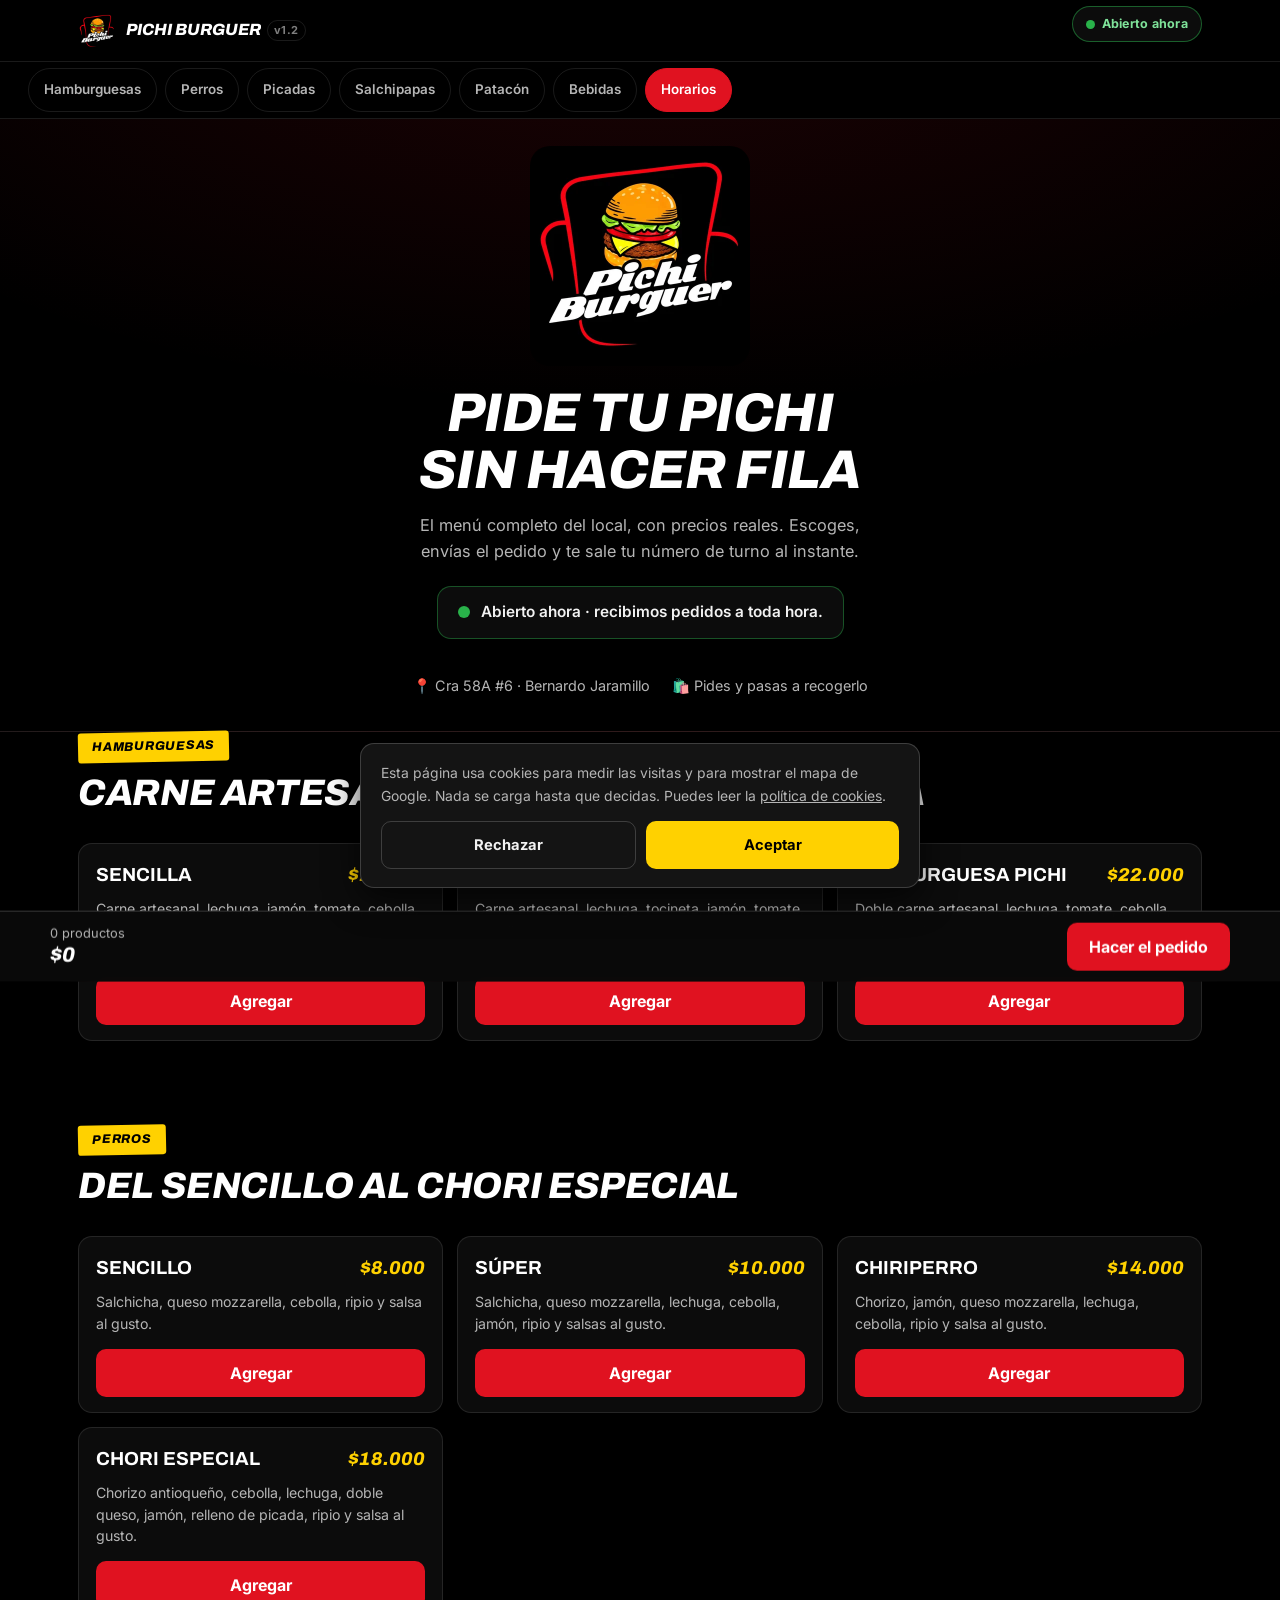
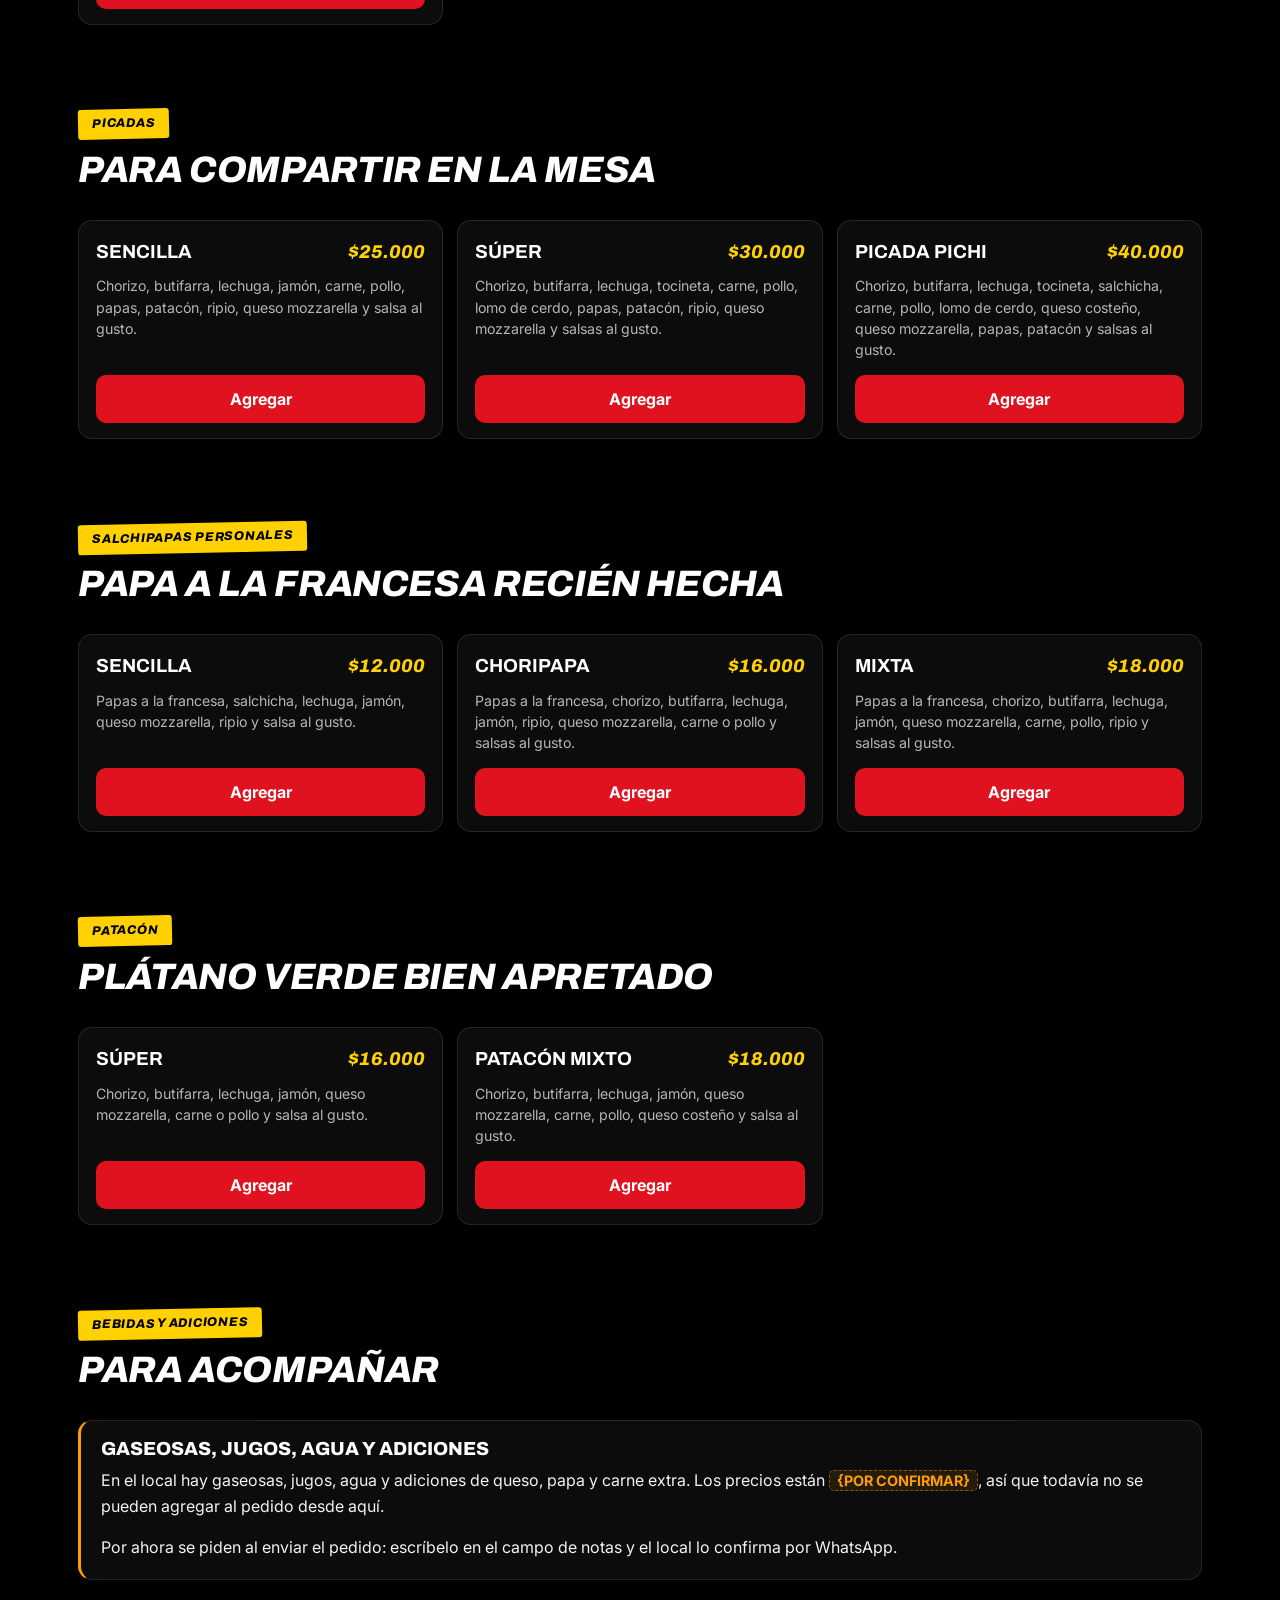
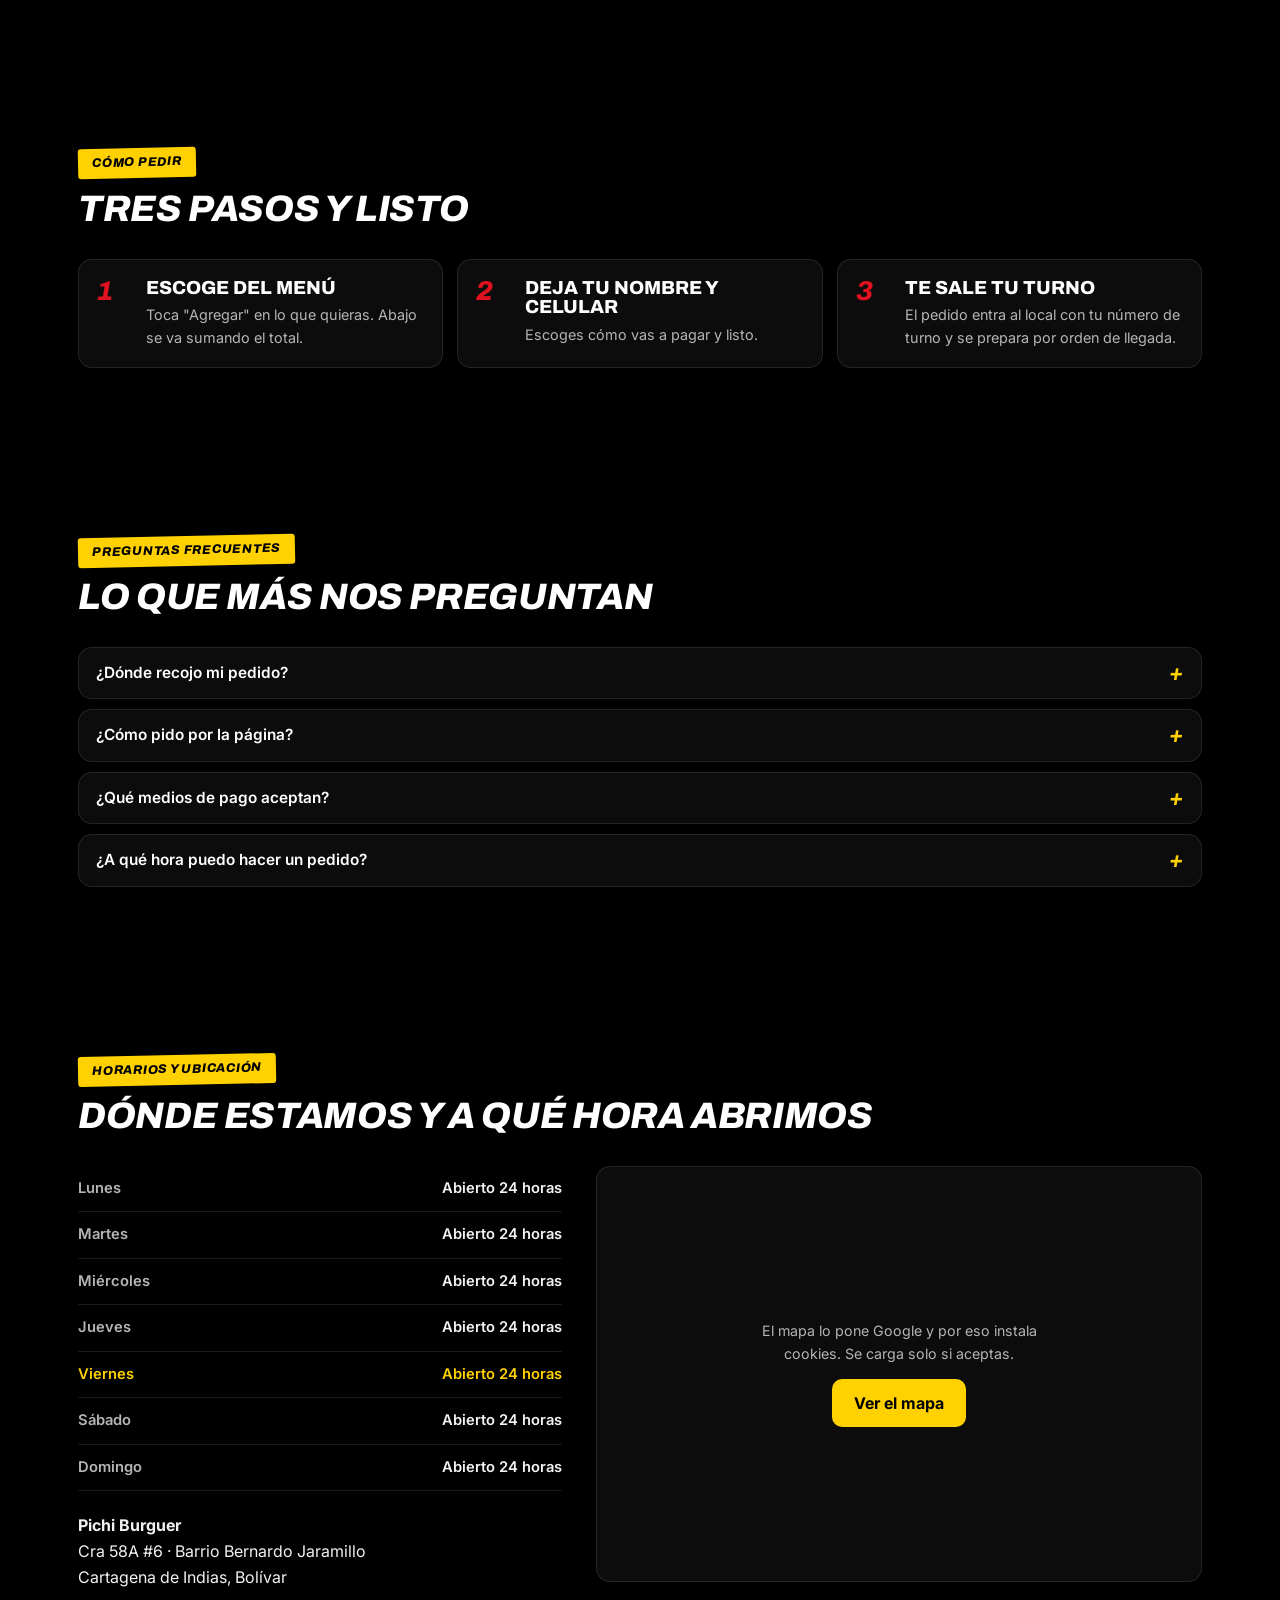
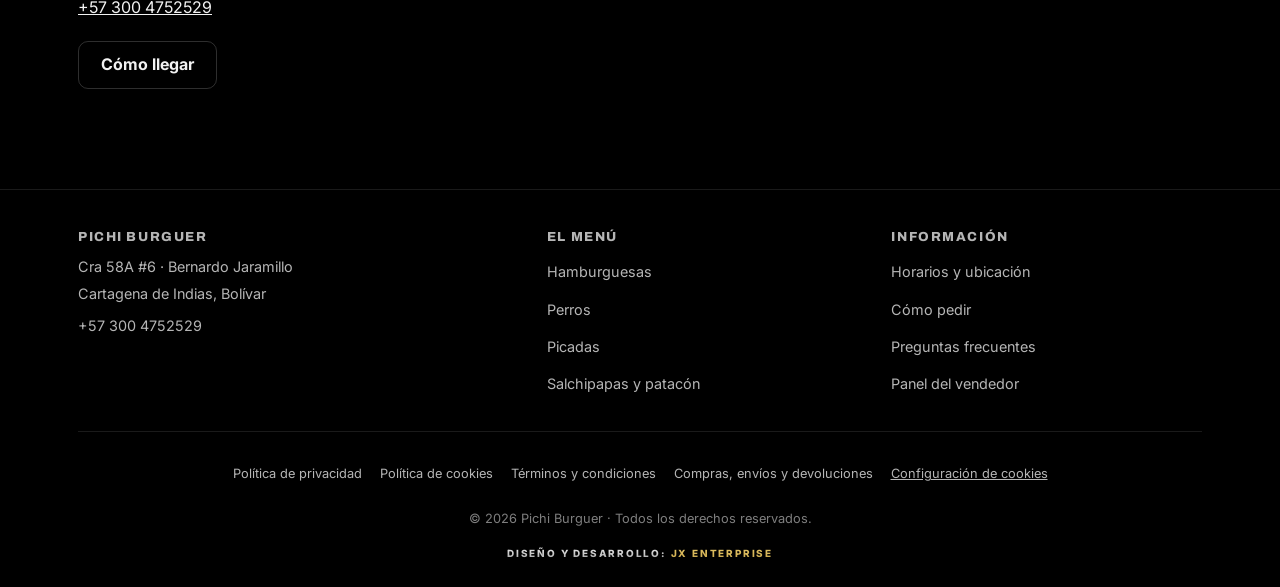
<file: index.html>
<!DOCTYPE html>
<html lang="es">
<head>
<!-- ===========================================================================
     PICHI BURGUER · Sistema de pedidos en línea
     ARCHIVO: index.html  ·  Página del cliente
     ---------------------------------------------------------------------------
     QUÉ ES: la pantalla que ve la gente. Muestra el menú completo del local,
     si está abierto o cerrado en este momento, y permite armar un pedido y
     enviarlo. Al enviarlo, el cliente recibe su número de turno.

     ESTRUCTURA DE LA PÁGINA:
       1. Barra fija con logo y semáforo de estado
       2. Barra de categorías
       3. Portada (logo, estado grande, dirección)
       4. Menú por categorías  ← es la sección que vende
       5. Bebidas y adiciones
       6. Cómo pedir (3 pasos)
       7. Horarios y mapa
       8. Footer con legales
       + Barra del carrito, ventana del pedido, banner de cookies y WhatsApp

     POR QUÉ EL MENÚ ESTÁ ESCRITO AQUÍ Y NO LO PINTA EL JAVASCRIPT:
     para que Google y los bots de IA lean los platos y los precios en el código
     servido. Si el menú lo generara el JS, los buscadores verían una página
     vacía y el local no aparecería en las búsquedas.

     DEPENDE DE: css/styles.css · js/config.js · js/almacen.js · js/script.js
     =========================================================================== -->
<meta charset="UTF-8">
<meta name="viewport" content="width=device-width, initial-scale=1">

<title>Pichi Burguer · Pide tu hamburguesa en línea en Cartagena</title>
<!-- Verificación de Google Search Console (22 de septiembre de 2026).
     ⚠ NO BORRAR NUNCA. Google la vuelve a buscar de vez en cuando: si un día
     no la encuentra, JX pierde el acceso a Search Console y deja de ver cómo lo
     encuentra la gente en Google. No es secreta — está hecha para leerse en la
     página. El día que se conecte el dominio propio (decisión 22), el dominio
     nuevo trae su PROPIA etiqueta: se AGREGA debajo de esta, no la reemplaza. -->
<meta name="google-site-verification" content="AC_Mz1WmR6baSEP51vTijCa_jPr2o1Nr83beHSs2d2Y" />
<meta name="description" content="Hamburguesas, perros, picadas y salchipapas en Pichi Burguer, Cartagena. Pide desde el celular, recibe tu turno y pasa a recogerlo en Bernardo Jaramillo.">
<link rel="canonical" href="https://pedidos-pichi-burguer-ctg.pages.dev/">
<meta name="robots" content="index, follow, max-snippet:-1, max-image-preview:large, max-video-preview:-1">
<meta name="theme-color" content="#000000">
<link rel="sitemap" type="application/xml" href="/sitemap.xml">

<!-- Vista previa al compartir el enlace por WhatsApp, Instagram o Facebook.
     La URL de la imagen es ABSOLUTA a propósito: con ruta relativa, WhatsApp y
     Facebook no muestran la vista previa y el enlace sale "pelado". -->
<meta property="og:type" content="restaurant.restaurant">
<meta property="og:site_name" content="Pichi Burguer">
<meta property="og:locale" content="es_CO">
<meta property="og:title" content="Pichi Burguer · Pide en línea en Cartagena">
<meta property="og:description" content="Hamburguesas, perros, picadas y salchipapas. Pide desde el celular y recibe tu turno al instante.">
<meta property="og:url" content="https://pedidos-pichi-burguer-ctg.pages.dev/">
<meta property="og:image" content="https://pedidos-pichi-burguer-ctg.pages.dev/img/og-pichi-burguer-pedidos.webp">
<meta property="og:image:width" content="1200">
<meta property="og:image:height" content="630">
<meta property="og:image:alt" content="Logo de Pichi Burguer, hamburguesería en Cartagena">
<meta name="twitter:card" content="summary_large_image">
<meta name="twitter:title" content="Pichi Burguer · Pide en línea en Cartagena">
<meta name="twitter:description" content="Hamburguesas, perros, picadas y salchipapas. Pide desde el celular y recibe tu turno al instante.">
<meta name="twitter:image" content="https://pedidos-pichi-burguer-ctg.pages.dev/img/og-pichi-burguer-pedidos.webp">

<!-- Geolocalización del local, para el posicionamiento en Google Maps.
     ⚠ {POR CONFIRMAR}: las coordenadas son a nivel de barrio (Bernardo
     Jaramillo). Cuando el cliente pase el enlace exacto de su ficha de Google,
     reemplazar por las coordenadas precisas de la puerta del local. -->
<meta name="geo.region" content="CO-BOL">
<meta name="geo.placename" content="Cartagena de Indias, Bolívar">
<meta name="geo.position" content="10.398;-75.489">
<meta name="ICBM" content="10.398, -75.489">

<link rel="icon" href="/img/favicon.ico" sizes="any">
<link rel="apple-touch-icon" href="/img/icon-180.png">
<link rel="manifest" href="/site.webmanifest">

<!-- Tipografías cargadas sin bloquear el pintado de la página: se piden como
     recurso de baja prioridad y se aplican al terminar de bajar. Así el texto
     aparece de inmediato aunque la fuente todavía no haya llegado. -->
<link rel="preconnect" href="https://fonts.googleapis.com">
<link rel="preconnect" href="https://fonts.gstatic.com" crossorigin>
<link rel="preload" as="style" href="https://fonts.googleapis.com/css2?family=Archivo:ital,wght@1,700;1,800;1,900&family=Inter:wght@400;500;600;700&display=swap" onload="this.onload=null;this.rel='stylesheet'">
<noscript><link rel="stylesheet" href="https://fonts.googleapis.com/css2?family=Archivo:ital,wght@1,700;1,800;1,900&family=Inter:wght@400;500;600;700&display=swap"></noscript>

<link rel="stylesheet" href="css/styles.css">

<!-- Datos estructurados para Google.
     · Restaurant: la ficha del negocio (dirección, teléfono, horario).
     · hasMenu: el menú completo, con cada plato y su Offer (precio, moneda y
       disponibilidad). La estructura va de arriba hacia abajo — plato → offers
       → Offer — nunca al revés, porque Google rechaza la estructura invertida.
     · FAQPage: las mismas preguntas que se ven en la sección de preguntas
       frecuentes de la página.
       ⚠ YA NO SALEN DESPLEGABLES EN GOOGLE: Google retiró los resultados
       enriquecidos de FAQ el 7 de mayo de 2026. El marcado se conserva igual
       porque sigue siendo válido para schema.org y es lo que leen los bots de
       IA (ChatGPT, Claude, Perplexity) para responder por el local. Lo que NO
       se puede hacer es dejar aquí preguntas que no estén escritas en la
       página: Google exige que el marcado corresponda a contenido visible.
     openingHoursSpecification dice ahora 00:00–23:59, que es como schema.org
     declara "abierto las 24 horas". ⚠ ES TEMPORAL: el horario real del local es
     18:00–23:00 y sigue guardado en js/config.js. Mientras
     horarios.siempreAbierto esté en true, TODO tiene que decir 24 horas o el
     sitio se contradice. Para volver a lo real: CLAUDE.md → decisión 23. -->
<script type="application/ld+json">
{
  "@context": "https://schema.org",
  "@graph": [
    {
      "@type": "WebSite",
      "@id": "https://pedidos-pichi-burguer-ctg.pages.dev/#sitio",
      "url": "https://pedidos-pichi-burguer-ctg.pages.dev/",
      "name": "Pichi Burguer · Pedidos en línea",
      "inLanguage": "es-CO",
      "publisher": { "@id": "https://pedidos-pichi-burguer-ctg.pages.dev/#negocio" }
    },
    {
      "@type": "Restaurant",
      "@id": "https://pedidos-pichi-burguer-ctg.pages.dev/#negocio",
      "name": "Pichi Burguer",
      "url": "https://pedidos-pichi-burguer-ctg.pages.dev/",
      "image": "https://pedidos-pichi-burguer-ctg.pages.dev/img/logo-pichi-burguer-cartagena.webp",
      "telephone": "+573004752529",
      "priceRange": "$$",
      "servesCuisine": ["Comida rápida", "Hamburguesas", "Perros calientes", "Comida colombiana"],
      "currenciesAccepted": "COP",
      "paymentAccepted": "Efectivo, Nequi, Transferencia",
      "acceptsReservations": false,
      "areaServed": { "@type": "City", "name": "Cartagena de Indias" },
      "address": {
        "@type": "PostalAddress",
        "streetAddress": "Cra 58A #6, Bernardo Jaramillo",
        "addressLocality": "Cartagena de Indias",
        "addressRegion": "Bolívar",
        "addressCountry": "CO"
      },
      "geo": { "@type": "GeoCoordinates", "latitude": 10.398, "longitude": -75.489 },
      "hasMap": "https://www.google.com/maps/search/?api=1&query=Cra+58A+%236%2C+Bernardo+Jaramillo%2C+Cartagena+de+Indias",
      "potentialAction": {
        "@type": "OrderAction",
        "target": {
          "@type": "EntryPoint",
          "urlTemplate": "https://pedidos-pichi-burguer-ctg.pages.dev/",
          "actionPlatform": [
            "http://schema.org/DesktopWebPlatform",
            "http://schema.org/MobileWebPlatform",
            "http://schema.org/AndroidPlatform",
            "http://schema.org/IOSPlatform"
          ],
          "inLanguage": "es-CO"
        },
        "deliveryMethod": "http://purl.org/goodrelations/v1#ServicePickup"
      },
      "openingHoursSpecification": [
        { "@type": "OpeningHoursSpecification",
          "dayOfWeek": ["Monday","Tuesday","Wednesday","Thursday","Friday","Saturday","Sunday"],
          "opens": "00:00", "closes": "23:59" }
      ],
      "hasMenu": {
        "@type": "Menu",
        "name": "Menú Pichi Burguer",
        "inLanguage": "es-CO",
        "hasMenuSection": [
          {
            "@type": "MenuSection", "name": "Hamburguesas",
            "hasMenuItem": [
              { "@type": "MenuItem", "name": "Hamburguesa Sencilla", "description": "Carne artesanal, lechuga, jamón, tomate, cebolla, queso mozzarella, salsa al gusto y papas a la francesa.", "offers": { "@type": "Offer", "price": "16000", "priceCurrency": "COP", "availability": "https://schema.org/InStock" } },
              { "@type": "MenuItem", "name": "Hamburguesa Especial", "description": "Carne artesanal, lechuga, tocineta, jamón, tomate, cebolla, queso mozzarella, chorizo, salsa al gusto y papas a la francesa.", "offers": { "@type": "Offer", "price": "18000", "priceCurrency": "COP", "availability": "https://schema.org/InStock" } },
              { "@type": "MenuItem", "name": "Hamburguesa Pichi", "description": "Doble carne artesanal, lechuga, tomate, cebolla, jamón, tocineta, queso mozzarella, salsa al gusto y papas a la francesa.", "offers": { "@type": "Offer", "price": "22000", "priceCurrency": "COP", "availability": "https://schema.org/InStock" } }
            ]
          },
          {
            "@type": "MenuSection", "name": "Perros",
            "hasMenuItem": [
              { "@type": "MenuItem", "name": "Perro Sencillo", "description": "Salchicha, queso mozzarella, cebolla, ripio y salsa al gusto.", "offers": { "@type": "Offer", "price": "8000", "priceCurrency": "COP", "availability": "https://schema.org/InStock" } },
              { "@type": "MenuItem", "name": "Perro Súper", "description": "Salchicha, queso mozzarella, lechuga, cebolla, jamón, ripio y salsas al gusto.", "offers": { "@type": "Offer", "price": "10000", "priceCurrency": "COP", "availability": "https://schema.org/InStock" } },
              { "@type": "MenuItem", "name": "Chiriperro", "description": "Chorizo, jamón, queso mozzarella, lechuga, cebolla, ripio y salsa al gusto.", "offers": { "@type": "Offer", "price": "14000", "priceCurrency": "COP", "availability": "https://schema.org/InStock" } },
              { "@type": "MenuItem", "name": "Chori Especial", "description": "Chorizo antioqueño, cebolla, lechuga, doble queso, jamón, relleno de picada, ripio y salsa al gusto.", "offers": { "@type": "Offer", "price": "18000", "priceCurrency": "COP", "availability": "https://schema.org/InStock" } }
            ]
          },
          {
            "@type": "MenuSection", "name": "Picadas",
            "hasMenuItem": [
              { "@type": "MenuItem", "name": "Picada Sencilla", "description": "Chorizo, butifarra, lechuga, jamón, carne, pollo, papas, patacón, ripio, queso mozzarella y salsa al gusto.", "offers": { "@type": "Offer", "price": "25000", "priceCurrency": "COP", "availability": "https://schema.org/InStock" } },
              { "@type": "MenuItem", "name": "Picada Súper", "description": "Chorizo, butifarra, lechuga, tocineta, carne, pollo, lomo de cerdo, papas, patacón, ripio, queso mozzarella y salsas al gusto.", "offers": { "@type": "Offer", "price": "30000", "priceCurrency": "COP", "availability": "https://schema.org/InStock" } },
              { "@type": "MenuItem", "name": "Picada Pichi", "description": "Chorizo, butifarra, lechuga, tocineta, salchicha, carne, pollo, lomo de cerdo, queso costeño, queso mozzarella, papas, patacón y salsas al gusto.", "offers": { "@type": "Offer", "price": "40000", "priceCurrency": "COP", "availability": "https://schema.org/InStock" } }
            ]
          },
          {
            "@type": "MenuSection", "name": "Salchipapas personales",
            "hasMenuItem": [
              { "@type": "MenuItem", "name": "Salchipapa Sencilla", "description": "Papas a la francesa, salchicha, lechuga, jamón, queso mozzarella, ripio y salsa al gusto.", "offers": { "@type": "Offer", "price": "12000", "priceCurrency": "COP", "availability": "https://schema.org/InStock" } },
              { "@type": "MenuItem", "name": "Choripapa", "description": "Papas a la francesa, chorizo, butifarra, lechuga, jamón, ripio, queso mozzarella, carne o pollo y salsas al gusto.", "offers": { "@type": "Offer", "price": "16000", "priceCurrency": "COP", "availability": "https://schema.org/InStock" } },
              { "@type": "MenuItem", "name": "Salchipapa Mixta", "description": "Papas a la francesa, chorizo, butifarra, lechuga, jamón, queso mozzarella, carne, pollo, ripio y salsas al gusto.", "offers": { "@type": "Offer", "price": "18000", "priceCurrency": "COP", "availability": "https://schema.org/InStock" } }
            ]
          },
          {
            "@type": "MenuSection", "name": "Patacón",
            "hasMenuItem": [
              { "@type": "MenuItem", "name": "Patacón Súper", "description": "Chorizo, butifarra, lechuga, jamón, queso mozzarella, carne o pollo y salsa al gusto.", "offers": { "@type": "Offer", "price": "16000", "priceCurrency": "COP", "availability": "https://schema.org/InStock" } },
              { "@type": "MenuItem", "name": "Patacón Mixto", "description": "Chorizo, butifarra, lechuga, jamón, queso mozzarella, carne, pollo, queso costeño y salsa al gusto.", "offers": { "@type": "Offer", "price": "18000", "priceCurrency": "COP", "availability": "https://schema.org/InStock" } }
            ]
          }
        ]
      }
    },
    {
      "@type": "FAQPage",
      "@id": "https://pedidos-pichi-burguer-ctg.pages.dev/#faq",
      "mainEntity": [
        { "@type": "Question", "name": "¿Dónde recojo mi pedido?", "acceptedAnswer": { "@type": "Answer", "text": "En el local, en la Cra 58A #6, barrio Bernardo Jaramillo, Cartagena. Por ahora todos los pedidos son para recoger: pides desde el celular, recibes tu número de turno y pasas por él." } },
        { "@type": "Question", "name": "¿Cómo pido por la página?", "acceptedAnswer": { "@type": "Answer", "text": "Se escogen los productos del menú, se escribe el nombre y el teléfono y se envía el pedido. La página entrega de inmediato un número de turno y el pedido llega al local." } },
        { "@type": "Question", "name": "¿Qué medios de pago aceptan?", "acceptedAnswer": { "@type": "Answer", "text": "Efectivo, Nequi y transferencia." } },
        { "@type": "Question", "name": "¿A qué hora puedo hacer un pedido?", "acceptedAnswer": { "@type": "Answer", "text": "Por ahora recibimos pedidos a toda hora, todos los días. La página muestra siempre, en la barra de arriba, si el local está abierto o cerrado en ese momento." } }
      ]
    }
  ]
}
</script>
</head>

<body>

<a class="skip-link" href="#menu">Saltar al menú</a>

<!-- ===========================================================
     SECCIÓN: PANTALLA DE CERRADO
     Qué es: la cortina que tapa la página mientras el local no
              está atendiendo, con el letrero colgado que se mece
              y la cuenta regresiva hasta la hora de abrir.
     Función: que nadie arme un pedido creyendo que se lo van a
              preparar. El local abre 5 horas al día.
     OJO: va oculta con "hidden" y la muestra js/script.js solo si
          el local está cerrado. Si el JavaScript fallara, la
          cortina no aparece y la página se ve normal — falla del
          lado seguro, nunca dejando al cliente encerrado.
     El contenido de la página sigue existiendo DEBAJO: esto tapa,
     no borra. Así Google sigue leyendo el menú de madrugada.
     Depende de: css/styles.css (.cerrado, .letrero) y js/script.js.
     =========================================================== -->
<div class="cerrado" id="pantallaCerrado" role="dialog" aria-modal="true"
     aria-labelledby="cerradoTitulo" hidden>
  <div class="cerrado__int">

    <img class="cerrado__logo" src="img/logo-pichi-burguer-cartagena-440.webp"
         alt="Logo de Pichi Burguer" width="84" height="84">

    <p class="cerrado__lema" id="cerradoTitulo">Te esperamos pronto</p>

    <!-- El letrero: un clavo, dos cuerdas y la tabla. Todo lo que cuelga del
         clavo gira junto, por eso va dentro de .letrero__pendulo. -->
    <div class="letrero" aria-hidden="true">
      <span class="letrero__clavo"></span>
      <div class="letrero__pendulo">
        <svg class="letrero__cuerdas" viewBox="0 0 258 68" preserveAspectRatio="none" focusable="false">
          <line x1="129" y1="1" x2="36" y2="64"/>
          <line x1="129" y1="1" x2="222" y2="64"/>
        </svg>
        <span class="letrero__tabla">Cerrado</span>
      </div>
    </div>
    <!-- El mismo texto, pero legible para un lector de pantalla: el letrero de
         arriba es un dibujo y va marcado aria-hidden. -->
    <span class="sr-only">El local está cerrado en este momento.</span>

    <p class="cerrado__horario" id="cerradoHorario">Consultando el horario…</p>

    <p class="cerrado__cuenta">
      Abrimos en
      <span class="cerrado__reloj" id="cerradoReloj" role="timer" aria-live="off">--:--:--</span>
    </p>

    <div class="cerrado__btns">
      <a class="btn btn--ama"
         href="https://wa.me/573004752529?text=Hola%2C%20quiero%20preguntar%20algo%20sobre%20Pichi%20Burguer"
         target="_blank" rel="noopener" data-evento="whatsapp_cerrado">Escríbenos por WhatsApp</a>
    </div>

    <!-- La salida al menú. Se puede mirar y ver precios; PEDIR sigue bloqueado
         hasta la hora de abrir, igual que antes. Sin esta salida, el cliente que
         busca de día se estrella con un muro y se va a otro local. -->
    <p class="cerrado__salida">
      <button type="button" class="btn-texto" id="btnVerMenu">Ver el menú de todas formas</button>
    </p>

  </div>
</div>

<!-- ===========================================================
     SECCIÓN: BARRA SUPERIOR
     Qué es: barra fija con el logo y el semáforo de estado.
     Función: que el visitante sepa si el local está abierto sin
              tener que hacer scroll. Es lo primero que pregunta.
     Depende de: js/script.js pone la clase esta-abierto / esta-cerrado
                 y escribe el texto según el horario de config.js.
     =========================================================== -->
<header class="barra">
  <div class="barra__int">
    <a class="barra__marca" href="#inicio">
      <img class="barra__logo" src="img/logo-pichi-burguer-cartagena-440.webp"
           alt="Logo de Pichi Burguer" width="38" height="38">
      <!-- Versión del sitio. ⚠ Está escrita en el HTML a propósito, no la pinta
           el JS: así se ve aunque el JavaScript falle, y sirve justo para lo
           que se creó — comprobar de un vistazo si la actualización llegó de
           verdad al celular de alguien. Si dice la vieja, el navegador está
           sirviendo una copia guardada.
           ⚠ VIVE EN LAS 7 PÁGINAS. Para subirla se cambian todas de una:
           sed -i 's|\(class="sitio-version"[^>]*\)>v1\.2<|\1>v1.3<|' *.html
           y se anota en la bitácora de CLAUDE.md. -->
      <span class="barra__nombre">Pichi Burguer</span>
      <span class="sitio-version" title="Versión publicada del sitio">v1.2</span>
    </a>
    <p class="estado" id="estadoBarra" role="status">
      <span class="estado__luz" aria-hidden="true"></span>
      <span id="estadoBarraTexto">Comprobando…</span>
    </p>
  </div>
</header>

<!-- ===========================================================
     SECCIÓN: BARRA DE CATEGORÍAS
     Qué es: accesos directos a cada grupo del menú.
     Función: en un menú de 15 platos, evita que el cliente tenga
              que bajar buscando. Se desliza de lado en el celular.
     Depende de: .categorias en css/styles.css; js/script.js marca
                 la categoría por la que va el scroll.
     =========================================================== -->
<nav class="categorias" id="navCategorias" aria-label="Categorías del menú">
  <div class="categorias__int">
    <a href="#hamburguesas">Hamburguesas</a>
    <a href="#perros">Perros</a>
    <a href="#picadas">Picadas</a>
    <a href="#salchipapas">Salchipapas</a>
    <a href="#patacon">Patacón</a>
    <a href="#bebidas">Bebidas</a>
    <a href="#horarios">Horarios</a>
  </div>
</nav>

<main id="inicio">

  <!-- ===========================================================
       SECCIÓN: PORTADA
       Qué es: la entrada de la página con el logo y el estado.
       Función: en tres segundos el visitante sabe dónde está, si
                puede pedir ahora y dónde queda el local.
       =========================================================== -->
  <section class="portada">
    <div class="contenedor">

      <!-- La imagen del logo es la más grande de la pantalla inicial, así que
           se carga con prioridad alta y SIN "lazy": es la que define la
           velocidad percibida de la página. -->
      <img class="portada__logo" src="img/logo-pichi-burguer-cartagena-440.webp"
           alt="Logo de Pichi Burguer, hamburguesería en el barrio Bernardo Jaramillo de Cartagena"
           width="220" height="220" fetchpriority="high">

      <!-- ▼▼▼ ZONA EDITABLE · TEXTOS ▼▼▼
           QUÉ CAMBIAR: el título grande y la frase que va debajo.
           CÓMO: cambia el texto que está entre > y < sin borrar las etiquetas.
           EJEMPLO: donde dice "Pide tu Pichi sin hacer fila" escribe
                    "Tu antojo, en minutos". Igual con la frase de abajo.
           LÍMITE: título máx. 45 caracteres; frase máx. 120 caracteres.
                   Más largo se sale de la pantalla en celulares pequeños.
           NO TOCAR: class, div, span, ni nada fuera de esta zona.
      -->
      <h1>Pide tu Pichi<br>sin hacer fila</h1>
      <p class="portada__lema">
        El menú completo del local, con precios reales. Escoges, envías el pedido
        y te sale tu número de turno al instante.
      </p>
      <!-- ▲▲▲ FIN ZONA EDITABLE · TEXTOS ▲▲▲ -->

      <p class="aviso-estado" id="avisoEstado">
        <span class="estado__luz" aria-hidden="true"></span>
        <span id="avisoEstadoTexto">Comprobando el horario del local…</span>
      </p>

      <div class="portada__datos">
        <span>📍 Cra 58A #6 · Bernardo Jaramillo</span>
        <span>🛍️ Pides y pasas a recogerlo</span>
      </div>
    </div>
  </section>

  <!-- ===========================================================
       SECCIÓN: MENÚ
       Qué es: el catálogo completo del local, en cinco categorías.
       Función: es LA sección que convierte. El cliente decide aquí.
       Depende de: .menu-grid y .plato en css/styles.css.
                   js/script.js lee data-nombre y data-precio de cada
                   botón "Agregar" para armar el carrito y el total.
       =========================================================== -->
  <div id="menu">

    <!-- ===========================================================
         SEGUIMIENTO DEL PEDIDO EN CURSO
         Qué es: si este celular tiene un pedido de hace poco que
         todavía no le han entregado, al entrar a la página lo
         primero que ve es cómo va, sin tener que preguntar nada.
         Por qué: antes, el cliente que cerraba la pestaña se
         quedaba a ciegas. Tenía el número de turno y nada más, y
         la única salida era llamar al local — que es tiempo que
         el vendedor no está cocinando.
         ⚠ Va ARRIBA de "repetir el último pedido" a propósito:
         quien tiene un pedido en curso quiere saber de ESE, no
         que le ofrezcan pedir otra vez.
         ⚠ Arranca con hidden y lo enciende el JS. Si el
         JavaScript fallara no aparece, en vez de quedarse un
         cartel vacío: falla del lado seguro.
         =========================================================== -->
    <section class="curso" id="pedidoEnCurso" hidden aria-live="polite">
      <div class="contenedor">
        <button type="button" class="curso__caja" id="cursoAbrir">
          <span class="curso__turno">
            <b id="cursoNumero">–</b>
            <span>Tu turno</span>
          </span>
          <span class="curso__txt">
            <strong id="cursoEstado">Consultando…</strong>
            <span id="cursoDetalle"></span>
          </span>
          <span class="curso__ver" aria-hidden="true">Ver →</span>
        </button>
      </div>
    </section>

    <!-- ===========================================================
         REPETIR EL ÚLTIMO PEDIDO
         Qué es: un atajo para el cliente que ya pidió antes.
         Función: en comida rápida mucha gente repite siempre lo
                  mismo. Que le tome un toque en vez de rearmar el
                  pedido plato por plato.
         Arranca oculto; js/script.js lo muestra solo si encuentra un
         pedido anterior guardado en ESTE celular. Los precios NO se
         guardan: se vuelven a leer del menú al agregarlo, para que
         nunca se cobre un precio viejo.
         =========================================================== -->
    <section class="repetir" id="repetirPedido" hidden>
      <div class="contenedor">
        <div class="repetir__caja">
          <div class="repetir__txt">
            <h2>¿Lo mismo de la otra vez?</h2>
            <p id="repetirDetalle"></p>
          </div>
          <div class="repetir__btns">
            <button type="button" class="btn btn--ama" id="btnRepetir">Agregarlo al carrito</button>
            <button type="button" class="btn-texto" id="btnOlvidarPedido">No, gracias</button>
          </div>
        </div>
      </div>
    </section>

    <!-- ▼▼▼ ZONA EDITABLE · PRODUCTOS ▼▼▼
         QUÉ CAMBIAR: nombre, descripción y precio de cada plato; y agregar o
                      quitar platos completos copiando un bloque <article>.
         CÓMO: cambia el texto entre > y <. En el precio hay que cambiarlo en
               DOS lugares del mismo plato:
                 1) lo que se ve:        <span class="plato__precio">$16.000</span>
                 2) lo que suma el carrito: data-precio="16000"
               El de data-precio va SIN puntos ni signo de pesos.
         EJEMPLO: $16.000 y data-precio="16000"  →  $17.000 y data-precio="17000"
         LÍMITE: nombre máx. 28 caracteres · descripción máx. 165 caracteres.
                 Más largo descuadra la tarjeta en celulares pequeños.
         ⚠ SE REPITE EN: el bloque JSON-LD del <head> (cada plato aparece ahí
           con su precio dentro de "offers"). SI CAMBIA UN PRECIO, HAY QUE
           CAMBIARLO TAMBIÉN ALLÁ o Google mostrará el precio viejo.
         NO TOCAR: class, data-id, article, div, ni nada fuera de esta zona.
    -->

    <!-- Categoría 1: Hamburguesas -->
    <section class="grupo" id="hamburguesas">
      <div class="contenedor">
        <div class="seccion-cab">
          <span class="etiqueta">Hamburguesas</span>
          <h2>Carne artesanal y papas a la francesa</h2>
        </div>
        <div class="menu-grid">

          <article class="plato" data-id="ham-sencilla">
            <div class="plato__cab">
              <h3 class="plato__nombre">Sencilla</h3>
              <span class="plato__precio">$16.000</span>
            </div>
            <p class="plato__desc">Carne artesanal, lechuga, jamón, tomate, cebolla, queso mozzarella, salsa al gusto y papas a la francesa.</p>
            <button type="button" class="btn btn--rojo btn--ancho plato__agregar"
                    data-nombre="Hamburguesa Sencilla" data-precio="16000">Agregar</button>
            <div class="contador">
              <button type="button" class="contador__btn" data-accion="menos" aria-label="Quitar una Hamburguesa Sencilla">−</button>
              <span class="contador__n">1</span>
              <button type="button" class="contador__btn" data-accion="mas" aria-label="Agregar otra Hamburguesa Sencilla">+</button>
            </div>
          </article>

          <article class="plato" data-id="ham-especial">
            <div class="plato__cab">
              <h3 class="plato__nombre">Especial</h3>
              <span class="plato__precio">$18.000</span>
            </div>
            <p class="plato__desc">Carne artesanal, lechuga, tocineta, jamón, tomate, cebolla, queso mozzarella, chorizo, salsa al gusto y papas a la francesa.</p>
            <button type="button" class="btn btn--rojo btn--ancho plato__agregar"
                    data-nombre="Hamburguesa Especial" data-precio="18000">Agregar</button>
            <div class="contador">
              <button type="button" class="contador__btn" data-accion="menos" aria-label="Quitar una Hamburguesa Especial">−</button>
              <span class="contador__n">1</span>
              <button type="button" class="contador__btn" data-accion="mas" aria-label="Agregar otra Hamburguesa Especial">+</button>
            </div>
          </article>

          <article class="plato" data-id="ham-pichi">
            <div class="plato__cab">
              <h3 class="plato__nombre">Hamburguesa Pichi</h3>
              <span class="plato__precio">$22.000</span>
            </div>
            <p class="plato__desc">Doble carne artesanal, lechuga, tomate, cebolla, jamón, tocineta, queso mozzarella, salsa al gusto y papas a la francesa.</p>
            <button type="button" class="btn btn--rojo btn--ancho plato__agregar"
                    data-nombre="Hamburguesa Pichi" data-precio="22000">Agregar</button>
            <div class="contador">
              <button type="button" class="contador__btn" data-accion="menos" aria-label="Quitar una Hamburguesa Pichi">−</button>
              <span class="contador__n">1</span>
              <button type="button" class="contador__btn" data-accion="mas" aria-label="Agregar otra Hamburguesa Pichi">+</button>
            </div>
          </article>

        </div>
      </div>
    </section>

    <!-- Categoría 2: Perros -->
    <section class="grupo" id="perros">
      <div class="contenedor">
        <div class="seccion-cab">
          <span class="etiqueta">Perros</span>
          <h2>Del sencillo al Chori Especial</h2>
        </div>
        <div class="menu-grid">

          <article class="plato" data-id="perro-sencillo">
            <div class="plato__cab">
              <h3 class="plato__nombre">Sencillo</h3>
              <span class="plato__precio">$8.000</span>
            </div>
            <p class="plato__desc">Salchicha, queso mozzarella, cebolla, ripio y salsa al gusto.</p>
            <button type="button" class="btn btn--rojo btn--ancho plato__agregar"
                    data-nombre="Perro Sencillo" data-precio="8000">Agregar</button>
            <div class="contador">
              <button type="button" class="contador__btn" data-accion="menos" aria-label="Quitar un Perro Sencillo">−</button>
              <span class="contador__n">1</span>
              <button type="button" class="contador__btn" data-accion="mas" aria-label="Agregar otro Perro Sencillo">+</button>
            </div>
          </article>

          <article class="plato" data-id="perro-super">
            <div class="plato__cab">
              <h3 class="plato__nombre">Súper</h3>
              <span class="plato__precio">$10.000</span>
            </div>
            <p class="plato__desc">Salchicha, queso mozzarella, lechuga, cebolla, jamón, ripio y salsas al gusto.</p>
            <button type="button" class="btn btn--rojo btn--ancho plato__agregar"
                    data-nombre="Perro Súper" data-precio="10000">Agregar</button>
            <div class="contador">
              <button type="button" class="contador__btn" data-accion="menos" aria-label="Quitar un Perro Súper">−</button>
              <span class="contador__n">1</span>
              <button type="button" class="contador__btn" data-accion="mas" aria-label="Agregar otro Perro Súper">+</button>
            </div>
          </article>

          <article class="plato" data-id="chiriperro">
            <div class="plato__cab">
              <h3 class="plato__nombre">Chiriperro</h3>
              <span class="plato__precio">$14.000</span>
            </div>
            <p class="plato__desc">Chorizo, jamón, queso mozzarella, lechuga, cebolla, ripio y salsa al gusto.</p>
            <button type="button" class="btn btn--rojo btn--ancho plato__agregar"
                    data-nombre="Chiriperro" data-precio="14000">Agregar</button>
            <div class="contador">
              <button type="button" class="contador__btn" data-accion="menos" aria-label="Quitar un Chiriperro">−</button>
              <span class="contador__n">1</span>
              <button type="button" class="contador__btn" data-accion="mas" aria-label="Agregar otro Chiriperro">+</button>
            </div>
          </article>

          <article class="plato" data-id="chori-especial">
            <div class="plato__cab">
              <h3 class="plato__nombre">Chori Especial</h3>
              <span class="plato__precio">$18.000</span>
            </div>
            <p class="plato__desc">Chorizo antioqueño, cebolla, lechuga, doble queso, jamón, relleno de picada, ripio y salsa al gusto.</p>
            <button type="button" class="btn btn--rojo btn--ancho plato__agregar"
                    data-nombre="Chori Especial" data-precio="18000">Agregar</button>
            <div class="contador">
              <button type="button" class="contador__btn" data-accion="menos" aria-label="Quitar un Chori Especial">−</button>
              <span class="contador__n">1</span>
              <button type="button" class="contador__btn" data-accion="mas" aria-label="Agregar otro Chori Especial">+</button>
            </div>
          </article>

        </div>
      </div>
    </section>

    <!-- Categoría 3: Picadas -->
    <section class="grupo" id="picadas">
      <div class="contenedor">
        <div class="seccion-cab">
          <span class="etiqueta">Picadas</span>
          <h2>Para compartir en la mesa</h2>
        </div>
        <div class="menu-grid">

          <article class="plato" data-id="picada-sencilla">
            <div class="plato__cab">
              <h3 class="plato__nombre">Sencilla</h3>
              <span class="plato__precio">$25.000</span>
            </div>
            <p class="plato__desc">Chorizo, butifarra, lechuga, jamón, carne, pollo, papas, patacón, ripio, queso mozzarella y salsa al gusto.</p>
            <button type="button" class="btn btn--rojo btn--ancho plato__agregar"
                    data-nombre="Picada Sencilla" data-precio="25000">Agregar</button>
            <div class="contador">
              <button type="button" class="contador__btn" data-accion="menos" aria-label="Quitar una Picada Sencilla">−</button>
              <span class="contador__n">1</span>
              <button type="button" class="contador__btn" data-accion="mas" aria-label="Agregar otra Picada Sencilla">+</button>
            </div>
          </article>

          <article class="plato" data-id="picada-super">
            <div class="plato__cab">
              <h3 class="plato__nombre">Súper</h3>
              <span class="plato__precio">$30.000</span>
            </div>
            <p class="plato__desc">Chorizo, butifarra, lechuga, tocineta, carne, pollo, lomo de cerdo, papas, patacón, ripio, queso mozzarella y salsas al gusto.</p>
            <button type="button" class="btn btn--rojo btn--ancho plato__agregar"
                    data-nombre="Picada Súper" data-precio="30000">Agregar</button>
            <div class="contador">
              <button type="button" class="contador__btn" data-accion="menos" aria-label="Quitar una Picada Súper">−</button>
              <span class="contador__n">1</span>
              <button type="button" class="contador__btn" data-accion="mas" aria-label="Agregar otra Picada Súper">+</button>
            </div>
          </article>

          <article class="plato" data-id="picada-pichi">
            <div class="plato__cab">
              <h3 class="plato__nombre">Picada Pichi</h3>
              <span class="plato__precio">$40.000</span>
            </div>
            <p class="plato__desc">Chorizo, butifarra, lechuga, tocineta, salchicha, carne, pollo, lomo de cerdo, queso costeño, queso mozzarella, papas, patacón y salsas al gusto.</p>
            <button type="button" class="btn btn--rojo btn--ancho plato__agregar"
                    data-nombre="Picada Pichi" data-precio="40000">Agregar</button>
            <div class="contador">
              <button type="button" class="contador__btn" data-accion="menos" aria-label="Quitar una Picada Pichi">−</button>
              <span class="contador__n">1</span>
              <button type="button" class="contador__btn" data-accion="mas" aria-label="Agregar otra Picada Pichi">+</button>
            </div>
          </article>

        </div>
      </div>
    </section>

    <!-- Categoría 4: Salchipapas -->
    <section class="grupo" id="salchipapas">
      <div class="contenedor">
        <div class="seccion-cab">
          <span class="etiqueta">Salchipapas personales</span>
          <h2>Papa a la francesa recién hecha</h2>
        </div>
        <div class="menu-grid">

          <article class="plato" data-id="salchi-sencilla">
            <div class="plato__cab">
              <h3 class="plato__nombre">Sencilla</h3>
              <span class="plato__precio">$12.000</span>
            </div>
            <p class="plato__desc">Papas a la francesa, salchicha, lechuga, jamón, queso mozzarella, ripio y salsa al gusto.</p>
            <button type="button" class="btn btn--rojo btn--ancho plato__agregar"
                    data-nombre="Salchipapa Sencilla" data-precio="12000">Agregar</button>
            <div class="contador">
              <button type="button" class="contador__btn" data-accion="menos" aria-label="Quitar una Salchipapa Sencilla">−</button>
              <span class="contador__n">1</span>
              <button type="button" class="contador__btn" data-accion="mas" aria-label="Agregar otra Salchipapa Sencilla">+</button>
            </div>
          </article>

          <article class="plato" data-id="choripapa">
            <div class="plato__cab">
              <h3 class="plato__nombre">Choripapa</h3>
              <span class="plato__precio">$16.000</span>
            </div>
            <p class="plato__desc">Papas a la francesa, chorizo, butifarra, lechuga, jamón, ripio, queso mozzarella, carne o pollo y salsas al gusto.</p>
            <button type="button" class="btn btn--rojo btn--ancho plato__agregar"
                    data-nombre="Choripapa" data-precio="16000">Agregar</button>
            <div class="contador">
              <button type="button" class="contador__btn" data-accion="menos" aria-label="Quitar una Choripapa">−</button>
              <span class="contador__n">1</span>
              <button type="button" class="contador__btn" data-accion="mas" aria-label="Agregar otra Choripapa">+</button>
            </div>
          </article>

          <article class="plato" data-id="salchi-mixta">
            <div class="plato__cab">
              <h3 class="plato__nombre">Mixta</h3>
              <span class="plato__precio">$18.000</span>
            </div>
            <p class="plato__desc">Papas a la francesa, chorizo, butifarra, lechuga, jamón, queso mozzarella, carne, pollo, ripio y salsas al gusto.</p>
            <button type="button" class="btn btn--rojo btn--ancho plato__agregar"
                    data-nombre="Salchipapa Mixta" data-precio="18000">Agregar</button>
            <div class="contador">
              <button type="button" class="contador__btn" data-accion="menos" aria-label="Quitar una Salchipapa Mixta">−</button>
              <span class="contador__n">1</span>
              <button type="button" class="contador__btn" data-accion="mas" aria-label="Agregar otra Salchipapa Mixta">+</button>
            </div>
          </article>

        </div>
      </div>
    </section>

    <!-- Categoría 5: Patacón -->
    <section class="grupo" id="patacon">
      <div class="contenedor">
        <div class="seccion-cab">
          <span class="etiqueta">Patacón</span>
          <h2>Plátano verde bien apretado</h2>
        </div>
        <div class="menu-grid">

          <article class="plato" data-id="patacon-super">
            <div class="plato__cab">
              <h3 class="plato__nombre">Súper</h3>
              <span class="plato__precio">$16.000</span>
            </div>
            <p class="plato__desc">Chorizo, butifarra, lechuga, jamón, queso mozzarella, carne o pollo y salsa al gusto.</p>
            <button type="button" class="btn btn--rojo btn--ancho plato__agregar"
                    data-nombre="Patacón Súper" data-precio="16000">Agregar</button>
            <div class="contador">
              <button type="button" class="contador__btn" data-accion="menos" aria-label="Quitar un Patacón Súper">−</button>
              <span class="contador__n">1</span>
              <button type="button" class="contador__btn" data-accion="mas" aria-label="Agregar otro Patacón Súper">+</button>
            </div>
          </article>

          <article class="plato" data-id="patacon-mixto">
            <div class="plato__cab">
              <h3 class="plato__nombre">Patacón Mixto</h3>
              <span class="plato__precio">$18.000</span>
            </div>
            <p class="plato__desc">Chorizo, butifarra, lechuga, jamón, queso mozzarella, carne, pollo, queso costeño y salsa al gusto.</p>
            <button type="button" class="btn btn--rojo btn--ancho plato__agregar"
                    data-nombre="Patacón Mixto" data-precio="18000">Agregar</button>
            <div class="contador">
              <button type="button" class="contador__btn" data-accion="menos" aria-label="Quitar un Patacón Mixto">−</button>
              <span class="contador__n">1</span>
              <button type="button" class="contador__btn" data-accion="mas" aria-label="Agregar otro Patacón Mixto">+</button>
            </div>
          </article>

        </div>
      </div>
    </section>

    <!-- ▲▲▲ FIN ZONA EDITABLE · PRODUCTOS ▲▲▲ -->

    <!-- ===========================================================
         SECCIÓN: BEBIDAS Y ADICIONES
         Qué es: aviso de que sí hay bebidas, pero sin precios todavía.
         Función: no perder la venta de una gaseosa, y a la vez NO
                  publicar precios inventados (Estatuto del Consumidor:
                  el precio publicado tiene que ser el real).
         ⚠ PENDIENTE: cuando el cliente pase los precios, este bloque se
           reemplaza por tarjetas normales dentro de la ZONA EDITABLE ·
           PRODUCTOS, con la misma estructura de los demás platos.
         =========================================================== -->
    <section class="grupo" id="bebidas">
      <div class="contenedor">
        <div class="seccion-cab">
          <span class="etiqueta">Bebidas y adiciones</span>
          <h2>Para acompañar</h2>
        </div>
        <div class="aviso-caja">
          <h3>Gaseosas, jugos, agua y adiciones</h3>
          <p>
            En el local hay gaseosas, jugos, agua y adiciones de queso, papa y carne extra.
            Los precios están <span class="pendiente">{POR CONFIRMAR}</span>, así que todavía
            no se pueden agregar al pedido desde aquí.
          </p>
          <p>Por ahora se piden al enviar el pedido: escríbelo en el campo de notas y el local lo confirma por WhatsApp.</p>
        </div>
      </div>
    </section>

  </div>

  <!-- ===========================================================
       SECCIÓN: CÓMO PEDIR
       Qué es: los tres pasos del sistema, explicados corto.
       Función: quitarle el miedo a quien nunca ha pedido por una
                página web y está acostumbrado a llamar por teléfono.
       =========================================================== -->
  <section id="como-pedir">
    <div class="contenedor">
      <div class="seccion-cab">
        <span class="etiqueta">Cómo pedir</span>
        <h2>Tres pasos y listo</h2>
      </div>
      <div class="pasos">
        <article class="paso">
          <span class="paso__n" aria-hidden="true">1</span>
          <div>
            <h3>Escoge del menú</h3>
            <p>Toca "Agregar" en lo que quieras. Abajo se va sumando el total.</p>
          </div>
        </article>
        <article class="paso">
          <span class="paso__n" aria-hidden="true">2</span>
          <div>
            <h3>Deja tu nombre y celular</h3>
            <p>Escoges cómo vas a pagar y listo.</p>
          </div>
        </article>
        <article class="paso">
          <span class="paso__n" aria-hidden="true">3</span>
          <div>
            <h3>Te sale tu turno</h3>
            <p>El pedido entra al local con tu número de turno y se prepara por orden de llegada.</p>
          </div>
        </article>
      </div>
    </div>
  </section>

  <!-- ===========================================================
       SECCIÓN: PREGUNTAS FRECUENTES
       Qué es: las cuatro preguntas reales que hace la gente.
       Función: resolverle la duda al cliente sin que tenga que
                escribir por WhatsApp, y alimentar el resultado
                desplegable de Google.
       ⚠ SE REPITE EN: el bloque JSON-LD "FAQPage" del <head>. El
         texto de aquí y el de allá tienen que decir LO MISMO.
         Google exige que el contenido del FAQPage esté visible en
         la página; si algún día se borra esta sección, hay que
         borrar también el bloque FAQPage del <head> o el sitio
         queda incumpliendo la política de datos estructurados.
       Se usa <details>: abre y cierra sin JavaScript, funciona con
       teclado y Google lo cuenta como contenido visible.
       =========================================================== -->
  <section id="preguntas">
    <div class="contenedor">
      <div class="seccion-cab">
        <span class="etiqueta">Preguntas frecuentes</span>
        <h2>Lo que más nos preguntan</h2>
      </div>

      <div class="faq">
        <details class="faq__item">
          <summary>¿Dónde recojo mi pedido?</summary>
          <div class="faq__resp">
            <p>En el local, en la Cra 58A #6, barrio Bernardo Jaramillo, Cartagena. Por ahora todos
            los pedidos son para recoger: pides desde el celular, recibes tu número de turno y pasas por él.</p>
          </div>
        </details>

        <details class="faq__item">
          <summary>¿Cómo pido por la página?</summary>
          <div class="faq__resp">
            <p>Se escogen los productos del menú, se escribe el nombre y el teléfono y se
            envía el pedido. La página entrega de inmediato un número de turno y el pedido
            llega al local.</p>
          </div>
        </details>

        <details class="faq__item">
          <summary>¿Qué medios de pago aceptan?</summary>
          <div class="faq__resp">
            <p>Efectivo, Nequi y transferencia.</p>
          </div>
        </details>

        <details class="faq__item">
          <summary>¿A qué hora puedo hacer un pedido?</summary>
          <div class="faq__resp">
            <p>Por ahora recibimos pedidos a toda hora, todos los días. La página muestra
            siempre, en la barra de arriba, si el local está abierto o cerrado en ese momento.</p>
          </div>
        </details>
      </div>
    </div>
  </section>

  <!-- ===========================================================
       SECCIÓN: HORARIOS, CONTACTO Y MAPA
       Qué es: el cierre informativo de la página.
       Función: que el cliente sepa cuándo abren y cómo llegar.
       Ojo con el mapa: el iframe de Google instala cookies, así que
       NO se carga hasta que el visitante acepte en el banner. Lo
       exige la Resolución 32.126 de 2022 de la SIC.
       =========================================================== -->
  <section id="horarios">
    <div class="contenedor">
      <div class="seccion-cab">
        <span class="etiqueta">Horarios y ubicación</span>
        <h2>Dónde estamos y a qué hora abrimos</h2>
      </div>

      <div class="bloque-2">
        <div>

          <!-- ▼▼▼ ZONA EDITABLE · HORARIOS ▼▼▼
               QUÉ CAMBIAR: las horas de cada día de la semana.
               CÓMO: cambia el texto entre > y < de la segunda columna.
               EJEMPLO: <td>6:00 p. m. – 11:00 p. m.</td>
               LÍMITE: máx. 26 caracteres por celda.
               ⚠ SE REPITE EN: js/config.js (bloque "horarios", que enciende la
                 luz verde o roja) y en el JSON-LD del <head>
                 ("openingHoursSpecification"). SI CAMBIA UN HORARIO, HAY QUE
                 CAMBIARLO EN LOS TRES SITIOS o la luz mostrará una cosa y
                 Google otra.
               ⚠ AHORA MISMO dice "Abierto 24 horas" porque el sistema está con
                 horarios.siempreAbierto = true en js/config.js (temporal, mientras
                 JX monta la operación). El horario real confirmado es TODOS los
                 días de 6:00 p. m. a 11:00 p. m.; para volverlo a poner hay que
                 tocar 5 sitios — la lista está en CLAUDE.md, decisión 23.
               NO TOCAR: class, table, tr, td, ni nada fuera de esta zona.
          -->
          <table class="tabla-horario" id="tablaHorario">
            <caption class="sr-only">Horario de atención de Pichi Burguer</caption>
            <tbody>
              <tr data-dia="1"><th scope="row">Lunes</th>     <td>Abierto 24 horas</td></tr>
              <tr data-dia="2"><th scope="row">Martes</th>    <td>Abierto 24 horas</td></tr>
              <tr data-dia="3"><th scope="row">Miércoles</th> <td>Abierto 24 horas</td></tr>
              <tr data-dia="4"><th scope="row">Jueves</th>    <td>Abierto 24 horas</td></tr>
              <tr data-dia="5"><th scope="row">Viernes</th>   <td>Abierto 24 horas</td></tr>
              <tr data-dia="6"><th scope="row">Sábado</th>    <td>Abierto 24 horas</td></tr>
              <tr data-dia="0"><th scope="row">Domingo</th>   <td>Abierto 24 horas</td></tr>
            </tbody>
          </table>
          <!-- ▲▲▲ FIN ZONA EDITABLE · HORARIOS ▲▲▲ -->

          <!-- ▼▼▼ ZONA EDITABLE · CONTACTO ▼▼▼
               QUÉ CAMBIAR: dirección, barrio y número de teléfono.
               CÓMO: cambia el texto entre > y <. En el teléfono hay que
                     cambiarlo también dentro del href="tel:…".
               LÍMITE: el teléfono siempre con indicativo (+57).
               ⚠ SE REPITE EN: el botón flotante de WhatsApp (wa.me), el bloque
                 JSON-LD del <head> ("telephone" y "address"), las geo tags, el
                 iframe del mapa, el footer, js/config.js (bloque "negocio") y
                 las cuatro páginas legales.
                 SI CAMBIA, HAY QUE CAMBIARLO EN TODOS.
               NO TOCAR: nada fuera de esta zona.
          -->
          <p style="margin-top:22px">
            <strong>Pichi Burguer</strong><br>
            Cra 58A #6 · Barrio Bernardo Jaramillo<br>
            Cartagena de Indias, Bolívar<br>
            <a href="tel:+573004752529">+57 300 4752529</a>
          </p>
          <!-- ▲▲▲ FIN ZONA EDITABLE · CONTACTO ▲▲▲ -->

          <p>
            <a class="btn btn--linea"
               href="https://www.google.com/maps/dir/?api=1&destination=Cra+58A+%236%2C+Bernardo+Jaramillo%2C+Cartagena+de+Indias"
               target="_blank" rel="noopener" data-evento="mapa">Cómo llegar</a>
          </p>
        </div>

        <div class="mapa-caja" id="mapaCaja">
          <!-- El iframe real lo inserta js/script.js SOLO cuando el visitante
               acepta las cookies. Mientras tanto se ve este aviso con botón. -->
          <div class="mapa-aviso" id="mapaAviso">
            <p>El mapa lo pone Google y por eso instala cookies. Se carga solo si aceptas.</p>
            <button type="button" class="btn btn--ama" id="btnVerMapa">Ver el mapa</button>
          </div>
        </div>
      </div>
    </div>
  </section>

</main>

<!-- ===========================================================
     SECCIÓN: FOOTER
     Qué es: cierre con contacto, enlaces legales y crédito.
     Función: datos siempre a mano y cumplimiento legal.
     =========================================================== -->
<footer class="pie">
  <div class="contenedor">
    <div class="pie__grid">
      <div>
        <h3>Pichi Burguer</h3>
        <ul>
          <li>Cra 58A #6 · Bernardo Jaramillo</li>
          <li>Cartagena de Indias, Bolívar</li>
          <li><a href="tel:+573004752529">+57 300 4752529</a></li>
        </ul>
      </div>
      <div>
        <h3>El menú</h3>
        <ul>
          <li><a href="#hamburguesas">Hamburguesas</a></li>
          <li><a href="#perros">Perros</a></li>
          <li><a href="#picadas">Picadas</a></li>
          <li><a href="#salchipapas">Salchipapas y patacón</a></li>
        </ul>
      </div>
      <div>
        <h3>Información</h3>
        <ul>
          <li><a href="#horarios">Horarios y ubicación</a></li>
          <li><a href="#como-pedir">Cómo pedir</a></li>
          <li><a href="#preguntas">Preguntas frecuentes</a></li>
          <li><a href="panel.html">Panel del vendedor</a></li>
        </ul>
      </div>
    </div>

    <div class="pie__copy">
      <p class="pie__legales" style="justify-content:center">
        <a href="privacidad.html">Política de privacidad</a>
        <a href="cookies.html">Política de cookies</a>
        <a href="terminos.html">Términos y condiciones</a>
        <a href="compras.html">Compras, envíos y devoluciones</a>
        <button type="button" class="btn-texto" id="btnCookiesConfig">Configuración de cookies</button>
      </p>
      <p>© <span id="anio">2026</span> Pichi Burguer · Todos los derechos reservados.</p>

      <!-- Crédito de JX Enterprise · formato exacto obligatorio, no modificar -->
      <p class="footer-dev">
        <span class="footer-dev-txt">Diseño y desarrollo:</span>
        <span class="footer-dev-jx">JX</span>
        <span class="footer-dev-co">Enterprise</span>
      </p>
    </div>
  </div>
</footer>

<!-- ===========================================================
     BARRA DEL CARRITO
     Qué es: la barra fija de abajo con el total y el botón de pedir.
     Función: que el cliente vea siempre cuánto lleva sin subir a
              buscarlo. Solo aparece cuando ya escogió algo.
     Depende de: js/script.js le pone la clase .visible.
     =========================================================== -->
<div class="carrito-barra" id="carritoBarra" role="region" aria-label="Resumen del pedido">
  <div class="carrito-barra__int">
    <div class="carrito-barra__info">
      <span class="carrito-barra__n" id="carritoN">0 productos</span>
      <span class="carrito-barra__total" id="carritoTotal">$0</span>
    </div>
    <button type="button" class="btn btn--rojo" id="btnPedir">Hacer el pedido</button>
  </div>
</div>

<!-- ===========================================================
     VENTANA DEL PEDIDO
     Qué es: el formulario con los datos del cliente y, al enviarlo,
             la pantalla con el número de turno.
     Función: cerrar la venta sin sacar al cliente de la página.
     Depende de: js/script.js (la abre y la valida) y js/almacen.js
                 (guarda el pedido y devuelve el turno).
     =========================================================== -->
<div class="modal" id="modalPedido" role="dialog" aria-modal="true" aria-labelledby="modalTitulo">
  <div class="modal__caja">

    <!-- Paso 1: formulario -->
    <div id="pasoFormulario">
      <div class="modal__cab">
        <h2 id="modalTitulo">Tu pedido</h2>
        <button type="button" class="modal__cerrar" id="btnCerrarModal" aria-label="Cerrar la ventana del pedido">✕</button>
      </div>

      <div class="resumen" id="resumenPedido"></div>

      <p class="error-form" id="errorForm" role="alert"></p>

      <form id="formPedido" novalidate>
        <div class="campo">
          <label for="campoNombre">Tu nombre *</label>
          <input type="text" id="campoNombre" name="nombre" autocomplete="name"
                 maxlength="60" placeholder="Ej: Andrés Pérez" required>
        </div>

        <div class="campo">
          <label for="campoTelefono">Tu celular *</label>
          <input type="tel" id="campoTelefono" name="telefono" autocomplete="tel"
                 inputmode="numeric" maxlength="15" placeholder="Ej: 3001234567" required>
          <p class="campo__ayuda">Se usa solo para avisarte cuando tu pedido esté listo.</p>
        </div>

        <!-- Aquí vivía el selector "domicilio / recoger" y el campo de dirección.
             El local dejó de hacer domicilios (sept. 2026): todos los pedidos son
             para recoger, así que preguntarlo sobraba y solo alargaba el
             formulario. Ver decisión 27 del CLAUDE.md para volverlo a poner. -->
        <p class="campo__ayuda" style="margin:-4px 0 15px">
          📍 Los pedidos son <strong>para recoger en el local</strong>, Cra 58A #6, Bernardo Jaramillo.
        </p>

        <div class="campo">
          <span class="sr-only" id="etqPago">Forma de pago</span>
          <span class="campo__titulo" aria-hidden="true">¿Cómo vas a pagar?</span>
          <div class="opciones" role="radiogroup" aria-labelledby="etqPago">
            <input type="radio" id="pagoEfectivo" name="pago" value="Efectivo" checked>
            <label for="pagoEfectivo">Efectivo</label>
            <input type="radio" id="pagoNequi" name="pago" value="Nequi">
            <label for="pagoNequi">Nequi</label>
            <input type="radio" id="pagoTransferencia" name="pago" value="Transferencia">
            <label for="pagoTransferencia">Transferencia</label>
          </div>
        </div>

        <div class="campo">
          <label for="campoNotas">Notas para la cocina</label>
          <textarea id="campoNotas" name="notas" maxlength="200"
                    placeholder="Ej: sin cebolla, una gaseosa personal, salsa aparte…"></textarea>
        </div>

        <button type="submit" class="btn btn--rojo btn--ancho" id="btnEnviar">Enviar el pedido</button>
        <p class="campo__ayuda" style="text-align:center;margin-top:12px">
          Al enviarlo aceptas la <a href="privacidad.html">política de privacidad</a>.
        </p>
      </form>
    </div>

    <!-- ===========================================================
         Paso 1bis: YA TIENE UN PEDIDO EN CURSO
         Cuándo sale: el cliente manda el pedido y el servidor
         responde que ese teléfono ya tiene un turno sin entregar,
         de hace menos de 20 minutos.
         Por qué existe: sin esto, el mismo cliente podía coger
         diez turnos seguidos y la fila que ve todo el mundo sería
         mentira. Pero el caso real más común no es el vivo que
         quiere turnos: es el que se acordó de que quería un perro
         más. Por eso no se le dice "no" a secas, se le ofrece
         sumarlo a lo que ya pidió.
         =========================================================== -->
    <div id="pasoEnCurso" hidden>
      <div class="modal__cab">
        <h2 id="encursoTitulo">Ya tienes un pedido</h2>
        <button type="button" class="modal__cerrar" id="btnCerrarEnCurso" aria-label="Cerrar">✕</button>
      </div>

      <div class="encurso" id="encursoCaja">
        <p class="encurso__turno">Turno <b id="encursoTurno">–</b></p>
        <p class="encurso__txt" id="encursoTexto"></p>
      </div>

      <!-- ===================================================
           A) SU PEDIDO SIGUE EN LA FILA → se le puede sumar
           =================================================== -->
      <div id="encursoPuede">
        <p class="encurso__pregunta">¿Quieres sumarle lo que acabas de escoger?</p>
        <div class="encurso__lista" id="encursoNuevo"></div>

        <button type="button" class="btn btn--ama btn--ancho" id="btnAgregarAlPedido">
          Sí, agrégalo a mi turno
        </button>
        <p class="campo__ayuda" style="margin-top:12px;text-align:center">
          No sale otro turno: se suma a lo que ya pediste y lo recoges todo junto.
        </p>
      </div>

      <!-- ===================================================
           B) YA ESTÁ EN LA COCINA → no se le puede sumar
           Es un AVISO, no un formulario: no lleva ni el botón
           amarillo ni la lista de lo que quería agregar,
           porque ninguna de las dos cosas se puede hacer ya.
           Dejarlas ahí es lo que hacía que el cliente tocara
           un botón que no respondía. Ver decisión 49.
           =================================================== -->
      <div id="encursoNoPuede" hidden>
        <div class="encurso-alto">
          <span class="encurso-alto__icono" aria-hidden="true">👨‍🍳</span>
          <p class="encurso-alto__tit">Tu pedido ya está en la cocina</p>
          <p class="encurso-alto__txt">
            Lo sentimos, cuando el cocinero ya empezó no podemos agregarle nada
            desde la página. Pero todavía tienes dos formas:
          </p>
        </div>

        <ol class="encurso-alto__pasos">
          <li>
            <b>Escríbenos ahora por WhatsApp</b> con lo que quieres agregar.
            Si todavía alcanza, te lo metemos.
          </li>
          <li>
            O <b>pásate por el local</b> y lo pides ahí mismo cuando recojas
            tu turno.
          </li>
        </ol>

        <a class="btn btn--ama btn--ancho" id="encursoWhatsAlto"
           href="https://wa.me/573004752529" target="_blank" rel="noopener">
          Escribir por WhatsApp
        </a>
        <p class="campo__ayuda" style="margin-top:12px;text-align:center">
          Tu turno no cambia: sigue siendo el mismo.
        </p>
      </div>

      <!-- ===================================================
           SALIDA COMÚN: el pedido es para OTRA persona.
           ⚠ NO se le manda a WhatsApp: se le da el enlace de
           la página para que se lo PASE a esa persona y pida
           desde su propio celular, con su propio número. Así
           cada quien tiene su turno y nadie hace de
           intermediario. Ver decisión 50.
           =================================================== -->
      <div class="encurso-otro">
        <p class="encurso-otro__txt">¿Es un pedido para otra persona?</p>
        <p class="encurso-otro__ayuda">
          Pásale el enlace y que pida desde su celular, con su propio número.
          Así cada uno recibe su turno.
        </p>
        <div class="encurso-otro__fila">
          <code class="encurso-otro__link" id="encursoEnlace">pedidos-pichi-burguer-ctg.pages.dev</code>
          <button type="button" class="encurso-otro__btn" id="btnCopiarEnlace">Copiar</button>
        </div>
        <a class="encurso-otro__wa" id="encursoCompartir" href="#" target="_blank" rel="noopener">
          Enviar el enlace por WhatsApp
        </a>
      </div>
    </div>

    <!-- Paso 2: turno confirmado (oculto hasta que se envía el pedido) -->
    <div id="pasoTurno" hidden>
      <div class="turno">
        <p class="turno__etq">Tu turno de hoy</p>
        <p class="turno__n" id="turnoNumero">–</p>
        <h2 style="font-size:1.25rem;margin-top:12px">¡Pedido recibido!</h2>
        <p style="color:var(--texto-suave);font-size:.92rem">
          Se prepara por orden de llegada. Guarda esta pantalla o toma una captura.
        </p>

        <!-- Cómo va la cola. Se llena y se refresca solo mientras esta pantalla
             esté abierta. Arranca oculto: si el sistema no puede responder, no
             se le muestra al cliente una caja vacía. -->
        <div class="cola" id="colaTurnos" hidden>
          <p class="cola__estado" id="colaEstado">Consultando la cola…</p>
          <p class="cola__detalle" id="colaDetalle"></p>
          <!-- Botón para que el celular avise cuando empiecen a preparar SU
               pedido. Va con hidden y lo enciende el JS solo si el navegador
               sabe hacerlo: en un navegador sin notificaciones no tiene sentido
               ofrecer algo que no va a pasar.
               ⚠ TIENE QUE SER UN BOTÓN, no se puede encender solo: los
               navegadores exigen que la persona toque algo antes de dejar pedir
               el permiso. Sin ese toque, el aviso nunca llegaría. -->
          <button type="button" class="cola__avisar" id="colaAvisar" hidden>
            🔔 Avísame cuando lo estén preparando
          </button>
        </div>

        <div class="turno__datos" id="turnoDatos"></div>

        <a class="btn btn--rojo btn--ancho" id="btnWhatsAppPedido"
           href="https://wa.me/573004752529?text=Hola%2C%20acabo%20de%20hacer%20un%20pedido%20en%20la%20p%C3%A1gina"
           target="_blank" rel="noopener">
          Confirmar por WhatsApp
        </a>
        <p class="campo__ayuda" style="margin-top:12px">
          Es el respaldo del sistema: así el local lo recibe también por WhatsApp.
        </p>
        <button type="button" class="btn btn--linea btn--ancho" id="btnCerrarTurno" style="margin-top:10px">
          Cerrar
        </button>
      </div>
    </div>

  </div>
</div>

<!-- ===========================================================
     INVITACIÓN A INSTALAR LA APP
     Qué es: el aviso para poner el ícono del local en la pantalla
              de inicio del celular.
     Función: el cliente que la instala vuelve a pedir mucho más,
              porque ya no tiene que acordarse de la dirección web.
     Arranca oculto. Lo muestra js/script.js, y SOLO cuando el
     navegador avisa que se puede instalar (Android), o cuando
     detecta un iPhone, donde la instalación es manual y hay que
     explicarla. Nunca sale si ya está instalada.
     =========================================================== -->
<!-- ===========================================================
     GRACIAS POR TU COMPRA — sale cuando el vendedor toca
     "Entregado" en el panel y el cliente tiene la página
     abierta. Lo pidió JX: que el pedido no termine en
     silencio, sino con un gracias.
     ⚠ SOLO se dispara con el turno de ESTE cliente dentro de
     la lista `entregados` que devuelve el servidor. NO con
     "el último entregado es mayor que el mío": el vendedor
     puede entregar fuera de orden y entonces le estaríamos
     dando las gracias a alguien cuya carne sigue en la
     plancha. Ver decisión 52.
     ⚠ Arranca con `hidden` y lo enciende el JS: si el
     JavaScript fallara, no aparece — falla del lado seguro,
     nunca tapando la página con un cartel que no se quita.
     ⚠ Lleva botón de cerrar además del temporizador de 10 s:
     un cartel que ocupa la pantalla y no se puede quitar a
     mano es una trampa, aunque se vaya solo.
     =========================================================== -->
<div class="gracias" id="graciasEntrega" role="dialog" aria-modal="false"
     aria-label="Pedido entregado" hidden>
  <!-- El confeti lo pinta el JS aquí dentro. Va en su propia capa y con
       aria-hidden: es decoración, y un lector de pantalla no tiene por qué
       leer cuarenta elementos vacíos. -->
  <div class="gracias__confeti" id="graciasConfeti" aria-hidden="true"></div>

  <div class="gracias__caja">
    <button type="button" class="gracias__cerrar" id="btnCerrarGracias" aria-label="Cerrar">✕</button>
    <span class="gracias__emoji" aria-hidden="true">🍔</span>
    <p class="gracias__tit">¡Gracias por tu compra!</p>
    <p class="gracias__turno">Turno <b id="graciasTurno">–</b> · entregado</p>
    <p class="gracias__txt">
      Buen provecho 😋 Siempre a la orden en <b>Pichi Burguer</b>.
    </p>
  </div>
</div>

<div class="instalar" id="avisoInstalar" role="dialog" aria-label="Instalar la app de Pichi Burguer" hidden>
  <img src="img/logo-pichi-burguer-cartagena-440.webp" alt="" width="44" height="44" aria-hidden="true">
  <div class="instalar__txt">
    <strong>Ten Pichi Burguer a un toque</strong>
    <span id="instalarComo">Instálala en tu celular y pide sin buscar la página.</span>
  </div>
  <div class="instalar__btns">
    <button type="button" class="btn btn--ama" id="btnInstalar">Instalar</button>
    <button type="button" class="btn-texto" id="btnCerrarInstalar" aria-label="No instalar">Ahora no</button>
  </div>
</div>

<!-- ===========================================================
     BANNER DE COOKIES
     Qué es: el aviso de consentimiento previo.
     Función: no cargar nada de Google (mapa ni analítica) hasta que
              el visitante acepte. En Colombia la Resolución 32.126
              de 2022 de la SIC prohíbe el consentimiento tácito.
     Los dos botones tienen el mismo tamaño y contraste a propósito:
     "Rechazar" no puede estar escondido.
     =========================================================== -->
<div class="cookies" id="bannerCookies" role="dialog" aria-live="polite" aria-label="Aviso de cookies">
  <p>
    Esta página usa cookies para medir las visitas y para mostrar el mapa de Google.
    Nada se carga hasta que decidas. Puedes leer la
    <a href="cookies.html">política de cookies</a>.
  </p>
  <div class="cookies__btns">
    <button type="button" class="btn btn--linea" id="btnRechazarCookies">Rechazar</button>
    <button type="button" class="btn btn--ama" id="btnAceptarCookies">Aceptar</button>
  </div>
</div>

<!-- Único botón de WhatsApp de toda la página, fijo abajo a la derecha. -->
<a class="wa-float"
   href="https://wa.me/573004752529?text=Hola%2C%20vi%20la%20p%C3%A1gina%20de%20Pichi%20Burguer%20y%20quiero%20preguntar%20algo"
   target="_blank" rel="noopener" aria-label="Escribir a Pichi Burguer por WhatsApp" data-evento="whatsapp">
  <svg width="29" height="29" viewBox="0 0 24 24" fill="currentColor" aria-hidden="true">
    <path d="M17.47 14.38c-.3-.15-1.75-.86-2.02-.96-.27-.1-.47-.15-.67.15-.2.3-.77.96-.94 1.16-.17.2-.35.22-.64.07-.3-.15-1.25-.46-2.38-1.47-.88-.78-1.47-1.75-1.64-2.05-.17-.3-.02-.46.13-.6.13-.13.3-.35.45-.52.15-.17.2-.3.3-.5.1-.2.05-.37-.02-.52-.08-.15-.67-1.6-.92-2.2-.24-.58-.49-.5-.67-.51h-.57c-.2 0-.52.07-.8.37-.27.3-1.04 1.02-1.04 2.48s1.07 2.88 1.22 3.08c.15.2 2.1 3.2 5.08 4.49.71.3 1.26.49 1.7.63.71.22 1.36.19 1.87.12.57-.09 1.75-.72 2-1.41.25-.7.25-1.29.17-1.41-.07-.13-.27-.2-.57-.35M12.04 2C6.58 2 2.13 6.45 2.13 11.91c0 1.75.46 3.45 1.32 4.95L2 22l5.25-1.38a9.9 9.9 0 0 0 4.79 1.22h.01c5.46 0 9.9-4.45 9.91-9.91 0-2.65-1.03-5.14-2.9-7.01A9.82 9.82 0 0 0 12.04 2m0 18.15h-.01a8.2 8.2 0 0 1-4.19-1.15l-.3-.18-3.12.82.83-3.04-.2-.31a8.2 8.2 0 0 1-1.26-4.38c0-4.54 3.7-8.23 8.25-8.23 2.2 0 4.27.86 5.82 2.42a8.18 8.18 0 0 1 2.41 5.82c0 4.54-3.7 8.23-8.23 8.23"/>
  </svg>
</a>

<!-- Los tres archivos van en este orden obligatorio:
     config.js define los datos → almacen.js los usa para guardar →
     script.js maneja la pantalla. Si se cambia el orden, nada funciona. -->
<script src="js/config.js" defer></script>
<script src="js/almacen.js" defer></script>
<script src="js/script.js" defer></script>

</body>
</html>
</file>
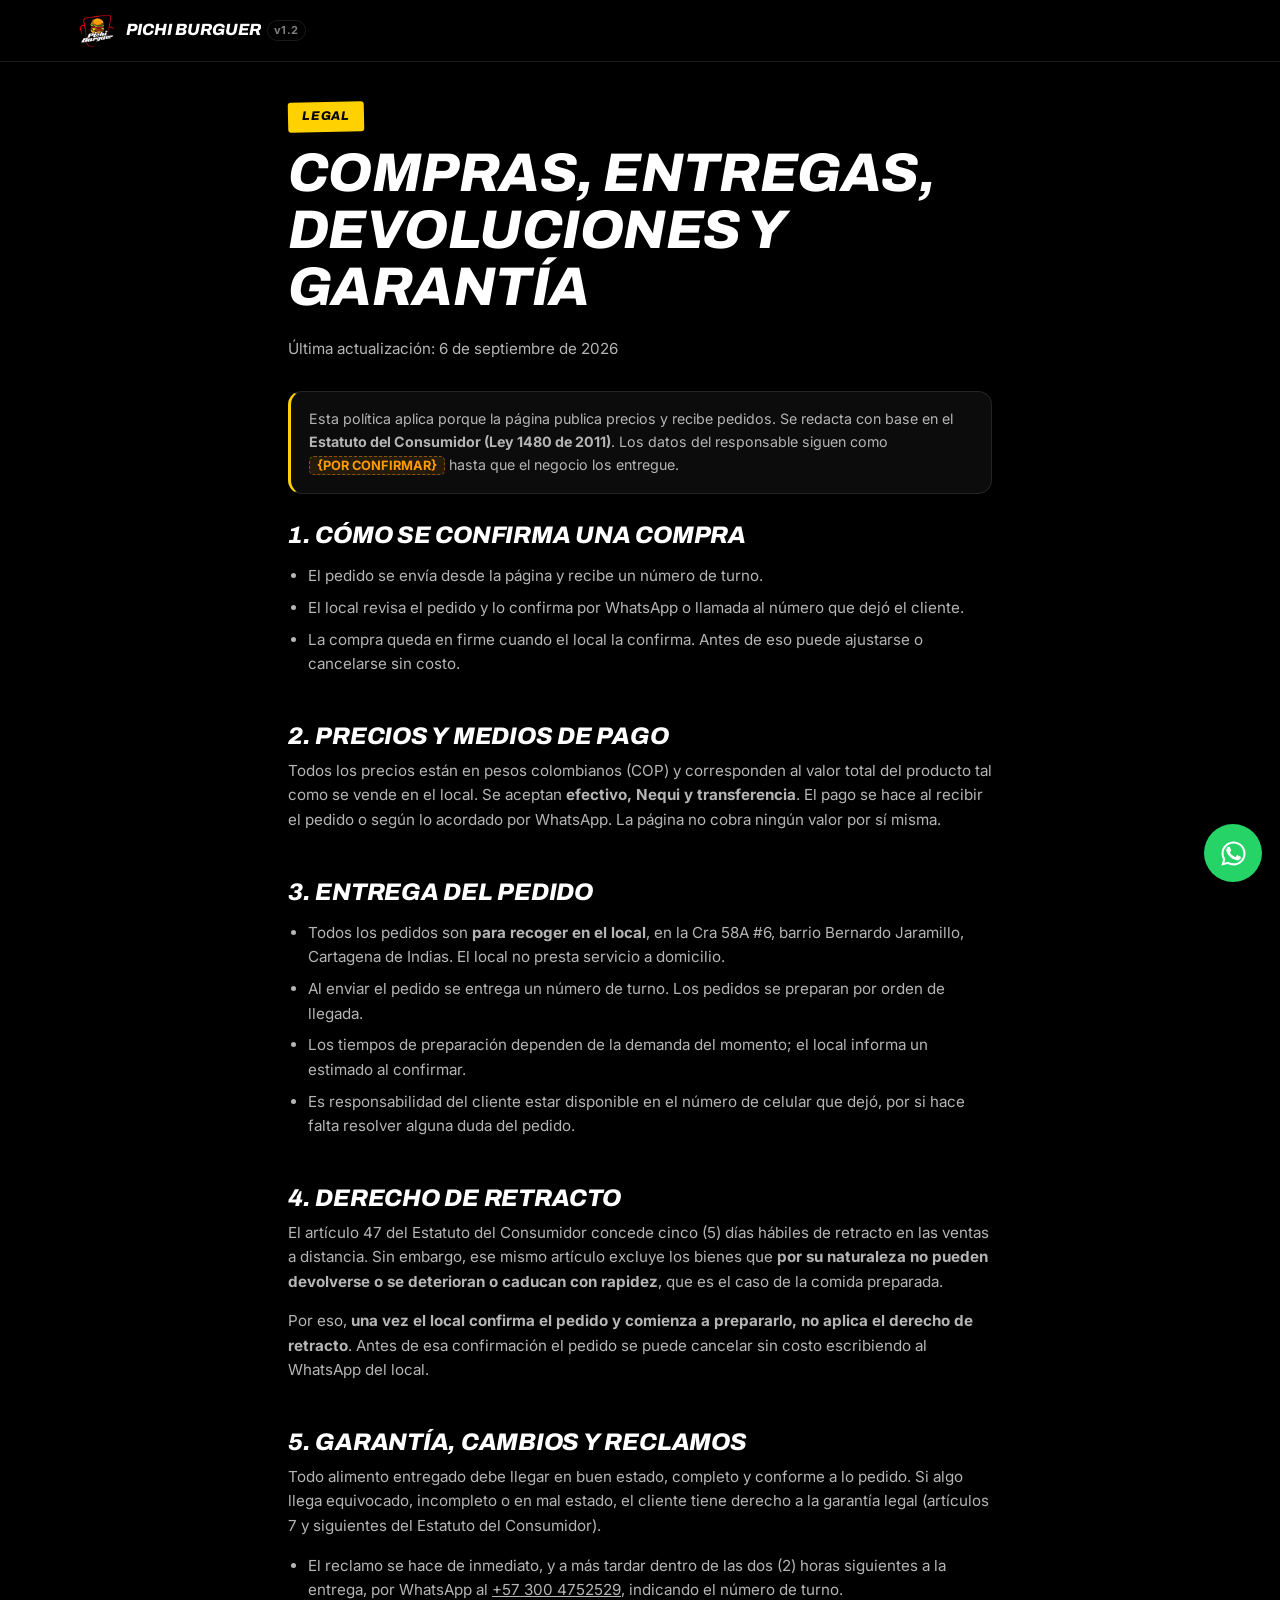
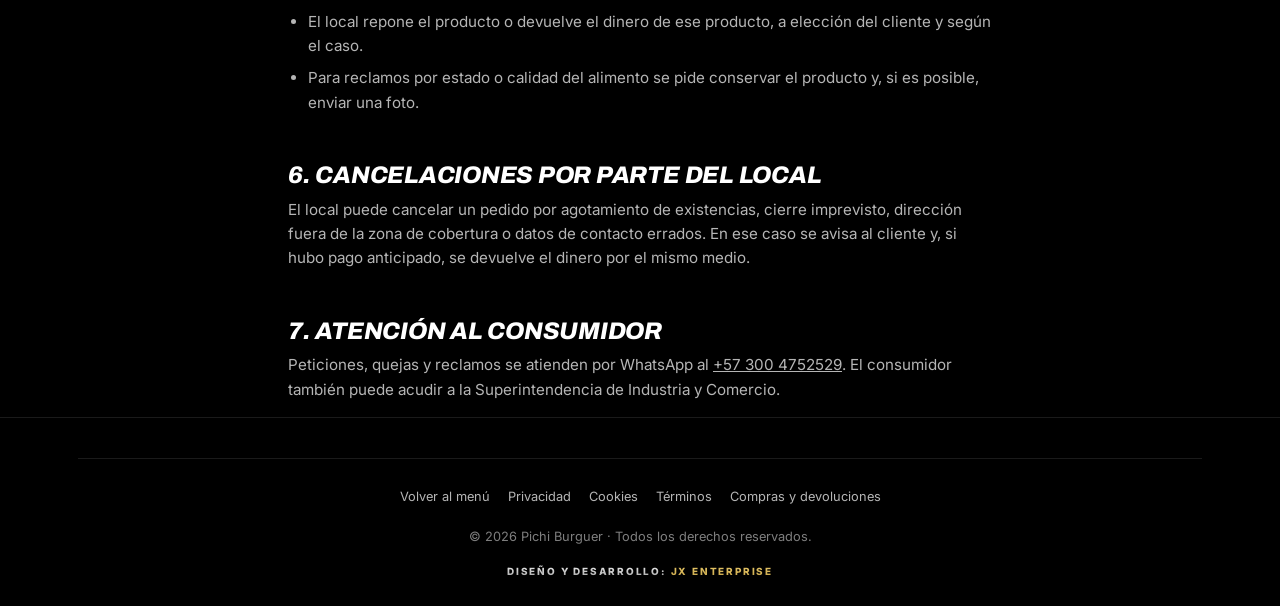
<file: compras.html>
<!DOCTYPE html>
<html lang="es">
<head>
<!-- ===========================================================================
     PICHI BURGUER · Sistema de pedidos en línea
     ARCHIVO: compras.html
     QUÉ ES: políticas de compra, entrega, devoluciones, garantía y derecho de retracto (Ley 1480 de 2011).
     NOTA: comparte diseño, cabecera y pie con el resto del sitio; nunca es una
     página legal en texto pelado. Lleva noindex porque no debe competir en
     Google con la página del menú, y no va en el sitemap.
     DEPENDE DE: css/styles.css
     =========================================================================== -->
<meta charset="UTF-8">
<meta name="viewport" content="width=device-width, initial-scale=1">
<title>Compras, entregas, devoluciones y retracto · Pichi Burguer</title>
<meta name="description" content="Condiciones de compra, entrega, garantía, reversión del pago y derecho de retracto en los pedidos de Pichi Burguer.">
<meta name="robots" content="noindex, follow">
<meta name="theme-color" content="#000000">
<link rel="icon" href="/img/favicon.ico" sizes="any">
<link rel="apple-touch-icon" href="/img/icon-180.png">
<link rel="manifest" href="/site.webmanifest">
<link rel="preconnect" href="https://fonts.googleapis.com">
<link rel="preconnect" href="https://fonts.gstatic.com" crossorigin>
<link rel="preload" as="style" href="https://fonts.googleapis.com/css2?family=Archivo:ital,wght@1,700;1,800;1,900&family=Inter:wght@400;500;600;700&display=swap" onload="this.onload=null;this.rel='stylesheet'">
<noscript><link rel="stylesheet" href="https://fonts.googleapis.com/css2?family=Archivo:ital,wght@1,700;1,800;1,900&family=Inter:wght@400;500;600;700&display=swap"></noscript>
<link rel="stylesheet" href="css/styles.css">
</head>
<body>

<a class="skip-link" href="#contenido">Saltar al contenido</a>

<header class="barra">
  <div class="barra__int">
    <a class="barra__marca" href="index.html">
      <img class="barra__logo" src="img/logo-pichi-burguer-cartagena-440.webp" alt="Logo de Pichi Burguer" width="38" height="38">
      <!-- Versión del sitio · ver el comentario de index.html -->
      <span class="barra__nombre">Pichi Burguer</span>
      <span class="sitio-version" title="Versión publicada del sitio">v1.2</span>
    </a>
  </div>
</header>

<main id="contenido" class="doc">
  <div class="contenedor doc__int">
    <div class="seccion-cab">
      <span class="etiqueta">Legal</span>
      <h1>Compras, entregas, devoluciones y garantía</h1>
      <p class="doc__fecha">Última actualización: 6 de septiembre de 2026</p>
    </div>

    <div class="doc__aviso">
      <p>
        Esta política aplica porque la página publica precios y recibe pedidos. Se redacta con base
        en el <strong>Estatuto del Consumidor (Ley 1480 de 2011)</strong>. Los datos del responsable
        siguen como <span class="pendiente">{POR CONFIRMAR}</span> hasta que el negocio los entregue.
      </p>
    </div>

    <h2>1. Cómo se confirma una compra</h2>
    <ul>
      <li>El pedido se envía desde la página y recibe un número de turno.</li>
      <li>El local revisa el pedido y lo confirma por WhatsApp o llamada al número que dejó el cliente.</li>
      <li>La compra queda en firme cuando el local la confirma. Antes de eso puede ajustarse o cancelarse sin costo.</li>
    </ul>

    <h2>2. Precios y medios de pago</h2>
    <p>
      Todos los precios están en pesos colombianos (COP) y corresponden al valor total del producto
      tal como se vende en el local. Se aceptan <strong>efectivo, Nequi y transferencia</strong>.
      El pago se hace al recibir el pedido o según lo acordado por WhatsApp. La página no cobra
      ningún valor por sí misma.
    </p>

    <h2>3. Entrega del pedido</h2>
    <ul>
      <li>Todos los pedidos son <strong>para recoger en el local</strong>, en la Cra 58A #6, barrio Bernardo Jaramillo, Cartagena de Indias. El local no presta servicio a domicilio.</li>
      <li>Al enviar el pedido se entrega un número de turno. Los pedidos se preparan por orden de llegada.</li>
      <li>Los tiempos de preparación dependen de la demanda del momento; el local informa un estimado al confirmar.</li>
      <li>Es responsabilidad del cliente estar disponible en el número de celular que dejó, por si hace falta resolver alguna duda del pedido.</li>
    </ul>

    <h2>4. Derecho de retracto</h2>
    <p>
      El artículo 47 del Estatuto del Consumidor concede cinco (5) días hábiles de retracto en las
      ventas a distancia. Sin embargo, ese mismo artículo excluye los bienes que
      <strong>por su naturaleza no pueden devolverse o se deterioran o caducan con rapidez</strong>,
      que es el caso de la comida preparada.
    </p>
    <p>
      Por eso, <strong>una vez el local confirma el pedido y comienza a prepararlo, no aplica el
      derecho de retracto</strong>. Antes de esa confirmación el pedido se puede cancelar sin costo
      escribiendo al WhatsApp del local.
    </p>

    <h2>5. Garantía, cambios y reclamos</h2>
    <p>
      Todo alimento entregado debe llegar en buen estado, completo y conforme a lo pedido. Si algo
      llega equivocado, incompleto o en mal estado, el cliente tiene derecho a la garantía legal
      (artículos 7 y siguientes del Estatuto del Consumidor).
    </p>
    <ul>
      <li>El reclamo se hace de inmediato, y a más tardar dentro de las dos (2) horas siguientes a la entrega, por WhatsApp al <a href="https://wa.me/573004752529" target="_blank" rel="noopener">+57 300 4752529</a>, indicando el número de turno.</li>
      <li>El local repone el producto o devuelve el dinero de ese producto, a elección del cliente y según el caso.</li>
      <li>Para reclamos por estado o calidad del alimento se pide conservar el producto y, si es posible, enviar una foto.</li>
    </ul>

    <h2>6. Cancelaciones por parte del local</h2>
    <p>
      El local puede cancelar un pedido por agotamiento de existencias, cierre imprevisto, dirección
      fuera de la zona de cobertura o datos de contacto errados. En ese caso se avisa al cliente y,
      si hubo pago anticipado, se devuelve el dinero por el mismo medio.
    </p>

    <h2>7. Atención al consumidor</h2>
    <p>
      Peticiones, quejas y reclamos se atienden por WhatsApp al
      <a href="https://wa.me/573004752529" target="_blank" rel="noopener">+57 300 4752529</a>.
      El consumidor también puede acudir a la Superintendencia de Industria y Comercio.
    </p>
  </div>
</main>

<footer class="pie">
  <div class="contenedor">
    <div class="pie__copy">
      <p class="pie__legales" style="justify-content:center">
        <a href="index.html">Volver al menú</a>
        <a href="privacidad.html">Privacidad</a>
        <a href="cookies.html">Cookies</a>
        <a href="terminos.html">Términos</a>
        <a href="compras.html">Compras y devoluciones</a>
      </p>
      <p>© <span id="anio">2026</span> Pichi Burguer · Todos los derechos reservados.</p>
      <!-- Crédito de JX Enterprise · formato exacto obligatorio, no modificar -->
      <p class="footer-dev">
        <span class="footer-dev-txt">Diseño y desarrollo:</span>
        <span class="footer-dev-jx">JX</span>
        <span class="footer-dev-co">Enterprise</span>
      </p>
    </div>
  </div>
</footer>

<a class="wa-float"
   href="https://wa.me/573004752529?text=Hola%2C%20quiero%20preguntar%20algo%20sobre%20Pichi%20Burguer"
   target="_blank" rel="noopener" aria-label="Escribir a Pichi Burguer por WhatsApp">
  <svg width="29" height="29" viewBox="0 0 24 24" fill="currentColor" aria-hidden="true">
    <path d="M17.47 14.38c-.3-.15-1.75-.86-2.02-.96-.27-.1-.47-.15-.67.15-.2.3-.77.96-.94 1.16-.17.2-.35.22-.64.07-.3-.15-1.25-.46-2.38-1.47-.88-.78-1.47-1.75-1.64-2.05-.17-.3-.02-.46.13-.6.13-.13.3-.35.45-.52.15-.17.2-.3.3-.5.1-.2.05-.37-.02-.52-.08-.15-.67-1.6-.92-2.2-.24-.58-.49-.5-.67-.51h-.57c-.2 0-.52.07-.8.37-.27.3-1.04 1.02-1.04 2.48s1.07 2.88 1.22 3.08c.15.2 2.1 3.2 5.08 4.49.71.3 1.26.49 1.7.63.71.22 1.36.19 1.87.12.57-.09 1.75-.72 2-1.41.25-.7.25-1.29.17-1.41-.07-.13-.27-.2-.57-.35M12.04 2C6.58 2 2.13 6.45 2.13 11.91c0 1.75.46 3.45 1.32 4.95L2 22l5.25-1.38a9.9 9.9 0 0 0 4.79 1.22h.01c5.46 0 9.9-4.45 9.91-9.91 0-2.65-1.03-5.14-2.9-7.01A9.82 9.82 0 0 0 12.04 2m0 18.15h-.01a8.2 8.2 0 0 1-4.19-1.15l-.3-.18-3.12.82.83-3.04-.2-.31a8.2 8.2 0 0 1-1.26-4.38c0-4.54 3.7-8.23 8.25-8.23 2.2 0 4.27.86 5.82 2.42a8.18 8.18 0 0 1 2.41 5.82c0 4.54-3.7 8.23-8.23 8.23"/>
  </svg>
</a>

<!-- Único script de esta página: pone el año del copyright al día solo, para
     que no se quede diciendo 2026 para siempre. El index y el panel hacen lo
     mismo desde su propio JS; aquí no se carga ningún archivo por un dato. -->
<script>document.getElementById('anio').textContent = new Date().getFullYear();</script>

</body>
</html>
</file>
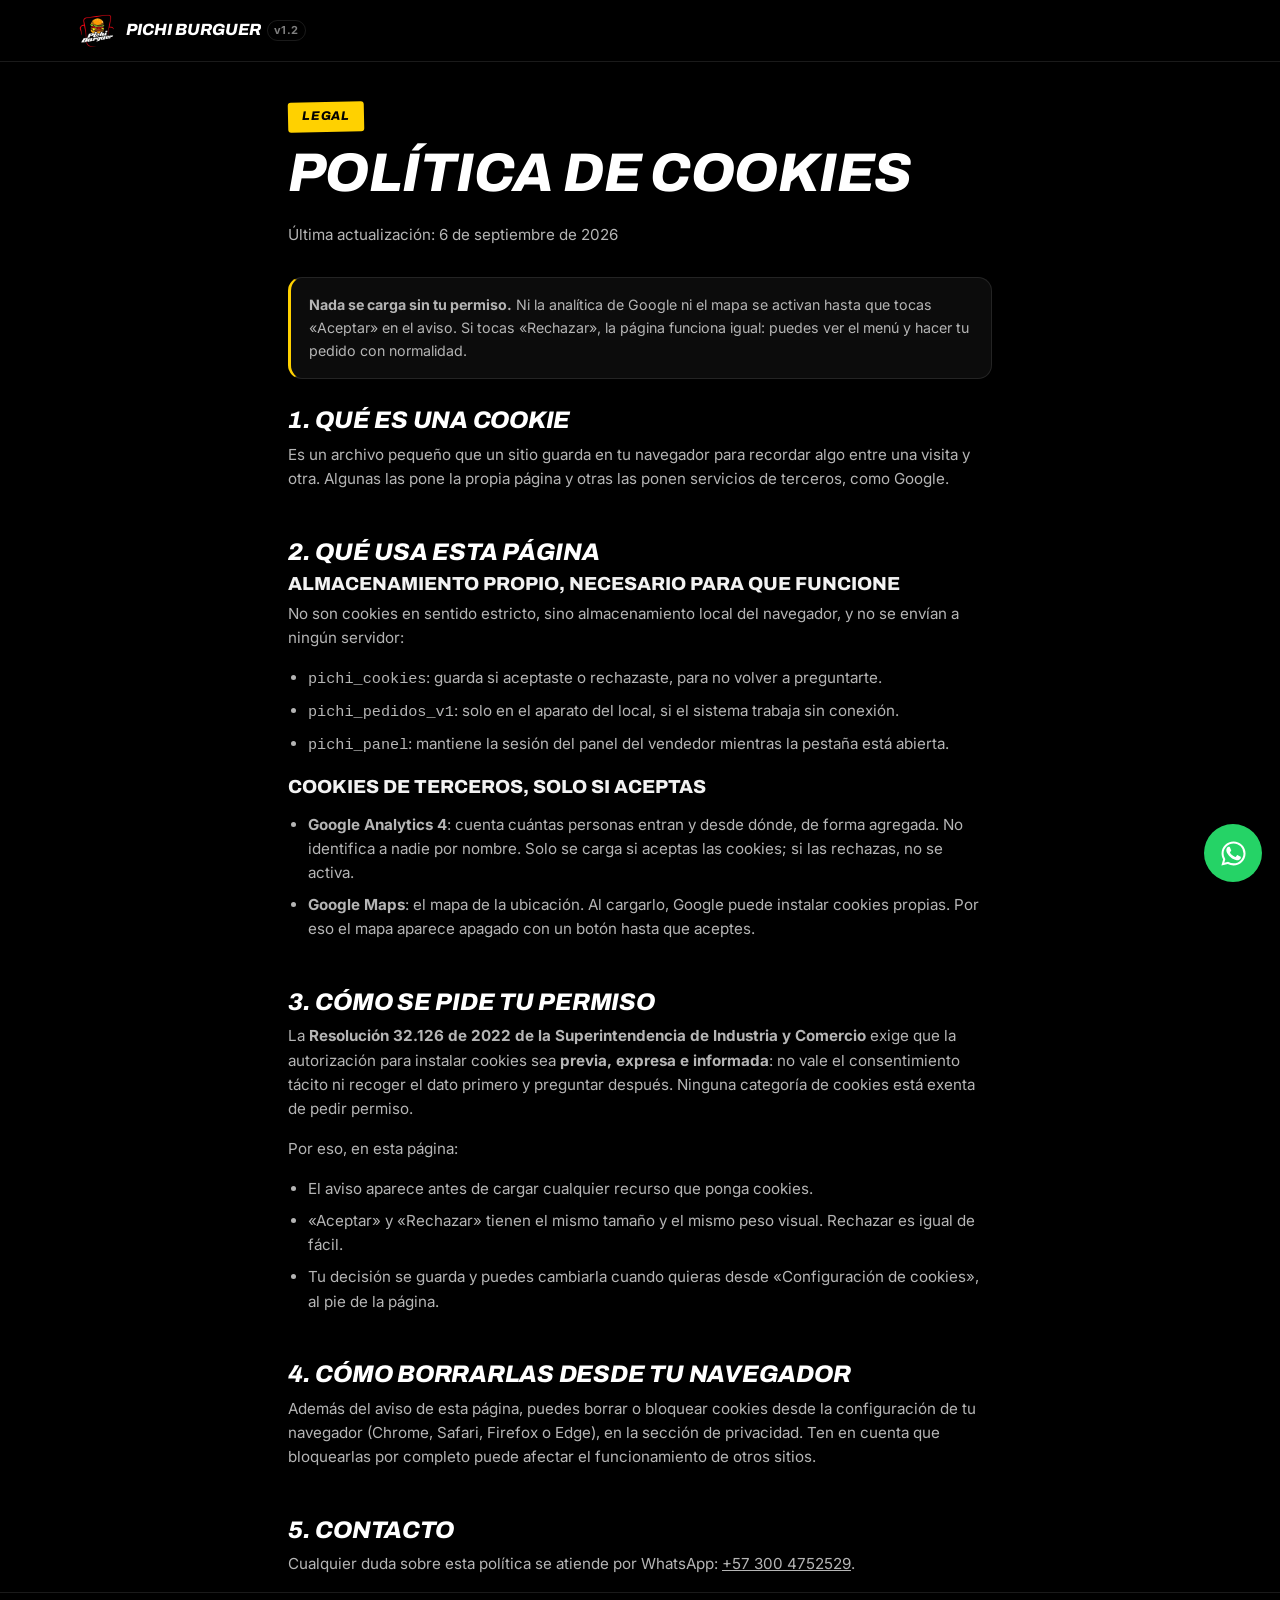
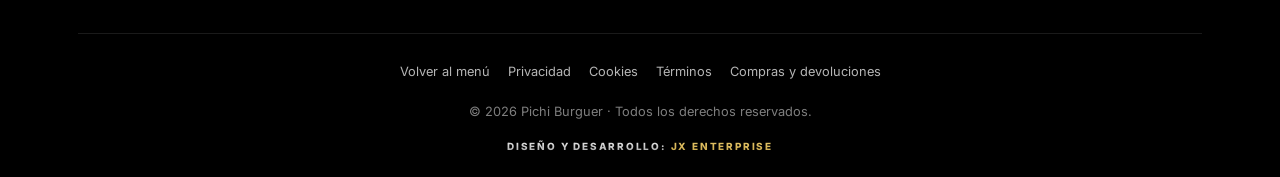
<file: cookies.html>
<!DOCTYPE html>
<html lang="es">
<head>
<!-- ===========================================================================
     PICHI BURGUER · Sistema de pedidos en línea
     ARCHIVO: cookies.html
     QUÉ ES: política de cookies, exigida por la Resolución 32.126 de 2022 de la SIC.
     NOTA: comparte diseño, cabecera y pie con el resto del sitio; nunca es una
     página legal en texto pelado. Lleva noindex porque no debe competir en
     Google con la página del menú, y no va en el sitemap.
     DEPENDE DE: css/styles.css
     =========================================================================== -->
<meta charset="UTF-8">
<meta name="viewport" content="width=device-width, initial-scale=1">
<title>Política de cookies · Pichi Burguer</title>
<meta name="description" content="Qué cookies usa la página de pedidos de Pichi Burguer, para qué sirven y cómo aceptarlas o rechazarlas.">
<meta name="robots" content="noindex, follow">
<meta name="theme-color" content="#000000">
<link rel="icon" href="/img/favicon.ico" sizes="any">
<link rel="apple-touch-icon" href="/img/icon-180.png">
<link rel="manifest" href="/site.webmanifest">
<link rel="preconnect" href="https://fonts.googleapis.com">
<link rel="preconnect" href="https://fonts.gstatic.com" crossorigin>
<link rel="preload" as="style" href="https://fonts.googleapis.com/css2?family=Archivo:ital,wght@1,700;1,800;1,900&family=Inter:wght@400;500;600;700&display=swap" onload="this.onload=null;this.rel='stylesheet'">
<noscript><link rel="stylesheet" href="https://fonts.googleapis.com/css2?family=Archivo:ital,wght@1,700;1,800;1,900&family=Inter:wght@400;500;600;700&display=swap"></noscript>
<link rel="stylesheet" href="css/styles.css">
</head>
<body>

<a class="skip-link" href="#contenido">Saltar al contenido</a>

<header class="barra">
  <div class="barra__int">
    <a class="barra__marca" href="index.html">
      <img class="barra__logo" src="img/logo-pichi-burguer-cartagena-440.webp" alt="Logo de Pichi Burguer" width="38" height="38">
      <!-- Versión del sitio · ver el comentario de index.html -->
      <span class="barra__nombre">Pichi Burguer</span>
      <span class="sitio-version" title="Versión publicada del sitio">v1.2</span>
    </a>
  </div>
</header>

<main id="contenido" class="doc">
  <div class="contenedor doc__int">
    <div class="seccion-cab">
      <span class="etiqueta">Legal</span>
      <h1>Política de cookies</h1>
      <p class="doc__fecha">Última actualización: 6 de septiembre de 2026</p>
    </div>

    <div class="doc__aviso">
      <p>
        <strong>Nada se carga sin tu permiso.</strong> Ni la analítica de Google ni el mapa se
        activan hasta que tocas «Aceptar» en el aviso. Si tocas «Rechazar», la página funciona
        igual: puedes ver el menú y hacer tu pedido con normalidad.
      </p>
    </div>

    <h2>1. Qué es una cookie</h2>
    <p>
      Es un archivo pequeño que un sitio guarda en tu navegador para recordar algo entre una visita
      y otra. Algunas las pone la propia página y otras las ponen servicios de terceros, como Google.
    </p>

    <h2>2. Qué usa esta página</h2>

    <h3>Almacenamiento propio, necesario para que funcione</h3>
    <p>
      No son cookies en sentido estricto, sino almacenamiento local del navegador, y no se envían a
      ningún servidor:
    </p>
    <ul>
      <li><code>pichi_cookies</code>: guarda si aceptaste o rechazaste, para no volver a preguntarte.</li>
      <li><code>pichi_pedidos_v1</code>: solo en el aparato del local, si el sistema trabaja sin conexión.</li>
      <li><code>pichi_panel</code>: mantiene la sesión del panel del vendedor mientras la pestaña está abierta.</li>
    </ul>

    <h3>Cookies de terceros, solo si aceptas</h3>
    <ul>
      <li>
        <strong>Google Analytics 4</strong>: cuenta cuántas personas entran y desde dónde, de forma
        agregada. No identifica a nadie por nombre. Solo se carga si aceptas las
        cookies; si las rechazas, no se activa.
      </li>
      <li>
        <strong>Google Maps</strong>: el mapa de la ubicación. Al cargarlo, Google puede instalar
        cookies propias. Por eso el mapa aparece apagado con un botón hasta que aceptes.
      </li>
    </ul>

    <h2>3. Cómo se pide tu permiso</h2>
    <p>
      La <strong>Resolución 32.126 de 2022 de la Superintendencia de Industria y Comercio</strong>
      exige que la autorización para instalar cookies sea <strong>previa, expresa e informada</strong>:
      no vale el consentimiento tácito ni recoger el dato primero y preguntar después. Ninguna
      categoría de cookies está exenta de pedir permiso.
    </p>
    <p>Por eso, en esta página:</p>
    <ul>
      <li>El aviso aparece antes de cargar cualquier recurso que ponga cookies.</li>
      <li>«Aceptar» y «Rechazar» tienen el mismo tamaño y el mismo peso visual. Rechazar es igual de fácil.</li>
      <li>Tu decisión se guarda y puedes cambiarla cuando quieras desde «Configuración de cookies», al pie de la página.</li>
    </ul>

    <h2>4. Cómo borrarlas desde tu navegador</h2>
    <p>
      Además del aviso de esta página, puedes borrar o bloquear cookies desde la configuración de tu
      navegador (Chrome, Safari, Firefox o Edge), en la sección de privacidad. Ten en cuenta que
      bloquearlas por completo puede afectar el funcionamiento de otros sitios.
    </p>

    <h2>5. Contacto</h2>
    <p>
      Cualquier duda sobre esta política se atiende por WhatsApp:
      <a href="https://wa.me/573004752529" target="_blank" rel="noopener">+57 300 4752529</a>.
    </p>
  </div>
</main>

<footer class="pie">
  <div class="contenedor">
    <div class="pie__copy">
      <p class="pie__legales" style="justify-content:center">
        <a href="index.html">Volver al menú</a>
        <a href="privacidad.html">Privacidad</a>
        <a href="cookies.html">Cookies</a>
        <a href="terminos.html">Términos</a>
        <a href="compras.html">Compras y devoluciones</a>
      </p>
      <p>© <span id="anio">2026</span> Pichi Burguer · Todos los derechos reservados.</p>
      <!-- Crédito de JX Enterprise · formato exacto obligatorio, no modificar -->
      <p class="footer-dev">
        <span class="footer-dev-txt">Diseño y desarrollo:</span>
        <span class="footer-dev-jx">JX</span>
        <span class="footer-dev-co">Enterprise</span>
      </p>
    </div>
  </div>
</footer>

<a class="wa-float"
   href="https://wa.me/573004752529?text=Hola%2C%20quiero%20preguntar%20algo%20sobre%20Pichi%20Burguer"
   target="_blank" rel="noopener" aria-label="Escribir a Pichi Burguer por WhatsApp">
  <svg width="29" height="29" viewBox="0 0 24 24" fill="currentColor" aria-hidden="true">
    <path d="M17.47 14.38c-.3-.15-1.75-.86-2.02-.96-.27-.1-.47-.15-.67.15-.2.3-.77.96-.94 1.16-.17.2-.35.22-.64.07-.3-.15-1.25-.46-2.38-1.47-.88-.78-1.47-1.75-1.64-2.05-.17-.3-.02-.46.13-.6.13-.13.3-.35.45-.52.15-.17.2-.3.3-.5.1-.2.05-.37-.02-.52-.08-.15-.67-1.6-.92-2.2-.24-.58-.49-.5-.67-.51h-.57c-.2 0-.52.07-.8.37-.27.3-1.04 1.02-1.04 2.48s1.07 2.88 1.22 3.08c.15.2 2.1 3.2 5.08 4.49.71.3 1.26.49 1.7.63.71.22 1.36.19 1.87.12.57-.09 1.75-.72 2-1.41.25-.7.25-1.29.17-1.41-.07-.13-.27-.2-.57-.35M12.04 2C6.58 2 2.13 6.45 2.13 11.91c0 1.75.46 3.45 1.32 4.95L2 22l5.25-1.38a9.9 9.9 0 0 0 4.79 1.22h.01c5.46 0 9.9-4.45 9.91-9.91 0-2.65-1.03-5.14-2.9-7.01A9.82 9.82 0 0 0 12.04 2m0 18.15h-.01a8.2 8.2 0 0 1-4.19-1.15l-.3-.18-3.12.82.83-3.04-.2-.31a8.2 8.2 0 0 1-1.26-4.38c0-4.54 3.7-8.23 8.25-8.23 2.2 0 4.27.86 5.82 2.42a8.18 8.18 0 0 1 2.41 5.82c0 4.54-3.7 8.23-8.23 8.23"/>
  </svg>
</a>

<!-- Único script de esta página: pone el año del copyright al día solo, para
     que no se quede diciendo 2026 para siempre. El index y el panel hacen lo
     mismo desde su propio JS; aquí no se carga ningún archivo por un dato. -->
<script>document.getElementById('anio').textContent = new Date().getFullYear();</script>

</body>
</html>
</file>
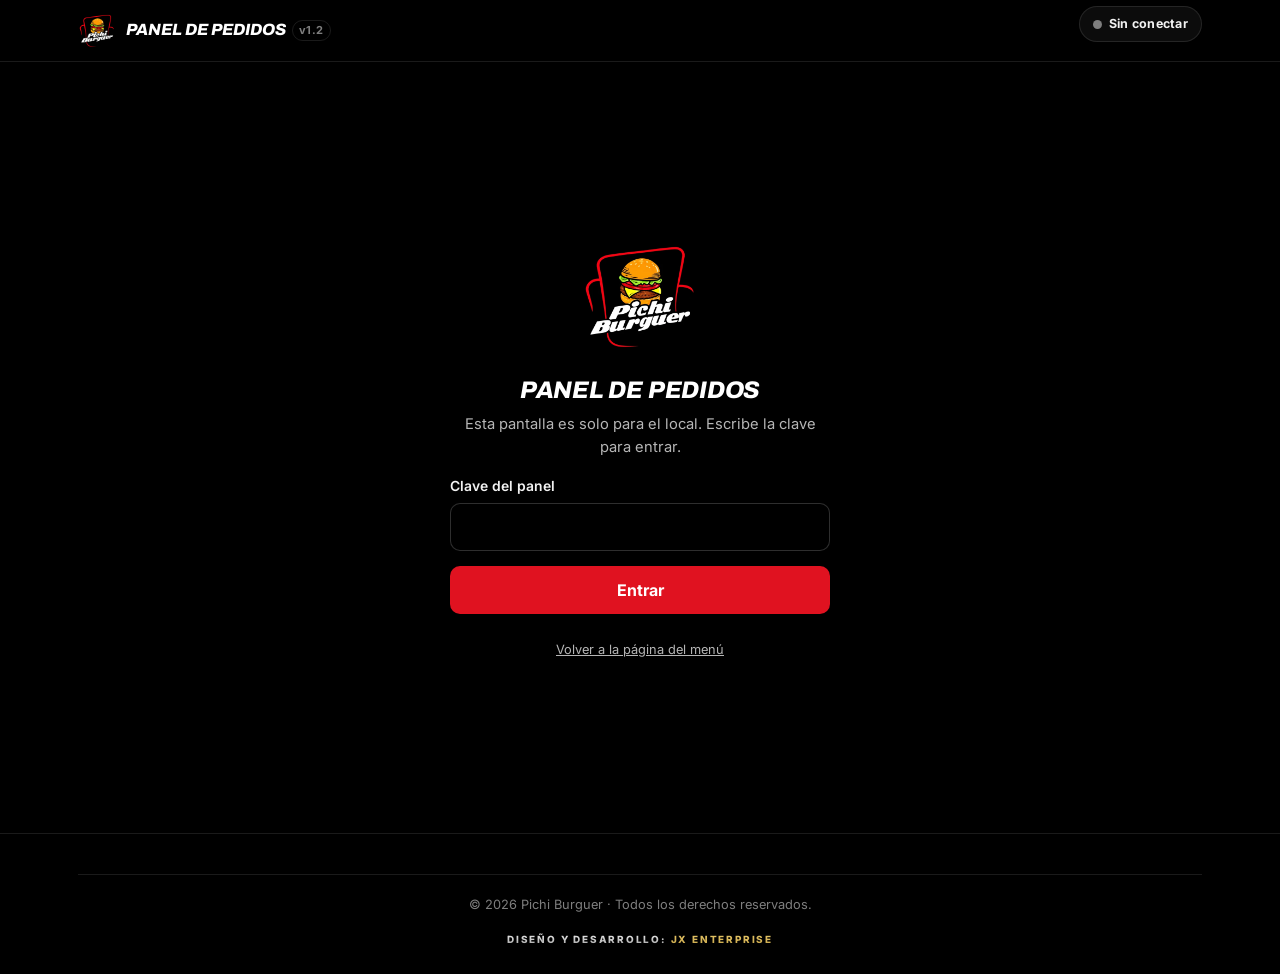
<file: panel.html>
<!DOCTYPE html>
<html lang="es">
<head>
<!-- ===========================================================================
     PICHI BURGUER · Sistema de pedidos en línea
     ARCHIVO: panel.html  ·  Panel del vendedor
     ---------------------------------------------------------------------------
     QUÉ ES: la pantalla privada donde el vendedor ve los pedidos que van
     entrando. Reemplaza la libreta del mostrador.

     CÓMO FUNCIONA:
       · Pide la clave del panel. La clave la revisa el SERVIDOR (Cloudflare),
         nunca este archivo — así no se puede ver abriendo el código.
       · Muestra dos pestañas: ACTIVOS (pedidos de las últimas 5 horas, por
         turno de menor a mayor) e HISTORIAL (los de más de 5 horas).
       · Se refresca solo cada 15 segundos.
       · El historial se borra automáticamente los sábados a las 7:00 AM.

     ⚠ NO SE INDEXA: lleva noindex porque es una pantalla privada; no tiene
       sentido que aparezca en Google. Tampoco va en el sitemap.

     DEPENDE DE: css/styles.css · js/config.js · js/almacen.js · js/panel.js
     =========================================================================== -->
<meta charset="UTF-8">
<meta name="viewport" content="width=device-width, initial-scale=1">

<title>Panel de pedidos · Pichi Burguer</title>
<meta name="description" content="Pantalla privada de Pichi Burguer para ver los pedidos que entran por la página, ordenados por turno.">
<meta name="robots" content="noindex, nofollow">
<meta name="theme-color" content="#000000">

<link rel="icon" href="/img/favicon.ico" sizes="any">
<link rel="apple-touch-icon" href="/img/icon-180.png">
<link rel="manifest" href="/site.webmanifest">

<link rel="preconnect" href="https://fonts.googleapis.com">
<link rel="preconnect" href="https://fonts.gstatic.com" crossorigin>
<link rel="preload" as="style" href="https://fonts.googleapis.com/css2?family=Archivo:ital,wght@1,700;1,800;1,900&family=Inter:wght@400;500;600;700&display=swap" onload="this.onload=null;this.rel='stylesheet'">
<noscript><link rel="stylesheet" href="https://fonts.googleapis.com/css2?family=Archivo:ital,wght@1,700;1,800;1,900&family=Inter:wght@400;500;600;700&display=swap"></noscript>

<link rel="stylesheet" href="css/styles.css">
</head>

<body class="panel-cuerpo">

<a class="skip-link" href="#contenido">Saltar al contenido</a>

<!-- Barra superior: la misma del sitio público, para que todo se vea igual. -->
<header class="barra">
  <div class="barra__int">
    <a class="barra__marca" href="index.html">
      <img class="barra__logo" src="img/logo-pichi-burguer-cartagena-440.webp"
           alt="Logo de Pichi Burguer" width="38" height="38">
      <!-- Versión del sitio · ver el comentario de index.html -->
      <span class="barra__nombre">Panel de pedidos</span>
      <span class="sitio-version" title="Versión publicada del sitio">v1.2</span>
    </a>
    <p class="estado" id="estadoConexion" role="status">
      <span class="estado__luz" aria-hidden="true"></span>
      <span id="estadoConexionTexto">Sin conectar</span>
    </p>
  </div>
</header>

<main id="contenido">

  <!-- ===========================================================
       PANTALLA 1: ACCESO
       Qué es: la puerta del panel.
       Función: que un cliente que llegue por curiosidad a esta
                dirección no vea los datos de nadie.
       =========================================================== -->
  <section class="acceso" id="pantallaAcceso">
    <img src="img/logo-pichi-burguer-cartagena-440.webp"
         alt="Logo de Pichi Burguer" width="120" height="120" fetchpriority="high">
    <h1 style="font-size:1.5rem">Panel de pedidos</h1>
    <p style="color:var(--texto-suave);font-size:.92rem">
      Esta pantalla es solo para el local. Escribe la clave para entrar.
    </p>

    <p class="error-form" id="errorAcceso" role="alert"></p>

    <form id="formAcceso">
      <div class="campo">
        <label for="campoClave">Clave del panel</label>
        <input type="password" id="campoClave" autocomplete="current-password" required>
      </div>
      <button type="submit" class="btn btn--rojo btn--ancho" id="btnEntrar">Entrar</button>
    </form>

    <p style="margin-top:22px">
      <a class="btn-texto" href="index.html">Volver a la página del menú</a>
    </p>
  </section>

  <!-- ===========================================================
       PANTALLA 2: PEDIDOS
       Qué es: la lista de pedidos en dos pestañas.
       Función: el vendedor ve turno, nombre, celular, hora exacta,
                lo que pidió y el total, y marca lo que ya entregó.
       Orden: turno 1 arriba y los siguientes debajo, como se
              atiende en el mostrador.
       Depende de: js/panel.js la llena; js/almacen.js trae los datos.
       =========================================================== -->
  <section id="pantallaPedidos" hidden style="padding-top:0">
    <div class="contenedor">

      <div class="seccion-cab" style="margin-bottom:20px">
        <span class="etiqueta">Pedidos de hoy</span>
        <h2 id="tituloPanel">Cargando…</h2>
        <p id="subtituloPanel">Los pedidos aparecen aquí apenas los envía el cliente.</p>
      </div>

      <!-- "Actualizar" NO va dentro del role="tablist": un tablist solo puede
           contener pestañas, y meter ahí un botón normal hace que el lector de
           pantalla lo anuncie como si fuera una tercera pestaña. Por eso las dos
           pestañas van en su propio contenedor con display:contents, que las
           deja exactamente en la misma fila sin cambiar nada visual. -->
      <div class="pestanas">
        <div class="pestanas__tabs" role="tablist">
          <button type="button" class="pestana activa" id="tabActivos" role="tab" aria-selected="true" aria-controls="listaActivos">
            Activos <span class="pestana__n" id="nActivos">0</span>
          </button>
          <button type="button" class="pestana" id="tabHistorial" role="tab" aria-selected="false" aria-controls="listaHistorial">
            Historial <span class="pestana__n" id="nHistorial">0</span>
          </button>
        </div>
        <!-- El botón de avisos va aquí arriba y no abajo con los demás a
             propósito: es lo primero que el vendedor tiene que tocar al abrir
             el panel, y arranca en naranja justamente para que se note. -->
        <button type="button" class="pestana pestana--avisos" id="btnAvisos"
                aria-pressed="false" style="margin-left:auto">🔕 Activar avisos</button>
        <button type="button" class="pestana" id="btnRefrescar">Actualizar</button>
        <button type="button" class="pestana" id="btnCocina">🍳 Modo cocina</button>
      </div>

      <!-- Buscador. Va DEBAJO de las pestañas y no arriba porque en un celular
           lo primero tiene que ser la lista de pedidos, no un campo vacío.
           El type es "search" y no "text": en iOS el teclado trae la tecla
           "Buscar" y aparece la X nativa para vaciarlo. -->
      <div class="buscador">
        <label class="buscador__lupa" for="campoBuscar" aria-hidden="true">🔎</label>
        <input type="search" id="campoBuscar" placeholder="Buscar por nombre o turno…"
               autocomplete="off" aria-label="Buscar un pedido por nombre o por número de turno">
        <button type="button" class="buscador__x" id="btnLimpiarBuscar" hidden
                aria-label="Borrar lo que busqué">✕</button>
      </div>
      <p class="buscador__nada" id="buscarNada" hidden role="status">Ningún pedido coincide con esa búsqueda.</p>

      <div id="listaActivos" role="tabpanel" aria-labelledby="tabActivos"></div>
      <div id="listaHistorial" role="tabpanel" aria-labelledby="tabHistorial" hidden></div>

      <div style="margin-top:30px;display:flex;gap:10px;flex-wrap:wrap">
        <button type="button" class="btn btn--linea" id="btnBorrarHistorial">Borrar el historial ahora</button>
        <button type="button" class="btn btn--linea" id="btnSalir">Cerrar sesión</button>
      </div>

      <p style="color:var(--texto-tenue);font-size:.82rem;margin-top:18px" id="notaLimpieza"></p>
    </div>
  </section>

</main>

<!-- =========================================================================
     MODO COCINA
     Un pedido a la vez, en letra grande, para leerlo de lejos con las manos
     ocupadas. Arranca con hidden: si el JS fallara, no se queda una capa negra
     tapando el panel — falla del lado seguro, igual que la cortina de cerrado.
     ========================================================================= -->
<div class="cocina" id="cocina" hidden role="dialog" aria-modal="true" aria-label="Modo cocina">
  <div class="cocina__barra">
    <span class="cocina__pos" id="cocinaPos">1 de 1</span>
    <button type="button" class="cocina__cerrar" id="cocinaCerrar" aria-label="Salir del modo cocina">✕ Salir</button>
  </div>
  <div class="cocina__cuerpo" id="cocinaTarjeta"></div>
  <div class="cocina__pies">
    <button type="button" class="btn btn--linea" id="cocinaAnterior">← Anterior</button>
    <button type="button" class="btn btn--linea" id="cocinaSiguiente">Siguiente →</button>
  </div>
</div>

<!-- =========================================================================
     VENTANA DE CONFIRMAR
     Reemplaza el confirm() gris del navegador. Ver el bloque 0 de js/panel.js
     para el porqué. Va al final del <body> y no dentro del panel para que
     ningún contenedor con overflow o transform la recorte.
     ========================================================================= -->
<div class="modal modal--conf" id="modalConfirmar" role="alertdialog" aria-modal="true"
     aria-labelledby="confTitulo" aria-describedby="confTexto">
  <div class="modal__caja conf__caja">
    <span class="conf__icono" id="confIcono" aria-hidden="true">🗑</span>
    <h2 class="conf__titulo" id="confTitulo">¿Seguro que quieres eliminar?</h2>
    <p class="conf__resaltado" id="confResaltado" hidden></p>
    <p class="conf__texto" id="confTexto" hidden></p>
    <p class="conf__detalle" id="confDetalle" hidden></p>
    <div class="conf__botones">
      <!-- Cancelar va PRIMERO en el HTML: es el que recibe el foco al abrir y
           el que debe quedar bajo el pulgar. El rojo va de segundo para que
           borrar cueste un movimiento más que arrepentirse. -->
      <button type="button" class="btn btn--linea" id="confCancelar">Cancelar</button>
      <button type="button" class="btn btn--rojo" id="confOk">Sí, borrar</button>
    </div>
  </div>
</div>

<!-- Aviso flotante para confirmar acciones y avisar de pedidos nuevos. -->
<p class="aviso-flot" id="avisoFlotante" role="status" aria-live="polite"></p>

<footer class="pie">
  <div class="contenedor">
    <div class="pie__copy">
      <p>© <span id="anio">2026</span> Pichi Burguer · Todos los derechos reservados.</p>
      <!-- Crédito de JX Enterprise · formato exacto obligatorio, no modificar -->
      <p class="footer-dev">
        <span class="footer-dev-txt">Diseño y desarrollo:</span>
        <span class="footer-dev-jx">JX</span>
        <span class="footer-dev-co">Enterprise</span>
      </p>
    </div>
  </div>
</footer>

<script src="js/config.js" defer></script>
<script src="js/almacen.js" defer></script>
<script src="js/panel.js" defer></script>

</body>
</html>
</file>
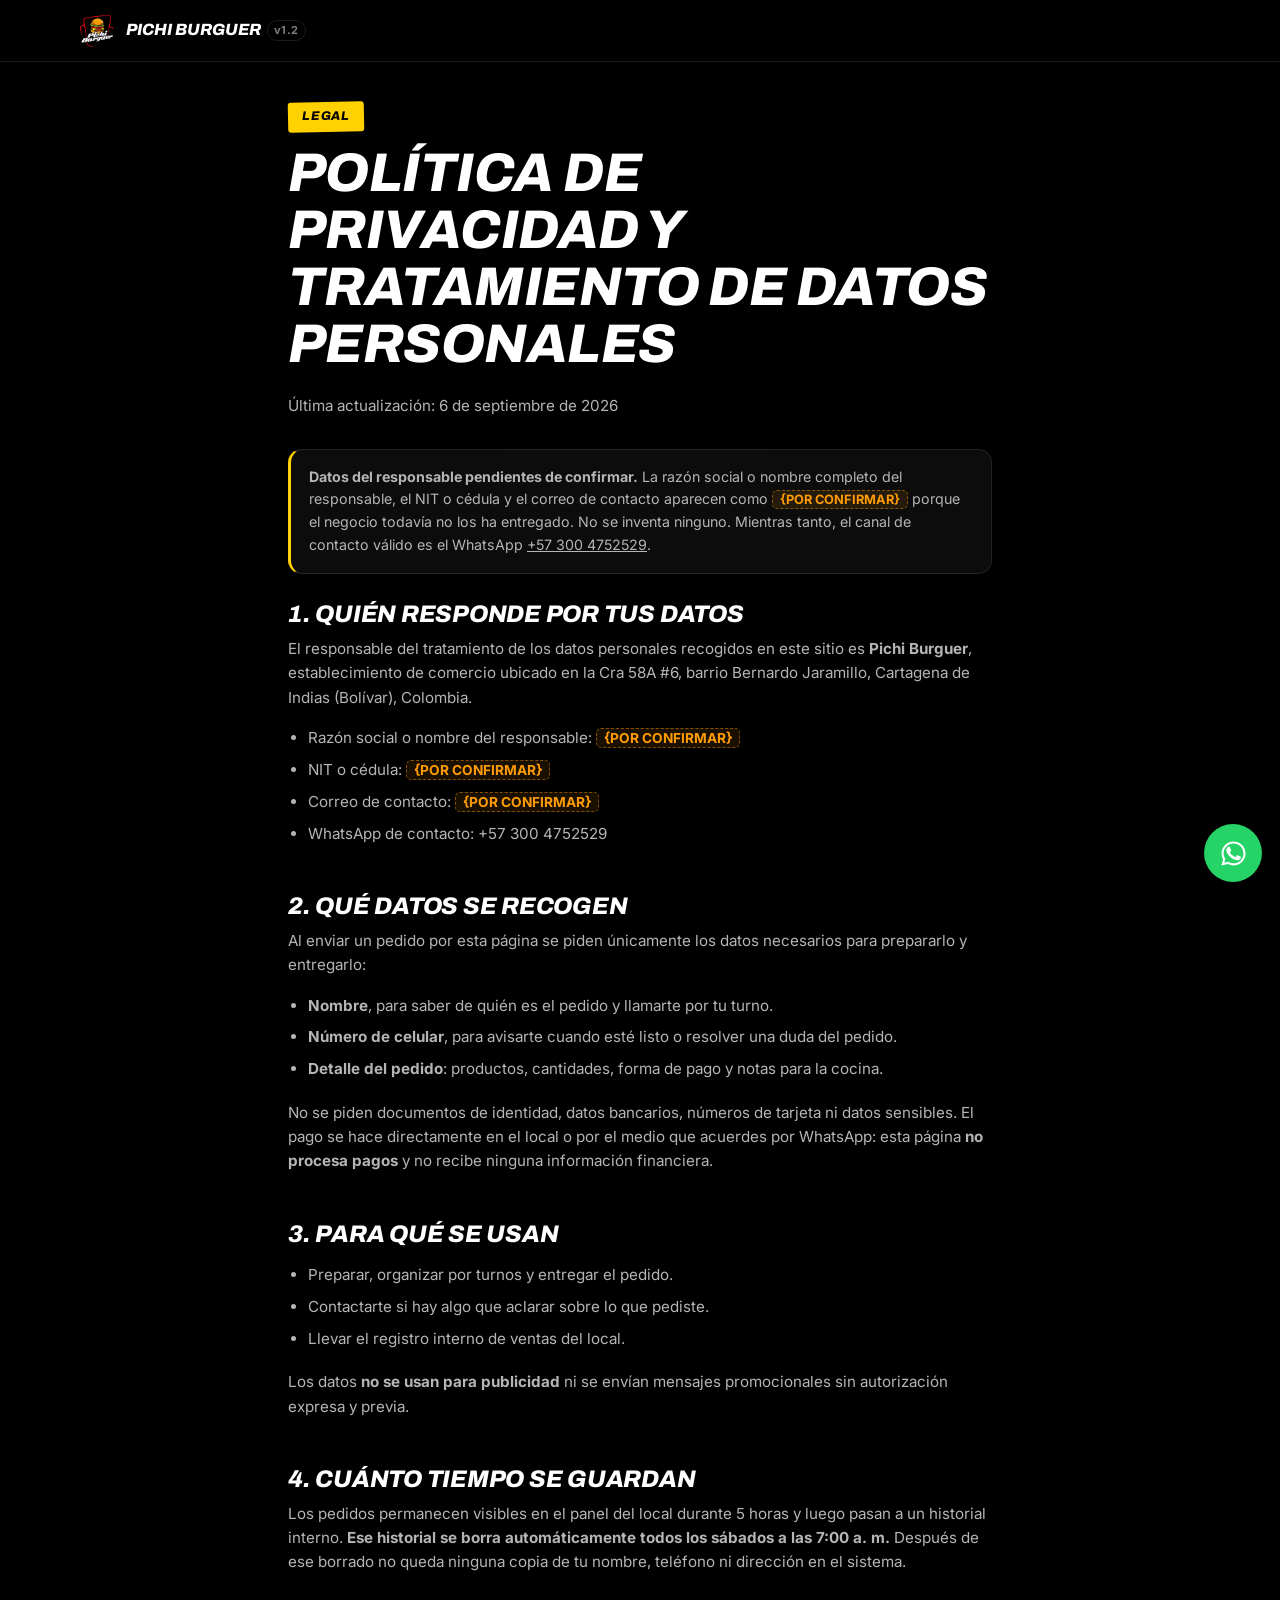
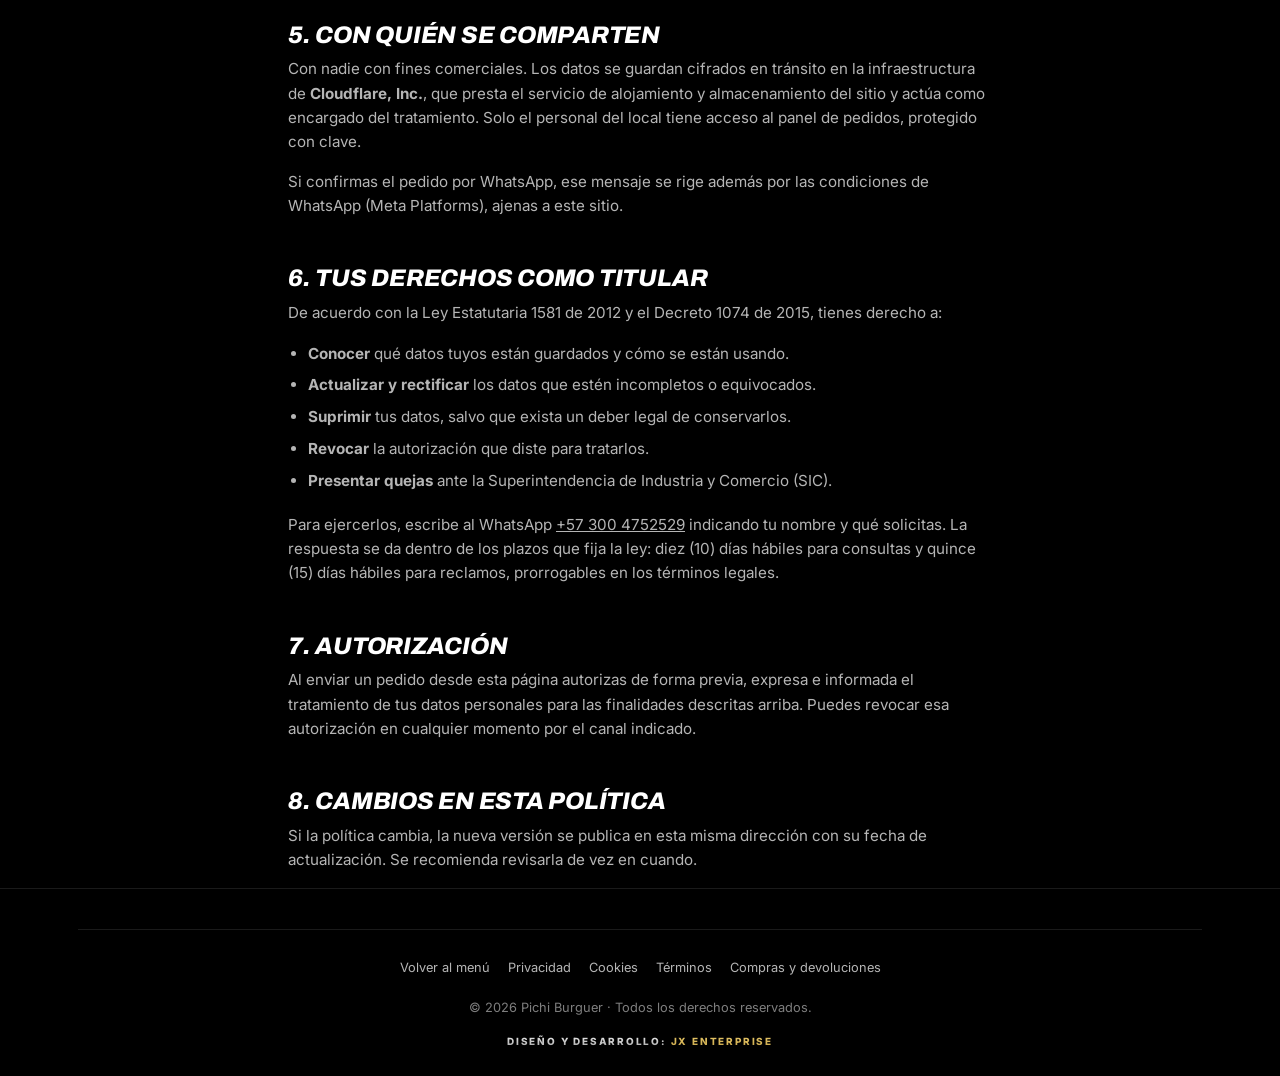
<file: privacidad.html>
<!DOCTYPE html>
<html lang="es">
<head>
<!-- ===========================================================================
     PICHI BURGUER · Sistema de pedidos en línea
     ARCHIVO: privacidad.html
     QUÉ ES: política de tratamiento de datos personales (Ley 1581 de 2012).
     NOTA: comparte diseño, cabecera y pie con el resto del sitio; nunca es una
     página legal en texto pelado. Lleva noindex porque no debe competir en
     Google con la página del menú, y no va en el sitemap.
     DEPENDE DE: css/styles.css
     =========================================================================== -->
<meta charset="UTF-8">
<meta name="viewport" content="width=device-width, initial-scale=1">
<title>Política de privacidad · Pichi Burguer</title>
<meta name="description" content="Cómo Pichi Burguer trata los datos personales que se recogen al hacer un pedido por la página, según la Ley 1581 de 2012.">
<meta name="robots" content="noindex, follow">
<meta name="theme-color" content="#000000">
<link rel="icon" href="/img/favicon.ico" sizes="any">
<link rel="apple-touch-icon" href="/img/icon-180.png">
<link rel="manifest" href="/site.webmanifest">
<link rel="preconnect" href="https://fonts.googleapis.com">
<link rel="preconnect" href="https://fonts.gstatic.com" crossorigin>
<link rel="preload" as="style" href="https://fonts.googleapis.com/css2?family=Archivo:ital,wght@1,700;1,800;1,900&family=Inter:wght@400;500;600;700&display=swap" onload="this.onload=null;this.rel='stylesheet'">
<noscript><link rel="stylesheet" href="https://fonts.googleapis.com/css2?family=Archivo:ital,wght@1,700;1,800;1,900&family=Inter:wght@400;500;600;700&display=swap"></noscript>
<link rel="stylesheet" href="css/styles.css">
</head>
<body>

<a class="skip-link" href="#contenido">Saltar al contenido</a>

<header class="barra">
  <div class="barra__int">
    <a class="barra__marca" href="index.html">
      <img class="barra__logo" src="img/logo-pichi-burguer-cartagena-440.webp" alt="Logo de Pichi Burguer" width="38" height="38">
      <!-- Versión del sitio · ver el comentario de index.html -->
      <span class="barra__nombre">Pichi Burguer</span>
      <span class="sitio-version" title="Versión publicada del sitio">v1.2</span>
    </a>
  </div>
</header>

<main id="contenido" class="doc">
  <div class="contenedor doc__int">
    <div class="seccion-cab">
      <span class="etiqueta">Legal</span>
      <h1>Política de privacidad y tratamiento de datos personales</h1>
      <p class="doc__fecha">Última actualización: 6 de septiembre de 2026</p>
    </div>

      <div class="doc__aviso">
        <p>
          <strong>Datos del responsable pendientes de confirmar.</strong> La razón social o nombre
          completo del responsable, el NIT o cédula y el correo de contacto aparecen como
          <span class="pendiente">{POR CONFIRMAR}</span> porque el negocio todavía no los ha
          entregado. No se inventa ninguno. Mientras tanto, el canal de contacto válido es el
          WhatsApp <a href="https://wa.me/573004752529" target="_blank" rel="noopener">+57 300 4752529</a>.
        </p>
      </div>

    <h2>1. Quién responde por tus datos</h2>
    <p>
      El responsable del tratamiento de los datos personales recogidos en este sitio es
      <strong>Pichi Burguer</strong>, establecimiento de comercio ubicado en la Cra 58A #6,
      barrio Bernardo Jaramillo, Cartagena de Indias (Bolívar), Colombia.
    </p>
    <ul>
      <li>Razón social o nombre del responsable: <span class="pendiente">{POR CONFIRMAR}</span></li>
      <li>NIT o cédula: <span class="pendiente">{POR CONFIRMAR}</span></li>
      <li>Correo de contacto: <span class="pendiente">{POR CONFIRMAR}</span></li>
      <li>WhatsApp de contacto: +57 300 4752529</li>
    </ul>

    <h2>2. Qué datos se recogen</h2>
    <p>Al enviar un pedido por esta página se piden únicamente los datos necesarios para prepararlo y entregarlo:</p>
    <ul>
      <li><strong>Nombre</strong>, para saber de quién es el pedido y llamarte por tu turno.</li>
      <li><strong>Número de celular</strong>, para avisarte cuando esté listo o resolver una duda del pedido.</li>
      <li><strong>Detalle del pedido</strong>: productos, cantidades, forma de pago y notas para la cocina.</li>
    </ul>
    <p>
      No se piden documentos de identidad, datos bancarios, números de tarjeta ni datos sensibles.
      El pago se hace directamente en el local o por el medio que acuerdes por WhatsApp: esta página
      <strong>no procesa pagos</strong> y no recibe ninguna información financiera.
    </p>

    <h2>3. Para qué se usan</h2>
    <ul>
      <li>Preparar, organizar por turnos y entregar el pedido.</li>
      <li>Contactarte si hay algo que aclarar sobre lo que pediste.</li>
      <li>Llevar el registro interno de ventas del local.</li>
    </ul>
    <p>Los datos <strong>no se usan para publicidad</strong> ni se envían mensajes promocionales sin autorización expresa y previa.</p>

    <h2>4. Cuánto tiempo se guardan</h2>
    <p>
      Los pedidos permanecen visibles en el panel del local durante 5 horas y luego pasan a un
      historial interno. <strong>Ese historial se borra automáticamente todos los sábados a las
      7:00 a. m.</strong> Después de ese borrado no queda ninguna copia de tu nombre, teléfono ni
      dirección en el sistema.
    </p>

    <h2>5. Con quién se comparten</h2>
    <p>
      Con nadie con fines comerciales. Los datos se guardan cifrados en tránsito en la
      infraestructura de <strong>Cloudflare, Inc.</strong>, que presta el servicio de alojamiento y
      almacenamiento del sitio y actúa como encargado del tratamiento. Solo el personal del local
      tiene acceso al panel de pedidos, protegido con clave.
    </p>
    <p>
      Si confirmas el pedido por WhatsApp, ese mensaje se rige además por las condiciones de
      WhatsApp (Meta Platforms), ajenas a este sitio.
    </p>

    <h2>6. Tus derechos como titular</h2>
    <p>De acuerdo con la Ley Estatutaria 1581 de 2012 y el Decreto 1074 de 2015, tienes derecho a:</p>
    <ul>
      <li><strong>Conocer</strong> qué datos tuyos están guardados y cómo se están usando.</li>
      <li><strong>Actualizar y rectificar</strong> los datos que estén incompletos o equivocados.</li>
      <li><strong>Suprimir</strong> tus datos, salvo que exista un deber legal de conservarlos.</li>
      <li><strong>Revocar</strong> la autorización que diste para tratarlos.</li>
      <li><strong>Presentar quejas</strong> ante la Superintendencia de Industria y Comercio (SIC).</li>
    </ul>
    <p>
      Para ejercerlos, escribe al WhatsApp
      <a href="https://wa.me/573004752529" target="_blank" rel="noopener">+57 300 4752529</a>
      indicando tu nombre y qué solicitas. La respuesta se da dentro de los plazos que fija la ley:
      diez (10) días hábiles para consultas y quince (15) días hábiles para reclamos, prorrogables
      en los términos legales.
    </p>

    <h2>7. Autorización</h2>
    <p>
      Al enviar un pedido desde esta página autorizas de forma previa, expresa e informada el
      tratamiento de tus datos personales para las finalidades descritas arriba. Puedes revocar esa
      autorización en cualquier momento por el canal indicado.
    </p>

    <h2>8. Cambios en esta política</h2>
    <p>
      Si la política cambia, la nueva versión se publica en esta misma dirección con su fecha de
      actualización. Se recomienda revisarla de vez en cuando.
    </p>
  </div>
</main>

<footer class="pie">
  <div class="contenedor">
    <div class="pie__copy">
      <p class="pie__legales" style="justify-content:center">
        <a href="index.html">Volver al menú</a>
        <a href="privacidad.html">Privacidad</a>
        <a href="cookies.html">Cookies</a>
        <a href="terminos.html">Términos</a>
        <a href="compras.html">Compras y devoluciones</a>
      </p>
      <p>© <span id="anio">2026</span> Pichi Burguer · Todos los derechos reservados.</p>
      <!-- Crédito de JX Enterprise · formato exacto obligatorio, no modificar -->
      <p class="footer-dev">
        <span class="footer-dev-txt">Diseño y desarrollo:</span>
        <span class="footer-dev-jx">JX</span>
        <span class="footer-dev-co">Enterprise</span>
      </p>
    </div>
  </div>
</footer>

<a class="wa-float"
   href="https://wa.me/573004752529?text=Hola%2C%20quiero%20preguntar%20algo%20sobre%20Pichi%20Burguer"
   target="_blank" rel="noopener" aria-label="Escribir a Pichi Burguer por WhatsApp">
  <svg width="29" height="29" viewBox="0 0 24 24" fill="currentColor" aria-hidden="true">
    <path d="M17.47 14.38c-.3-.15-1.75-.86-2.02-.96-.27-.1-.47-.15-.67.15-.2.3-.77.96-.94 1.16-.17.2-.35.22-.64.07-.3-.15-1.25-.46-2.38-1.47-.88-.78-1.47-1.75-1.64-2.05-.17-.3-.02-.46.13-.6.13-.13.3-.35.45-.52.15-.17.2-.3.3-.5.1-.2.05-.37-.02-.52-.08-.15-.67-1.6-.92-2.2-.24-.58-.49-.5-.67-.51h-.57c-.2 0-.52.07-.8.37-.27.3-1.04 1.02-1.04 2.48s1.07 2.88 1.22 3.08c.15.2 2.1 3.2 5.08 4.49.71.3 1.26.49 1.7.63.71.22 1.36.19 1.87.12.57-.09 1.75-.72 2-1.41.25-.7.25-1.29.17-1.41-.07-.13-.27-.2-.57-.35M12.04 2C6.58 2 2.13 6.45 2.13 11.91c0 1.75.46 3.45 1.32 4.95L2 22l5.25-1.38a9.9 9.9 0 0 0 4.79 1.22h.01c5.46 0 9.9-4.45 9.91-9.91 0-2.65-1.03-5.14-2.9-7.01A9.82 9.82 0 0 0 12.04 2m0 18.15h-.01a8.2 8.2 0 0 1-4.19-1.15l-.3-.18-3.12.82.83-3.04-.2-.31a8.2 8.2 0 0 1-1.26-4.38c0-4.54 3.7-8.23 8.25-8.23 2.2 0 4.27.86 5.82 2.42a8.18 8.18 0 0 1 2.41 5.82c0 4.54-3.7 8.23-8.23 8.23"/>
  </svg>
</a>

<!-- Único script de esta página: pone el año del copyright al día solo, para
     que no se quede diciendo 2026 para siempre. El index y el panel hacen lo
     mismo desde su propio JS; aquí no se carga ningún archivo por un dato. -->
<script>document.getElementById('anio').textContent = new Date().getFullYear();</script>

</body>
</html>
</file>
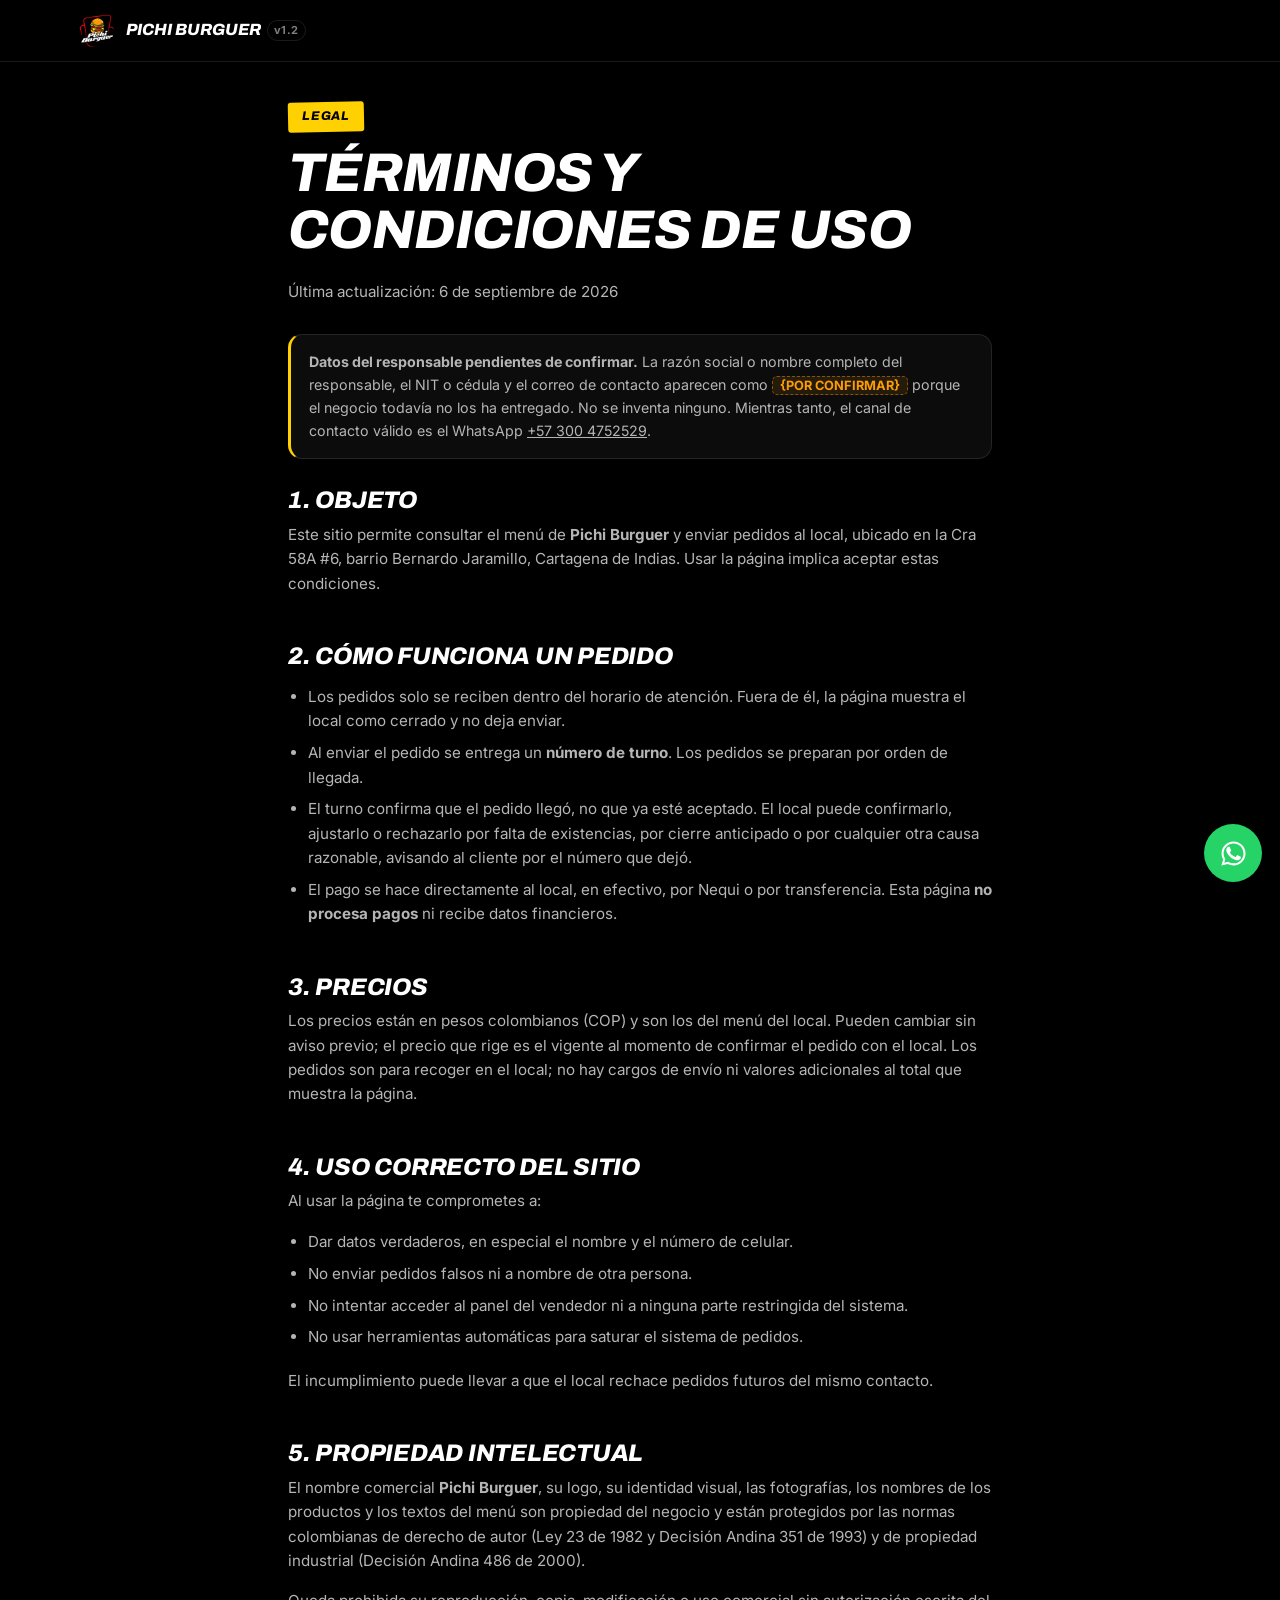
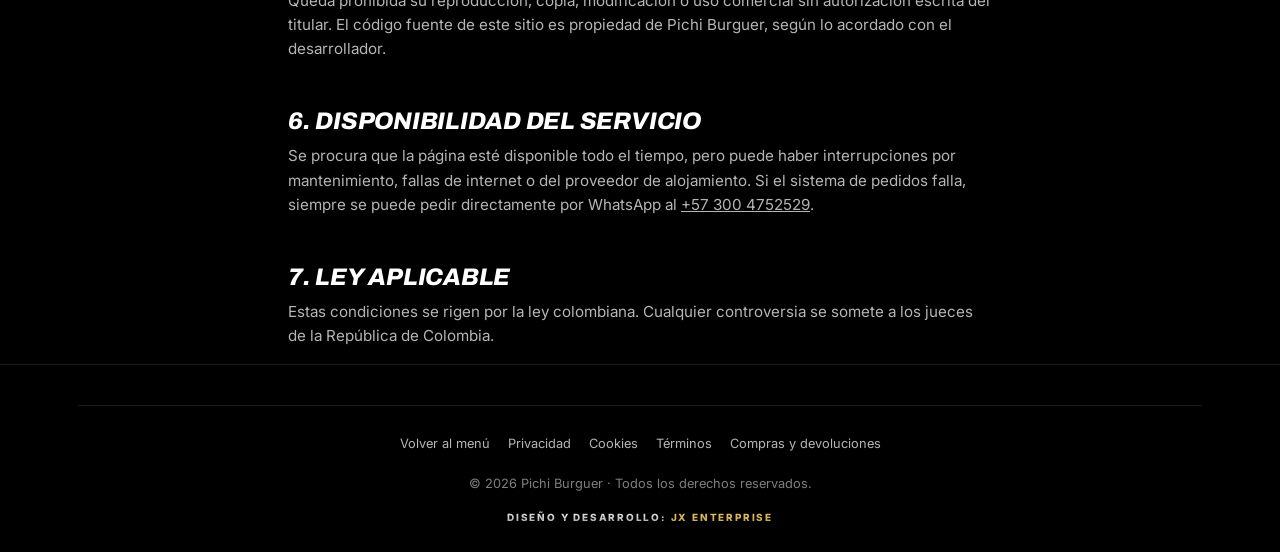
<file: terminos.html>
<!DOCTYPE html>
<html lang="es">
<head>
<!-- ===========================================================================
     PICHI BURGUER · Sistema de pedidos en línea
     ARCHIVO: terminos.html
     QUÉ ES: términos y condiciones de uso más el aviso de propiedad intelectual.
     NOTA: comparte diseño, cabecera y pie con el resto del sitio; nunca es una
     página legal en texto pelado. Lleva noindex porque no debe competir en
     Google con la página del menú, y no va en el sitemap.
     DEPENDE DE: css/styles.css
     =========================================================================== -->
<meta charset="UTF-8">
<meta name="viewport" content="width=device-width, initial-scale=1">
<title>Términos y condiciones de uso · Pichi Burguer</title>
<meta name="description" content="Condiciones de uso de la página de pedidos de Pichi Burguer y aviso de propiedad intelectual del contenido, la marca y el logo.">
<meta name="robots" content="noindex, follow">
<meta name="theme-color" content="#000000">
<link rel="icon" href="/img/favicon.ico" sizes="any">
<link rel="apple-touch-icon" href="/img/icon-180.png">
<link rel="manifest" href="/site.webmanifest">
<link rel="preconnect" href="https://fonts.googleapis.com">
<link rel="preconnect" href="https://fonts.gstatic.com" crossorigin>
<link rel="preload" as="style" href="https://fonts.googleapis.com/css2?family=Archivo:ital,wght@1,700;1,800;1,900&family=Inter:wght@400;500;600;700&display=swap" onload="this.onload=null;this.rel='stylesheet'">
<noscript><link rel="stylesheet" href="https://fonts.googleapis.com/css2?family=Archivo:ital,wght@1,700;1,800;1,900&family=Inter:wght@400;500;600;700&display=swap"></noscript>
<link rel="stylesheet" href="css/styles.css">
</head>
<body>

<a class="skip-link" href="#contenido">Saltar al contenido</a>

<header class="barra">
  <div class="barra__int">
    <a class="barra__marca" href="index.html">
      <img class="barra__logo" src="img/logo-pichi-burguer-cartagena-440.webp" alt="Logo de Pichi Burguer" width="38" height="38">
      <!-- Versión del sitio · ver el comentario de index.html -->
      <span class="barra__nombre">Pichi Burguer</span>
      <span class="sitio-version" title="Versión publicada del sitio">v1.2</span>
    </a>
  </div>
</header>

<main id="contenido" class="doc">
  <div class="contenedor doc__int">
    <div class="seccion-cab">
      <span class="etiqueta">Legal</span>
      <h1>Términos y condiciones de uso</h1>
      <p class="doc__fecha">Última actualización: 6 de septiembre de 2026</p>
    </div>

      <div class="doc__aviso">
        <p>
          <strong>Datos del responsable pendientes de confirmar.</strong> La razón social o nombre
          completo del responsable, el NIT o cédula y el correo de contacto aparecen como
          <span class="pendiente">{POR CONFIRMAR}</span> porque el negocio todavía no los ha
          entregado. No se inventa ninguno. Mientras tanto, el canal de contacto válido es el
          WhatsApp <a href="https://wa.me/573004752529" target="_blank" rel="noopener">+57 300 4752529</a>.
        </p>
      </div>

    <h2>1. Objeto</h2>
    <p>
      Este sitio permite consultar el menú de <strong>Pichi Burguer</strong> y enviar pedidos al
      local, ubicado en la Cra 58A #6, barrio Bernardo Jaramillo, Cartagena de Indias. Usar la
      página implica aceptar estas condiciones.
    </p>

    <h2>2. Cómo funciona un pedido</h2>
    <ul>
      <li>Los pedidos solo se reciben dentro del horario de atención. Fuera de él, la página muestra el local como cerrado y no deja enviar.</li>
      <li>Al enviar el pedido se entrega un <strong>número de turno</strong>. Los pedidos se preparan por orden de llegada.</li>
      <li>El turno confirma que el pedido llegó, no que ya esté aceptado. El local puede confirmarlo, ajustarlo o rechazarlo por falta de existencias, por cierre anticipado o por cualquier otra causa razonable, avisando al cliente por el número que dejó.</li>
      <li>El pago se hace directamente al local, en efectivo, por Nequi o por transferencia. Esta página <strong>no procesa pagos</strong> ni recibe datos financieros.</li>
    </ul>

    <h2>3. Precios</h2>
    <p>
      Los precios están en pesos colombianos (COP) y son los del menú del local. Pueden cambiar sin
      aviso previo; el precio que rige es el vigente al momento de confirmar el pedido con el local.
      Los pedidos son para recoger en el local; no hay cargos de envío ni valores adicionales al
      total que muestra la página.
    </p>

    <h2>4. Uso correcto del sitio</h2>
    <p>Al usar la página te comprometes a:</p>
    <ul>
      <li>Dar datos verdaderos, en especial el nombre y el número de celular.</li>
      <li>No enviar pedidos falsos ni a nombre de otra persona.</li>
      <li>No intentar acceder al panel del vendedor ni a ninguna parte restringida del sistema.</li>
      <li>No usar herramientas automáticas para saturar el sistema de pedidos.</li>
    </ul>
    <p>El incumplimiento puede llevar a que el local rechace pedidos futuros del mismo contacto.</p>

    <h2>5. Propiedad intelectual</h2>
    <p>
      El nombre comercial <strong>Pichi Burguer</strong>, su logo, su identidad visual, las
      fotografías, los nombres de los productos y los textos del menú son propiedad del negocio y
      están protegidos por las normas colombianas de derecho de autor (Ley 23 de 1982 y Decisión
      Andina 351 de 1993) y de propiedad industrial (Decisión Andina 486 de 2000).
    </p>
    <p>
      Queda prohibida su reproducción, copia, modificación o uso comercial sin autorización escrita
      del titular. El código fuente de este sitio es propiedad de Pichi Burguer, según lo acordado
      con el desarrollador.
    </p>

    <h2>6. Disponibilidad del servicio</h2>
    <p>
      Se procura que la página esté disponible todo el tiempo, pero puede haber interrupciones por
      mantenimiento, fallas de internet o del proveedor de alojamiento. Si el sistema de pedidos
      falla, siempre se puede pedir directamente por WhatsApp al
      <a href="https://wa.me/573004752529" target="_blank" rel="noopener">+57 300 4752529</a>.
    </p>

    <h2>7. Ley aplicable</h2>
    <p>
      Estas condiciones se rigen por la ley colombiana. Cualquier controversia se somete a los
      jueces de la República de Colombia.
    </p>
  </div>
</main>

<footer class="pie">
  <div class="contenedor">
    <div class="pie__copy">
      <p class="pie__legales" style="justify-content:center">
        <a href="index.html">Volver al menú</a>
        <a href="privacidad.html">Privacidad</a>
        <a href="cookies.html">Cookies</a>
        <a href="terminos.html">Términos</a>
        <a href="compras.html">Compras y devoluciones</a>
      </p>
      <p>© <span id="anio">2026</span> Pichi Burguer · Todos los derechos reservados.</p>
      <!-- Crédito de JX Enterprise · formato exacto obligatorio, no modificar -->
      <p class="footer-dev">
        <span class="footer-dev-txt">Diseño y desarrollo:</span>
        <span class="footer-dev-jx">JX</span>
        <span class="footer-dev-co">Enterprise</span>
      </p>
    </div>
  </div>
</footer>

<a class="wa-float"
   href="https://wa.me/573004752529?text=Hola%2C%20quiero%20preguntar%20algo%20sobre%20Pichi%20Burguer"
   target="_blank" rel="noopener" aria-label="Escribir a Pichi Burguer por WhatsApp">
  <svg width="29" height="29" viewBox="0 0 24 24" fill="currentColor" aria-hidden="true">
    <path d="M17.47 14.38c-.3-.15-1.75-.86-2.02-.96-.27-.1-.47-.15-.67.15-.2.3-.77.96-.94 1.16-.17.2-.35.22-.64.07-.3-.15-1.25-.46-2.38-1.47-.88-.78-1.47-1.75-1.64-2.05-.17-.3-.02-.46.13-.6.13-.13.3-.35.45-.52.15-.17.2-.3.3-.5.1-.2.05-.37-.02-.52-.08-.15-.67-1.6-.92-2.2-.24-.58-.49-.5-.67-.51h-.57c-.2 0-.52.07-.8.37-.27.3-1.04 1.02-1.04 2.48s1.07 2.88 1.22 3.08c.15.2 2.1 3.2 5.08 4.49.71.3 1.26.49 1.7.63.71.22 1.36.19 1.87.12.57-.09 1.75-.72 2-1.41.25-.7.25-1.29.17-1.41-.07-.13-.27-.2-.57-.35M12.04 2C6.58 2 2.13 6.45 2.13 11.91c0 1.75.46 3.45 1.32 4.95L2 22l5.25-1.38a9.9 9.9 0 0 0 4.79 1.22h.01c5.46 0 9.9-4.45 9.91-9.91 0-2.65-1.03-5.14-2.9-7.01A9.82 9.82 0 0 0 12.04 2m0 18.15h-.01a8.2 8.2 0 0 1-4.19-1.15l-.3-.18-3.12.82.83-3.04-.2-.31a8.2 8.2 0 0 1-1.26-4.38c0-4.54 3.7-8.23 8.25-8.23 2.2 0 4.27.86 5.82 2.42a8.18 8.18 0 0 1 2.41 5.82c0 4.54-3.7 8.23-8.23 8.23"/>
  </svg>
</a>

<!-- Único script de esta página: pone el año del copyright al día solo, para
     que no se quede diciendo 2026 para siempre. El index y el panel hacen lo
     mismo desde su propio JS; aquí no se carga ningún archivo por un dato. -->
<script>document.getElementById('anio').textContent = new Date().getFullYear();</script>

</body>
</html>
</file>
<file: css/styles.css>
/* ============================================================================
   PICHI BURGUER · Sistema de pedidos en línea
   ARCHIVO: css/styles.css
   ----------------------------------------------------------------------------
   QUÉ CONTIENE: TODOS los estilos del proyecto — la página del cliente
   (index.html), el panel del vendedor (panel.html), la página 404 y las cuatro
   páginas legales. Un solo archivo para que todo comparta exactamente el mismo
   diseño y no haya dos estilos distintos conviviendo.

   MODO DE DISEÑO: Modo 2 (libre, a partir de imagen de referencia).
   La paleta se sacó píxel a píxel del logo que entregó el cliente:
   fondo negro sólido, marco rojo, tipografía blanca, pan naranja y queso
   amarillo. El logo tiene fondo negro sin transparencia, por eso todo el
   sistema va en negro: así el logo se funde y no queda un recuadro feo.

   ORDEN DEL ARCHIVO:
     1. Variables y base            5. Menú y productos
     2. Utilidades y botones        6. Carrito, modal y turno
     3. Barra superior y estado     7. Horarios, mapa y footer
     4. Portada                     8. Panel del vendedor
                                    9. Legales, 404, cookies y responsive
   ========================================================================== */


/* ============================================================================
   1) VARIABLES Y BASE
   Qué hace: define la paleta, las tipografías y el comportamiento global.
   Ojo: NUNCA escribir colores en hexadecimal suelto por el archivo. Todo color
   sale de estas variables; así cambiar la marca es tocar un solo bloque.
   ========================================================================== */
:root {
  /* --- Paleta extraída del logo --- */
  --negro:          #000000;   /* fondo del logo, 68% de sus píxeles */
  --negro-sup:      #0C0C0C;   /* superficie de tarjetas, un punto más claro */
  --negro-sup-2:    #141414;   /* superficie elevada (modal, panel) */
  --linea:          rgba(255,255,255,.10);   /* bordes sutiles */
  --linea-fuerte:   rgba(255,255,255,.18);

  --rojo:           #E01220;   /* rojo de marca para bloques y botones */
  --rojo-vivo:      #FB0212;   /* rojo exacto del marco del logo, solo detalles */
  --rojo-oscuro:    #9E0A14;   /* estados presionados */

  --amarillo:       #FFD100;   /* etiquetas de categoría, igual que el menú impreso */
  --naranja:        #FE9B05;   /* pan de la hamburguesa: acentos cálidos */
  --verde:          #29B24A;   /* local abierto */

  --blanco:         #FFFFFF;
  --texto:          #F2F2F2;
  --texto-suave:    #B5B5B5;   /* descripciones y textos secundarios */
  --texto-tenue:    #7E7E7E;   /* notas al pie y avisos menores */

  /* --- Tipografías --- */
  /* Archivo: itálica y pesos altos, se parece a la del logo (títulos).
     Inter: neutra y muy legible en pantallas pequeñas (cuerpo y precios). */
  --fuente-titulo: 'Archivo', 'Arial Black', sans-serif;
  --fuente-texto:  'Inter', -apple-system, BlinkMacSystemFont, 'Segoe UI', sans-serif;

  /* --- Radios, sombras y espaciados (escala única de todo el proyecto) --- */
  --radio-sm: 10px;
  --radio:    14px;
  --radio-lg: 20px;
  --radio-full: 999px;
  --sombra:    0 4px 16px rgba(0,0,0,.55);
  --sombra-alta: 0 10px 34px rgba(0,0,0,.7);
  --espacio-seccion: clamp(48px, 8vw, 84px);
  --ancho-max: 1180px;

  /* Altura de la barra superior fija; la usan el scroll-margin de las
     secciones y el desplazamiento del menú de categorías. */
  --alto-barra: 62px;
}

/* Reinicio mínimo: solo lo necesario, sin librerías externas. */
*, *::before, *::after { box-sizing: border-box; }

html {
  scroll-behavior: smooth;
  -webkit-text-size-adjust: 100%;   /* evita que iOS agrande el texto al girar */
}

body {
  margin: 0;
  background: var(--negro);
  color: var(--texto);
  font-family: var(--fuente-texto);
  font-size: 16px;
  line-height: 1.6;
  /* Sin esto, en móvil el carrito flotante llegaría a tapar el footer. */
  padding-bottom: env(safe-area-inset-bottom);
  overflow-x: hidden;               /* seguro extra contra scroll horizontal */
}

img { max-width: 100%; height: auto; display: block; }

h1, h2, h3 {
  font-family: var(--fuente-titulo);
  font-weight: 800;
  font-style: italic;               /* la inclinación viene del logo */
  line-height: 1.05;
  letter-spacing: -.01em;
  margin: 0 0 .4em;
  text-transform: uppercase;
}
h1 { font-size: clamp(2rem, 7vw, 3.4rem); color: var(--blanco); }
h2 { font-size: clamp(1.5rem, 4.6vw, 2.3rem); color: var(--blanco); }
h3 { font-size: clamp(1.02rem, 2.6vw, 1.18rem); font-style: normal; letter-spacing: 0; }

p { margin: 0 0 1em; }
a { color: inherit; }

/* Foco visible en TODO lo que se puede enfocar: obligatorio para que la página
   sea usable con teclado y con lector de pantalla. */
:focus-visible {
  outline: 3px solid var(--amarillo);
  outline-offset: 3px;
  border-radius: 4px;
}

/* Enlace "Saltar al contenido": invisible hasta que se enfoca con el tabulador. */
.skip-link {
  position: absolute; left: -9999px; top: 0; z-index: 200;
  background: var(--amarillo); color: var(--negro);
  padding: 12px 18px; font-weight: 700; border-radius: 0 0 var(--radio-sm) 0;
}
.skip-link:focus { left: 0; }

/* Texto solo para lectores de pantalla (no se ve, pero se lee en voz alta). */
.sr-only {
  position: absolute; width: 1px; height: 1px; padding: 0; margin: -1px;
  overflow: hidden; clip: rect(0 0 0 0); white-space: nowrap; border: 0;
}

.contenedor {
  width: 100%;
  max-width: var(--ancho-max);
  margin-inline: auto;
  padding-inline: clamp(16px, 4vw, 28px);
}

section { padding-block: var(--espacio-seccion); }
/* Para que al saltar a una sección desde el menú no quede tapada por la barra.
   Los 58px son el alto de la barra de categorías; los 18px de más son el aire:
   sin ellos la etiqueta amarilla quedaba pegada al borde de la barra y, como va
   rotada -1.2deg, la esquina llegaba a meterse debajo. */
section[id] { scroll-margin-top: calc(var(--alto-barra) + 58px + 18px); }


/* ============================================================================
   2) UTILIDADES Y BOTONES
   Qué hace: un solo patrón de botón para todo el sistema. Cualquier botón nuevo
   que se agregue a futuro usa estas clases; no se inventan estilos sueltos.
   Táctil: mínimo 48px de alto en todos, como exige el estándar de JX.
   ========================================================================== */
/* ⚠⚠ REGLA QUE TIENE QUE IR ANTES QUE CUALQUIER `display`.
   El atributo `hidden` del HTML lo aplica el navegador con su hoja por
   defecto, que pierde contra CUALQUIER clase del sitio. Es decir:
   `.btn { display: inline-flex }` anulaba `hidden` y el botón se quedaba a la
   vista aunque el JS lo hubiera escondido.
   Pasó de verdad: con el pedido ya en la plancha, el botón amarillo "Sí,
   agrégalo a mi turno" seguía viéndose. El cliente lo tocaba, el servidor lo
   rechazaba con razón, y en la pantalla no pasaba NADA — que es la peor forma
   de fallar, porque el cliente cree que la página está rota.
   Con esta línea, `hidden` gana siempre y en todo el sitio. Es la razón por la
   que existe: que esconder algo signifique esconderlo. */
[hidden] { display: none !important; }

.btn {
  display: inline-flex; align-items: center; justify-content: center; gap: 8px;
  min-height: 48px; padding: 0 22px;
  font-family: var(--fuente-texto);
  font-size: 1rem; font-weight: 700;
  border: 0; border-radius: var(--radio-sm);
  cursor: pointer; text-decoration: none;
  transition: background-color .18s ease, transform .12s ease, opacity .18s ease;
}
.btn:active { transform: translateY(1px); }

.btn--rojo   { background: var(--rojo); color: var(--blanco); }
.btn--ama    { background: var(--amarillo); color: var(--negro); }
.btn--linea  { background: transparent; color: var(--texto); border: 1px solid var(--linea-fuerte); }
.btn--ancho  { width: 100%; }

/* Los efectos al pasar el cursor van SOLO aquí dentro: en pantallas táctiles no
   existe el "pasar por encima" y el estado se quedaría pegado tras el toque. */
@media (hover: hover) {
  .btn--rojo:hover  { background: #F41B2A; }
  .btn--ama:hover   { background: #FFDC3D; }
  .btn--linea:hover { background: rgba(255,255,255,.07); }
}

.btn:disabled, .btn[aria-disabled="true"] {
  opacity: .42; cursor: not-allowed; pointer-events: none;
}

/* Encabezado de sección: etiqueta amarilla + título, igual que el menú impreso
   del local, donde cada categoría lleva un trazo amarillo encima. */
.seccion-cab { margin-bottom: 30px; }
.etiqueta {
  display: inline-block;
  background: var(--amarillo); color: var(--negro);
  font-family: var(--fuente-titulo);
  font-style: italic; font-weight: 800; text-transform: uppercase;
  font-size: .78rem; letter-spacing: .06em;
  padding: 5px 14px; border-radius: 3px;
  margin-bottom: 12px;
  transform: rotate(-1.2deg);   /* leve inclinación: recuerda el trazo pintado */
}
.seccion-cab p { color: var(--texto-suave); max-width: 62ch; margin: 0; }

/* Marcador de dato pendiente. Es INTENCIONALMENTE visible: obliga a completar
   el dato antes de publicar en vez de dejar un valor inventado. */
.pendiente {
  color: var(--naranja); font-weight: 700; font-size: .9em;
  background: rgba(254,155,5,.10);
  border: 1px dashed rgba(254,155,5,.45);
  padding: 1px 7px; border-radius: 5px; white-space: nowrap;
}


/* ============================================================================
   3) BARRA SUPERIOR Y SEMÁFORO DE ESTADO
   Qué es: la barra fija de arriba con el logo, el estado del local y el acceso
   al menú de categorías.
   Función: que el visitante sepa SIEMPRE, sin hacer scroll, si el local está
   abierto y si puede pedir. Es lo primero que preguntaría por WhatsApp.
   Depende de: js/script.js pone la clase .esta-abierto / .esta-cerrado.
   ========================================================================== */
.barra {
  position: fixed; inset: 0 0 auto 0; z-index: 60;
  /* min-height y NO height: con alto fijo, el padding del notch se comía el
     espacio del contenido (box-sizing: border-box) y el logo quedaba aplastado,
     además de abrir un hueco antes de la barra de categorías, que se coloca a
     var(--alto-barra) + el notch. Así los dos números siempre coinciden. */
  min-height: calc(var(--alto-barra) + env(safe-area-inset-top));
  display: flex; align-items: center;
  /* El fondo NO es totalmente opaco para que se note la profundidad, así que
     necesita desenfoque: sin él se leía el contenido pasando por detrás (el
     botón rojo "Agregar" se veía cruzando la barra al hacer scroll). */
  background: rgba(0,0,0,.98);
  -webkit-backdrop-filter: blur(16px);
  backdrop-filter: blur(16px);
  border-bottom: 1px solid var(--linea);
  padding-top: env(safe-area-inset-top);   /* respeta el notch del iPhone */
}
.barra__int {
  width: 100%; max-width: var(--ancho-max); margin-inline: auto;
  padding-inline: clamp(14px, 4vw, 28px);
  display: flex; align-items: center; gap: 12px;
}
/* min-height 44px: el enlace del logo medía lo que mide el logo (32-38px) y era
   incómodo de tocar. Cabe de sobra dentro de la barra, que mide 56-62px. */
.barra__marca {
  display: flex; align-items: center; gap: 10px; text-decoration: none;
  min-width: 0; min-height: 44px;
}
.barra__logo { width: 38px; height: 38px; border-radius: 8px; flex-shrink: 0; }
.barra__nombre {
  font-family: var(--fuente-titulo); font-style: italic; font-weight: 800;
  font-size: 1.02rem; text-transform: uppercase; color: var(--blanco);
  white-space: nowrap; overflow: hidden; text-overflow: ellipsis;
}

/* Versión publicada del sitio, al lado del nombre.
   PARA QUÉ: comprobar de un vistazo si la actualización llegó de verdad al
   celular de alguien. Si el número es el viejo, el navegador está sirviendo
   una copia guardada y no la versión nueva.
   ⚠ Es DELIBERADAMENTE discreta: va en Inter (no en la tipografía de los
   títulos), pequeña y en gris, con el mismo aire que el nombre. No puede
   competir con la marca: el cliente viene a pedir una hamburguesa, no a leer
   un número de versión. Quien lo necesita sabe dónde mirar.
   ⚠ flex-shrink: 0 para que no la aplaste el nombre en un celular angosto, y
   align-self: center para que quede a la altura del texto y no del logo. */
.sitio-version {
  flex-shrink: 0; align-self: center; margin-left: -4px;
  /* 11px fijos y no rem: con rem quedaba en 8,96px en los celulares que
     reducen la raíz, y un número que no se puede leer no sirve para lo que
     se creó — comprobar de un vistazo qué versión está publicada. */
  font-family: var(--fuente-texto); font-size: 11px; font-weight: 700;
  letter-spacing: .04em; color: var(--texto-tenue);
  padding: 2px 6px; border: 1px solid var(--linea);
  border-radius: var(--radio-full); line-height: 1.4;
}
/* En pantallas muy angostas el nombre es lo que importa: la versión se queda,
   pero se aprieta para no robarle sitio. */
@media (max-width: 380px) {
  .sitio-version { font-size: 10px; padding: 1px 5px; margin-left: -2px; }
}

/* Semáforo verde/rojo. Es un punto de color + texto: nunca solo el color, para
   que también lo entienda alguien que no distingue verde de rojo. */
.estado {
  display: inline-flex; align-items: center; gap: 7px;
  margin-left: auto; flex-shrink: 0;
  padding: 7px 13px; border-radius: var(--radio-full);
  font-size: .78rem; font-weight: 700; letter-spacing: .02em;
  border: 1px solid var(--linea);
  background: var(--negro-sup);
}
.estado__luz {
  width: 9px; height: 9px; border-radius: 50%;
  background: var(--texto-tenue); flex-shrink: 0;
}
.estado.esta-abierto  { border-color: rgba(41,178,74,.5);  color: #7FE39A; }
.estado.esta-abierto  .estado__luz { background: var(--verde); }
.estado.esta-cerrado  { border-color: rgba(224,18,32,.5);  color: #FF8B93; }
.estado.esta-cerrado  .estado__luz { background: var(--rojo); }

/* Barra de categorías: se desliza horizontalmente en móvil en vez de apilarse.
   Se eligió así porque un menú hamburguesa para 6 categorías esconde el
   contenido que justamente vino a ver el cliente. */
.categorias {
  position: fixed; top: calc(var(--alto-barra) + env(safe-area-inset-top));
  inset-inline: 0; z-index: 55;
  background: rgba(0,0,0,.98);
  -webkit-backdrop-filter: blur(16px);
  backdrop-filter: blur(16px);
  border-bottom: 1px solid var(--linea);
  overflow-x: auto; overflow-y: hidden;
  -webkit-overflow-scrolling: touch;
  scrollbar-width: none;
}
.categorias::-webkit-scrollbar { display: none; }
.categorias__int {
  display: flex; gap: 8px; align-items: center;
  /* 6px y no 9: con los chips a 44px de alto (ver abajo), este relleno deja la
     barra en los mismos 57px de siempre. Si se sube este número, hay que subir
     también el 58 del scroll-margin-top y el de .portada, o los títulos vuelven
     a quedar pegados a la barra. */
  padding: 6px clamp(14px, 4vw, 28px);
  width: max-content; min-width: 100%;
  max-width: var(--ancho-max); margin-inline: auto;
}
.categorias a {
  display: inline-flex; align-items: center;
  /* 44px: es el mínimo que se toca cómodo con el pulgar. A 38px, en un celular
     angosto, es fácil darle al chip de al lado. No agranda la barra porque se
     le quitó relleno arriba. */
  min-height: 44px; padding: 0 15px;
  border-radius: var(--radio-full);
  border: 1px solid var(--linea);
  font-size: .84rem; font-weight: 600; white-space: nowrap;
  text-decoration: none; color: var(--texto-suave);
  transition: background-color .18s ease, color .18s ease, border-color .18s ease;
}
.categorias a.activa { background: var(--rojo); border-color: var(--rojo); color: var(--blanco); }
@media (hover: hover) { .categorias a:hover { color: var(--blanco); border-color: var(--linea-fuerte); } }


/* Respaldo obligatorio: los navegadores que NO saben desenfocar (Firefox con la
   opción apagada, WebView viejo de Android) se quedarían con el fondo traslúcido
   y volvería a verse el contenido cruzando las barras. Ahí se pintan opacas. */
@supports not ((backdrop-filter: blur(1px)) or (-webkit-backdrop-filter: blur(1px))) {
  .barra         { background: var(--negro); }
  .categorias    { background: var(--negro); }
  .carrito-barra { background: #0A0A0A; }
}


/* ============================================================================
   4) PORTADA
   Qué es: el bloque de entrada con el logo, el estado grande y los datos que
   más se preguntan (dirección y horario de hoy).
   Función: en tres segundos el visitante sabe dónde está, si está abierto y
   que puede pedir desde ahí mismo.
   ========================================================================== */
.portada {
  padding-top: calc(var(--alto-barra) + 58px + env(safe-area-inset-top) + 26px);
  padding-bottom: 34px;
  text-align: center;
  /* Degradado sutil de negro a negro-rojizo muy bajo: da profundidad sin
     convertirse en el degradado de plantilla que delata una web hecha por IA. */
  background:
    radial-gradient(120% 90% at 50% 0%, rgba(224,18,32,.13) 0%, rgba(0,0,0,0) 62%),
    var(--negro);
  border-bottom: 1px solid var(--linea);
}
.portada__logo {
  width: min(220px, 54vw); height: auto;
  margin: 0 auto 18px;
  border-radius: var(--radio-lg);
}
.portada h1 { margin-bottom: .25em; }
.portada__lema {
  color: var(--texto-suave); font-size: 1.02rem;
  max-width: 46ch; margin: 0 auto 22px;
}

/* Aviso grande de estado. Cuando el local está cerrado explica a qué hora
   abre, en vez de dejar al cliente adivinando. */
.aviso-estado {
  display: inline-flex; align-items: center; gap: 11px;
  padding: 13px 20px; border-radius: var(--radio);
  border: 1px solid var(--linea); background: var(--negro-sup);
  font-weight: 600; font-size: .96rem; text-align: left;
  max-width: 100%;
}
.aviso-estado .estado__luz { width: 12px; height: 12px; }
.aviso-estado.esta-abierto { border-color: rgba(41,178,74,.42); }
.aviso-estado.esta-abierto .estado__luz { background: var(--verde); }
.aviso-estado.esta-cerrado { border-color: rgba(224,18,32,.42); }
.aviso-estado.esta-cerrado .estado__luz { background: var(--rojo); }

.portada__datos {
  margin-top: 20px; display: flex; flex-wrap: wrap;
  justify-content: center; gap: 8px 22px;
  color: var(--texto-suave); font-size: .9rem;
}
.portada__datos span { display: inline-flex; align-items: center; gap: 7px; }


/* ============================================================================
   5) MENÚ Y PRODUCTOS
   Qué es: el catálogo completo agrupado en categorías.
   Función: es LA sección que vende. Todo lo demás existe para llegar aquí.
   Depende de: js/script.js lee los atributos data-nombre y data-precio de cada
   botón "Agregar" para armar el carrito. Si se cambia un precio en el HTML,
   el carrito lo toma solo — no hay que tocar el JavaScript.
   Responsive: 1 columna hasta 640px, 2 columnas desde ahí, 3 desde 1000px.
   ========================================================================== */
.grupo { padding-block: 0 var(--espacio-seccion); }
.grupo:first-of-type { padding-top: var(--espacio-seccion); }

.menu-grid {
  display: grid; gap: 14px;
  grid-template-columns: 1fr;
}

.plato {
  display: flex; flex-direction: column;
  background: var(--negro-sup);
  border: 1px solid var(--linea);
  border-radius: var(--radio);
  padding: 17px 17px 15px;
  transition: border-color .2s ease;
}
@media (hover: hover) { .plato:hover { border-color: var(--linea-fuerte); } }

.plato__cab { display: flex; align-items: baseline; gap: 12px; margin-bottom: 8px; }
.plato__nombre { margin: 0; flex: 1; color: var(--blanco); font-weight: 700; }
.plato__precio {
  font-family: var(--fuente-titulo); font-style: italic; font-weight: 800;
  font-size: 1.16rem; color: var(--amarillo); white-space: nowrap;
}
.plato__desc {
  color: var(--texto-suave); font-size: .885rem; line-height: 1.5;
  margin: 0 0 15px; flex: 1;
}
.plato .btn { margin-top: auto; }

/* Contador que aparece cuando el plato ya está en el carrito.
   Reemplaza al botón "Agregar" para no ocupar el doble de espacio en móvil. */
.contador { display: none; align-items: center; gap: 12px; margin-top: auto; }
.plato.en-carrito .contador { display: flex; }
.plato.en-carrito .plato__agregar { display: none; }
.contador__btn {
  width: 48px; height: 48px; flex-shrink: 0;
  display: inline-flex; align-items: center; justify-content: center;
  font-size: 1.35rem; font-weight: 700; line-height: 1;
  background: var(--negro-sup-2); color: var(--blanco);
  border: 1px solid var(--linea-fuerte); border-radius: var(--radio-sm);
  cursor: pointer;
}
.contador__n {
  flex: 1; text-align: center; font-weight: 700; font-size: 1.06rem;
  font-variant-numeric: tabular-nums;
}

/* Aviso de bebidas y adiciones: datos que el cliente todavía no confirmó.
   Se muestra el aviso en vez de inventar precios. */
.aviso-caja {
  background: var(--negro-sup);
  border: 1px solid var(--linea);
  border-left: 3px solid var(--naranja);
  border-radius: var(--radio);
  padding: 18px 20px;
}
.aviso-caja h3 { color: var(--blanco); margin-bottom: .5em; }
.aviso-caja p:last-child { margin-bottom: 0; }

/* Pasos de "cómo pedir": tres números grandes, sin iconos genéricos. */
.pasos { display: grid; gap: 14px; grid-template-columns: 1fr; counter-reset: paso; }
.paso {
  display: flex; gap: 15px; align-items: flex-start;
  background: var(--negro-sup); border: 1px solid var(--linea);
  border-radius: var(--radio); padding: 18px;
}
.paso__n {
  font-family: var(--fuente-titulo); font-style: italic; font-weight: 800;
  font-size: 1.7rem; color: var(--rojo); line-height: 1; flex-shrink: 0;
  min-width: 34px;
}
.paso h3 { margin-bottom: .3em; color: var(--blanco); }
.paso p { margin: 0; color: var(--texto-suave); font-size: .9rem; }


/* Preguntas frecuentes.
   Qué es: las mismas cuatro preguntas que el <head> le declara a Google en el
   bloque FAQPage, ahora visibles en la página.
   POR QUÉ TIENEN QUE ESTAR VISIBLES: Google exige que el contenido de un
   FAQPage se vea en la página. Declararlo solo en el JSON-LD incumple su
   política y puede costar una penalización manual. Si algún día se quita esta
   sección, hay que quitar TAMBIÉN el bloque FAQPage del <head>.
   Se usa <details> porque el propio navegador se encarga de abrir y cerrar:
   cero JavaScript, funciona con teclado y Google lo acepta como contenido
   visible aunque arranque plegado. */
.faq { display: grid; gap: 10px; }
.faq__item {
  background: var(--negro-sup);
  border: 1px solid var(--linea);
  border-radius: var(--radio);
}
.faq__item[open] { border-color: var(--linea-fuerte); }
.faq__item summary {
  display: flex; align-items: center; gap: 12px;
  min-height: 48px; padding: 13px 17px;   /* 48px: mismo objetivo táctil que los botones */
  font-weight: 600; font-size: .96rem; color: var(--blanco);
  cursor: pointer; list-style: none;
}
/* Safari pinta un triangulito propio que rompe el diseño; se quita. */
.faq__item summary::-webkit-details-marker { display: none; }
/* El signo + / − va al final y en amarillo, igual que los precios del menú. */
.faq__item summary::after {
  content: '+'; margin-left: auto; flex-shrink: 0;
  font-family: var(--fuente-titulo); font-style: italic; font-weight: 800;
  font-size: 1.4rem; line-height: 1; color: var(--amarillo);
}
.faq__item[open] summary::after { content: '\2212'; }   /* signo menos, más ancho que el guion */
.faq__item summary:focus-visible { outline: 3px solid var(--amarillo); outline-offset: -3px; border-radius: var(--radio); }
@media (hover: hover) { .faq__item summary:hover { color: var(--amarillo); } }
.faq__resp {
  padding: 0 17px 15px;
  color: var(--texto-suave); font-size: .9rem; line-height: 1.55;
}
.faq__resp p { margin: 0; }


/* ============================================================================
   6) CARRITO, MODAL DE PEDIDO Y PANTALLA DE TURNO
   Qué es: la barra inferior con el resumen, el formulario del pedido y la
   confirmación con el número de turno.
   Función: es el flujo de compra completo. Todo ocurre sin cambiar de página
   para que el cliente no pierda lo que ya escogió.
   Depende de: js/script.js (abre y cierra) y js/almacen.js (guarda el pedido).
   ========================================================================== */

/* --- Barra flotante del carrito --- */
.carrito-barra {
  position: fixed; inset: auto 0 0 0; z-index: 65;
  background: rgba(10,10,10,.985);
  -webkit-backdrop-filter: blur(16px);
  backdrop-filter: blur(16px);
  border-top: 1px solid var(--linea-fuerte);
  padding: 11px clamp(14px, 4vw, 28px) calc(11px + env(safe-area-inset-bottom));
  transform: translateY(115%);
  transition: transform .26s ease;
}
.carrito-barra.visible { transform: translateY(0); }
.carrito-barra__int {
  max-width: var(--ancho-max); margin-inline: auto;
  display: flex; align-items: center; gap: 14px;
}
.carrito-barra__info { min-width: 0; }
.carrito-barra__n { font-size: .8rem; color: var(--texto-suave); display: block; }
.carrito-barra__total {
  font-family: var(--fuente-titulo); font-style: italic; font-weight: 800;
  font-size: 1.3rem; color: var(--blanco); line-height: 1.1;
}
.carrito-barra .btn { margin-left: auto; flex-shrink: 0; }

/* --- Ventana modal (formulario y turno) ---
   z-index 100: por encima del banner de cookies (95). Si fuera menor, el banner
   se dibujaría sobre la ventana del pedido y taparía el formulario. */
.modal {
  position: fixed; inset: 0; z-index: 100;
  display: none; align-items: flex-end; justify-content: center;
  background: rgba(0,0,0,.82);
  padding: 0;
}
.modal.abierto { display: flex; }
.modal__caja {
  width: 100%; max-width: 560px; max-height: 92vh; overflow-y: auto;
  background: var(--negro-sup-2);
  border: 1px solid var(--linea-fuerte);
  border-radius: var(--radio-lg) var(--radio-lg) 0 0;
  padding: 22px clamp(18px, 5vw, 28px) calc(24px + env(safe-area-inset-bottom));
  -webkit-overflow-scrolling: touch;
}
.modal__cab { display: flex; align-items: center; gap: 12px; margin-bottom: 18px; }
.modal__cab h2 { margin: 0; font-size: 1.3rem; }
.modal__cerrar {
  margin-left: auto; width: 44px; height: 44px; flex-shrink: 0;
  display: inline-flex; align-items: center; justify-content: center;
  background: transparent; border: 1px solid var(--linea);
  border-radius: var(--radio-sm); color: var(--texto);
  font-size: 1.3rem; line-height: 1; cursor: pointer;
}

/* Resumen de lo que se va a pedir, dentro del modal. */
.resumen { border-top: 1px solid var(--linea); margin-bottom: 18px; }
.resumen__fila {
  display: flex; gap: 12px; align-items: baseline;
  padding: 10px 0; border-bottom: 1px solid var(--linea);
  font-size: .92rem;
}
.resumen__fila span:last-child { margin-left: auto; font-weight: 700; white-space: nowrap; }
.resumen__total {
  display: flex; gap: 12px; align-items: baseline;
  padding-top: 13px; font-size: 1.1rem; font-weight: 700;
}
.resumen__total span:last-child {
  margin-left: auto; color: var(--amarillo);
  font-family: var(--fuente-titulo); font-style: italic; font-size: 1.35rem;
}

/* --- Campos del formulario --- */
.campo { margin-bottom: 15px; }
/* .campo__titulo es el rótulo de los grupos de opciones (entrega y pago). Es un
   <span> y no un <label>, porque un label tiene que apuntar a un campo concreto
   y aquí rotula un grupo entero: el nombre accesible del grupo lo da el
   aria-labelledby del role="radiogroup". Se ve exactamente igual que un label. */
.campo label, .campo__titulo {
  display: block; margin-bottom: 6px;
  font-size: .87rem; font-weight: 600; color: var(--texto);
}
.campo input, .campo textarea, .campo select {
  width: 100%; padding: 13px 14px;
  /* 16px como mínimo: por debajo de eso, iOS hace zoom solo al tocar el campo
     y descuadra toda la pantalla. No bajar este valor. */
  font-size: 16px; font-family: var(--fuente-texto);
  color: var(--texto); background: var(--negro);
  border: 1px solid var(--linea-fuerte); border-radius: var(--radio-sm);
}
.campo textarea { min-height: 78px; resize: vertical; }
.campo input::placeholder, .campo textarea::placeholder { color: var(--texto-tenue); }
.campo__ayuda { font-size: .78rem; color: var(--texto-tenue); margin: 6px 0 0; }

/* Grupo de opciones tipo "pastilla". Hoy solo lo usa el método de pago;
   antes también el selector domicilio/recoger, que se quitó en sept. 2026. */
.opciones { display: flex; flex-wrap: wrap; gap: 8px; }
.opciones input { position: absolute; opacity: 0; pointer-events: none; }
.opciones label {
  display: inline-flex; align-items: center; justify-content: center;
  min-height: 48px; padding: 0 17px; margin: 0;
  border: 1px solid var(--linea-fuerte); border-radius: var(--radio-sm);
  font-size: .9rem; font-weight: 600; cursor: pointer;
  transition: background-color .18s ease, border-color .18s ease;
}
.opciones input:checked + label { background: var(--rojo); border-color: var(--rojo); color: var(--blanco); }
.opciones input:focus-visible + label { outline: 3px solid var(--amarillo); outline-offset: 3px; }

/* Mensaje de error del formulario: rojo, pero legible sobre negro. */
.error-form {
  display: none; margin: 0 0 14px;
  background: rgba(224,18,32,.13); border: 1px solid rgba(224,18,32,.5);
  color: #FFB4B9; border-radius: var(--radio-sm);
  padding: 11px 14px; font-size: .88rem;
}
.error-form.visible { display: block; }

/* --- Pantalla de turno confirmado --- */
.turno { text-align: center; padding: 8px 0 4px; }
.turno__n {
  font-family: var(--fuente-titulo); font-style: italic; font-weight: 800;
  font-size: clamp(3.4rem, 17vw, 5.2rem); line-height: 1;
  color: var(--amarillo); margin: 6px 0 2px;
}
.turno__etq { font-size: .82rem; letter-spacing: .16em; text-transform: uppercase; color: var(--texto-suave); }
.turno__datos {
  margin: 20px 0; padding: 15px; text-align: left;
  background: var(--negro); border: 1px solid var(--linea); border-radius: var(--radio);
  font-size: .89rem;
}
.turno__datos div { display: flex; gap: 12px; padding: 4px 0; }
.turno__datos div span:first-child { color: var(--texto-suave); min-width: 88px; }
.turno__datos div span:last-child { font-weight: 600; }


/* --- Cómo va la cola, dentro de la pantalla del turno ---
   Va en amarillo sobre negro, el mismo par que el número de turno: lo que el
   cliente viene a mirar cada rato tiene que leerse de un vistazo, sin buscar. */
.cola {
  margin: 18px 0 0; padding: 14px 16px;
  background: var(--negro); border: 1px solid var(--linea);
  border-left: 3px solid var(--amarillo);
  border-radius: var(--radio); text-align: left;
}
.cola__estado { margin: 0; font-size: 1rem; font-weight: 700; color: var(--blanco); }
.cola__detalle { margin: 4px 0 0; font-size: .85rem; color: var(--texto-suave); }
.cola.es-tuyo { border-left-color: var(--verde); }
.cola.es-tuyo .cola__estado { color: #7FE39A; }

/* Botón "Avísame cuando lo estén preparando".
   Va DENTRO de la caja de la cola y no suelto: pertenece a ese bloque y así no
   compite con "Confirmar por WhatsApp", que es la acción principal de la
   pantalla del turno. Por eso es de contorno y no de relleno.
   Ancho completo y 44px de alto, como todo lo que se toca en este sitio. */
.cola__avisar {
  display: block; width: 100%; min-height: 44px; margin-top: 12px;
  background: transparent; border: 1px solid var(--linea-fuerte);
  border-radius: var(--radio-sm); color: var(--texto);
  font-family: var(--fuente-texto); font-size: .88rem; font-weight: 700;
  line-height: 1.25; padding: 8px 12px; cursor: pointer;
  transition: border-color .18s ease, color .18s ease;
}
@media (hover: hover) {
  .cola__avisar:hover:not(:disabled) { border-color: var(--amarillo); color: var(--amarillo); }
}
/* Activado: verde y sin cursor de mano, porque ya no hay nada que tocar.
   Se queda a la vista en vez de desaparecer para que el cliente sepa que el
   aviso está puesto y no se quede con la duda. */
.cola__avisar.activo {
  border-color: var(--verde); color: #7FE39A; cursor: default;
}
.cola__avisar:disabled:not(.activo) { color: var(--texto-tenue); cursor: default; }


/* --- "¿Lo mismo de la otra vez?" ---
   Tarjeta ancha arriba del menú. Usa el mismo patrón de .aviso-caja (fondo de
   superficie, borde de color a la izquierda) para que no parezca pegada de
   otra web. El borde va amarillo porque es una oportunidad, no una alerta. */
/* --- "Ya tienes un pedido en curso" (paso 1bis del modal) ---
   Naranja y no rojo: no es un error del cliente ni algo que salió mal, es una
   pregunta. El rojo de este sitio está reservado para lo que no tiene vuelta
   atrás, y aquí la respuesta más probable es que sí quiera agregarlo. */
.encurso {
  background: var(--negro); border: 1px solid rgba(254,155,5,.4);
  border-left: 3px solid var(--naranja);
  border-radius: var(--radio-sm); padding: 14px 16px; margin-bottom: 18px;
}
.encurso__turno { margin: 0 0 6px; font-size: .95rem; color: var(--texto-suave); }
.encurso__turno b {
  font-family: var(--fuente-titulo); font-style: italic; font-weight: 800;
  font-size: 1.5rem; color: var(--amarillo); vertical-align: -2px;
}
.encurso__txt { margin: 0; font-size: .88rem; color: var(--texto-suave); overflow-wrap: anywhere; }
.encurso__pregunta { margin: 0 0 10px; font-size: .95rem; font-weight: 700; color: var(--blanco); }
.encurso__lista { border-top: 1px solid var(--linea); margin-bottom: 18px; }
.encurso__fila {
  display: flex; gap: 12px; align-items: baseline;
  padding: 9px 0; border-bottom: 1px solid var(--linea); font-size: .9rem;
}
.encurso__fila span:last-child { margin-left: auto; font-weight: 700; white-space: nowrap; }
/* Cuando el pedido ya está en la cocina, la caja del turno pasa de naranja
   (una pregunta) a roja apagada (un no se puede). El color dice de entrada
   que esto no es una opción, es un aviso. */
.encurso--cocina { border-left-color: var(--rojo); border-color: rgba(224,18,32,.35); }

/* --- Aviso de "ya está en la cocina" ---
   Es un AVISO, no un formulario: sin botón amarillo y sin la lista de lo que
   quería agregar, porque ninguna de las dos se puede hacer ya. Centrado y con
   el cocinero arriba para que se entienda antes de leer. */
.encurso-alto { text-align: center; margin-bottom: 18px; }
.encurso-alto__icono {
  display: inline-flex; align-items: center; justify-content: center;
  width: 56px; height: 56px; margin-bottom: 12px;
  border-radius: var(--radio-full);
  background: rgba(254,155,5,.12); border: 1px solid rgba(254,155,5,.35);
  font-size: 1.6rem; line-height: 1;
}
.encurso-alto__tit {
  margin: 0 0 8px; font-size: 1.08rem; font-weight: 700; color: var(--blanco);
  line-height: 1.3;
}
.encurso-alto__txt { margin: 0; font-size: .9rem; color: var(--texto-suave); line-height: 1.55; }
/* Las dos salidas van numeradas: es una lista de qué hacer, no un párrafo. Con
   el pedido ya en el fuego el cliente tiene prisa y lee en diagonal. */
.encurso-alto__pasos {
  margin: 0 0 18px; padding-left: 22px;
  font-size: .9rem; color: var(--texto-suave); line-height: 1.55;
}
.encurso-alto__pasos li { margin-bottom: 9px; }
.encurso-alto__pasos li::marker { color: var(--amarillo); font-weight: 700; }
.encurso-alto__pasos b { color: var(--texto); }

/* --- "¿Es un pedido para otra persona?" ---
   Va separado por una línea arriba: no es parte de lo anterior, es otra cosa.
   ⚠ Aquí NO se manda al WhatsApp del local: se le da el enlace de la página
   para que la otra persona pida desde SU celular con SU número, y así tenga su
   propio turno en vez de que alguien haga de intermediario. Ver decisión 50. */
.encurso-otro {
  border-top: 1px solid var(--linea); margin-top: 22px; padding-top: 18px;
  text-align: center;
}
.encurso-otro__txt { margin: 0 0 4px; font-size: .92rem; font-weight: 700; color: var(--texto); }
.encurso-otro__ayuda { margin: 0 0 12px; font-size: .84rem; color: var(--texto-tenue); line-height: 1.5; }
.encurso-otro__fila {
  display: flex; align-items: stretch; gap: 8px;
  background: var(--negro); border: 1px solid var(--linea);
  border-radius: var(--radio-sm); padding: 4px 4px 4px 12px;
}
.encurso-otro__link {
  flex: 1; min-width: 0; display: flex; align-items: center;
  font-family: var(--fuente-texto); font-size: .8rem; color: var(--texto-suave);
  /* El enlace es largo y no tiene espacios: sin esto empuja el botón fuera de
     la caja en un celular de 320px. */
  overflow-wrap: anywhere; text-align: left;
}
.encurso-otro__btn {
  /* ⚠ 44px, no 40: es un control y le toca el mínimo táctil del proyecto
     (decisión 26). Salió a 40 en la revisión de 26 aparatos. */
  flex-shrink: 0; min-height: 44px; padding: 0 14px;
  background: var(--negro-sup-2); border: 1px solid var(--linea-fuerte);
  border-radius: var(--radio-sm); color: var(--texto);
  font-family: var(--fuente-texto); font-size: .82rem; font-weight: 700; cursor: pointer;
  transition: background-color .18s ease, color .18s ease;
}
.encurso-otro__btn.copiado { background: var(--verde); border-color: var(--verde); color: #fff; }
@media (hover: hover) {
  .encurso-otro__btn:hover:not(.copiado) { border-color: var(--amarillo); color: var(--amarillo); }
}
.encurso-otro__wa {
  display: flex; align-items: center; justify-content: center;
  min-height: 44px; margin-top: 10px;
  color: var(--texto-suave); font-size: .86rem; font-weight: 600;
  text-decoration: underline; text-underline-offset: 3px;
}
@media (hover: hover) { .encurso-otro__wa:hover { color: var(--texto); } }
/* En 320px el enlace y el botón no caben en una fila sin apretarse. */
@media (max-width: 360px) {
  .encurso-otro__fila { flex-direction: column; padding: 10px; gap: 10px; }
  .encurso-otro__link { text-align: center; }
  .encurso-otro__btn { width: 100%; }
}

/* --- Seguimiento del pedido en curso ---
   Mismo lenguaje que la tarjeta de "repetir el último pedido" que va justo
   debajo: fondo --negro-sup, borde --linea y una franja de color a la
   izquierda. Aquí la franja es NARANJA y no amarilla porque significa otra
   cosa: amarillo = una oferta que puedes tomar o no; naranja = algo tuyo que
   está pasando ahora. Cuando ya están preparando el suyo pasa a verde, igual
   que el semáforo y que la cola de la ventana del turno. */
/* ⚠ Lleva espacio ABAJO, a diferencia de .repetir. Sin él, la etiqueta
   amarilla de la primera categoría —que va rotada y se sale un poco de su
   caja— quedaba 2px ENCIMA de esta tarjeta. Medido a 390px: se tocaban. */
.curso { padding-block: var(--espacio-seccion) 26px; }
/* Es un <button> de ancho completo y no un <div> con onclick: así se puede
   tocar con el tabulador, lo anuncia el lector de pantalla y sale el foco
   visible sin tener que añadirle nada. */
.curso__caja {
  display: flex; align-items: center; gap: 14px; width: 100%;
  background: var(--negro-sup);
  border: 1px solid var(--linea);
  border-left: 3px solid var(--naranja);
  border-radius: var(--radio);
  padding: 14px 16px; min-height: 44px;
  font-family: var(--fuente-texto); color: var(--texto);
  text-align: left; cursor: pointer;
  transition: border-color .18s ease;
}
@media (hover: hover) { .curso__caja:hover { border-color: var(--linea-fuerte); } }
.curso__turno {
  display: flex; flex-direction: column; align-items: center; flex-shrink: 0;
  min-width: 56px; padding: 6px 10px;
  background: var(--negro); border: 1px solid var(--linea);
  border-radius: var(--radio-sm);
}
.curso__turno b {
  font-family: var(--fuente-titulo); font-style: italic; font-weight: 800;
  font-size: 1.5rem; line-height: 1; color: var(--amarillo);
}
.curso__turno span {
  /* 11px fijos: en rem quedaba en 8,96px en los celulares que encogen la raíz,
     y por debajo de 11 la etiqueta deja de leerse aunque el número de al lado
     sea enorme. Medido en 26 aparatos reales. */
  font-size: 11px; letter-spacing: .07em; text-transform: uppercase;
  color: var(--texto-tenue); margin-top: 3px;
}
.curso__txt { flex: 1; min-width: 0; display: flex; flex-direction: column; gap: 2px; }
.curso__txt strong { font-size: .98rem; font-weight: 700; color: var(--blanco); }
.curso__txt span { font-size: .84rem; color: var(--texto-suave); }
.curso__ver {
  flex-shrink: 0; font-size: .82rem; font-weight: 700; color: var(--texto-tenue);
  white-space: nowrap;
}
.curso.es-tuyo .curso__caja { border-left-color: var(--verde); }
.curso.es-tuyo .curso__txt strong { color: #7FE39A; }
/* En pantalla angosta el "Ver →" sobra: la tarjeta entera ya es el botón y el
   texto necesita todo el ancho para no partirse. */
@media (max-width: 400px) { .curso__ver { display: none; } }

.repetir { padding-block: var(--espacio-seccion) 0; }
.repetir__caja {
  display: flex; flex-wrap: wrap; align-items: center; gap: 16px;
  background: var(--negro-sup);
  border: 1px solid var(--linea);
  border-left: 3px solid var(--amarillo);
  border-radius: var(--radio);
  padding: 18px 20px;
}
.repetir__txt { flex: 1 1 260px; min-width: 0; }
.repetir__caja h2 { font-size: clamp(1.1rem, 4.2vw, 1.35rem); margin: 0 0 .35em; }
.repetir__caja p { margin: 0; color: var(--texto-suave); font-size: .9rem; }
.repetir__btns { display: flex; align-items: center; gap: 14px; flex-wrap: wrap; }


/* ============================================================================
   7) HORARIOS, MAPA Y FOOTER
   Qué es: el cierre de la página con la información de siempre.
   Función: que el cliente sepa cuándo abren y cómo llegar.
   Ojo con el mapa: el iframe de Google instala cookies, así que NO se carga
   hasta que el visitante acepte en el banner. Hasta entonces se ve un aviso
   con botón. Esto lo exige la Resolución 32.126 de 2022 de la SIC.
   ========================================================================== */
.bloque-2 { display: grid; gap: 22px; grid-template-columns: 1fr; align-items: start; }

.tabla-horario { width: 100%; border-collapse: collapse; font-size: .92rem; }
.tabla-horario th { text-align: left; font-weight: 600; color: var(--texto-suave); }
.tabla-horario th, .tabla-horario td {
  padding: 11px 0; border-bottom: 1px solid var(--linea);
}
.tabla-horario td:last-child { text-align: right; font-weight: 600; }
.tabla-horario tr.hoy th, .tabla-horario tr.hoy td { color: var(--amarillo); }

.mapa-caja {
  position: relative; width: 100%; aspect-ratio: 16 / 11;
  background: var(--negro-sup); border: 1px solid var(--linea);
  border-radius: var(--radio); overflow: hidden;
}
.mapa-caja iframe { width: 100%; height: 100%; border: 0; display: block; }
.mapa-aviso {
  position: absolute; inset: 0;
  display: flex; flex-direction: column; align-items: center; justify-content: center;
  gap: 13px; text-align: center; padding: 24px;
}
.mapa-aviso p { color: var(--texto-suave); font-size: .89rem; max-width: 34ch; margin: 0; }

.pie {
  border-top: 1px solid var(--linea);
  background: var(--negro);
  padding: 40px 0 26px;
}
.pie__grid { display: grid; gap: 26px; grid-template-columns: 1fr; margin-bottom: 26px; }
.pie h3 { font-size: .82rem; letter-spacing: .12em; color: var(--texto-suave); margin-bottom: .9em; }
.pie ul { list-style: none; margin: 0; padding: 0; }
/* ⚠ El margen de abajo bajó de 9px a 4px y la diferencia se la lleva el
   PADDING del enlace. El pie se ve igual de separado, pero ahora el área que
   responde al dedo es la del enlace entero y no solo la altura de la letra.
   Medido en 26 celulares reales: los enlaces del pie daban 16px de alto, y a
   16px con otro enlace pegado debajo se toca el equivocado. */
.pie li { margin-bottom: 4px; font-size: .9rem; color: var(--texto-suave); }
.pie a {
  color: var(--texto-suave); text-decoration: none;
  display: inline-block; padding: 7px 0; line-height: 1.35;
}
@media (hover: hover) { .pie a:hover { color: var(--blanco); text-decoration: underline; } }
/* Los enlaces legales van en fila y se parten: el relleno vertical les da
   altura de toque sin separarlos de más, porque el gap ya baja a 2px. */
.pie__legales { display: flex; flex-wrap: wrap; gap: 2px 18px; font-size: .8rem; align-items: center; }
.pie__legales a { padding: 9px 0; display: inline-block; }
/* El de cookies es un <button>, no un enlace: es un control de verdad y le
   tocan los 44px completos de la regla del proyecto (decisión 26). */
.pie__legales .btn-texto { padding: 12px 0; display: inline-block; min-height: 44px; }
.pie__copy {
  border-top: 1px solid var(--linea); padding-top: 20px;
  text-align: center; font-size: .8rem; color: var(--texto-tenue);
}

/* El teléfono de la sección de contacto es un enlace que LLAMA, no texto
   corrido: se le da aire para que el dedo lo acierte sin abrir el marcador por
   error al querer tocar otra cosa. Medía 17px de alto. */
main a[href^="tel:"] {
  display: inline-block; padding: 6px 0; line-height: 1.4;
}

/* Botón de texto para reabrir el panel de cookies desde el footer. */
.btn-texto {
  background: none; border: 0; padding: 0; cursor: pointer;
  color: var(--texto-suave); font: inherit; font-size: .8rem; text-decoration: underline;
}

/* --- Crédito de JX Enterprise (formato exacto obligatorio, no modificar) ---
   ⚠ El nombre pasó de "JX Company" a "JX ENTERPRISE" el 21 de septiembre de
   2026, por decisión de JX. Lo que NO cambia es el formato: el degradado
   dorado, el espaciado de .18em y las mayúsculas por CSS. --- */
.footer-dev {
  width: 100%;
  text-align: center;
  font-weight: 800;
  letter-spacing: .18em;
  font-size: .62rem;
  margin: 16px 0 0;
  text-transform: uppercase;
}
.footer-dev-jx,
.footer-dev-co {
  background: linear-gradient(180deg, #E8C86A, #C9A84C);
  -webkit-background-clip: text;
  -webkit-text-fill-color: transparent;
  background-clip: text;
}
.footer-dev-txt {
  background: linear-gradient(180deg, #F0F0F0, #A8A8A8);
  -webkit-background-clip: text;
  -webkit-text-fill-color: transparent;
  background-clip: text;
}

/* --- Botón flotante de WhatsApp (uno solo en toda la página) --- */
.wa-float {
  position: fixed;
  right: calc(18px + env(safe-area-inset-right));
  bottom: calc(18px + env(safe-area-inset-bottom));
  z-index: 70;
  width: 58px; height: 58px;
  border-radius: 50%;
  display: flex; align-items: center; justify-content: center;
  background: #25D366; color: #fff;
  box-shadow: var(--sombra);
  transition: transform .22s ease, bottom .26s ease;
}
/* Cuando el carrito está visible, el botón sube para no quedar encima.
   La clase la pone js/script.js al agregar el primer producto. */
body.carrito-visible .wa-float { bottom: calc(96px + env(safe-area-inset-bottom)); }
@media (hover: hover) { .wa-float:hover { transform: scale(1.06); } }

/* ==========================================================================
   GRACIAS POR TU COMPRA — el cierre del pedido
   --------------------------------------------------------------------------
   Sale cuando el vendedor toca "Entregado" y el cliente tiene la página
   abierta. Lo pidió JX: que el pedido no termine en silencio.

   z-index 130: por ENCIMA de la ventana del turno (100) y del botón flotante
   de WhatsApp (110), porque justo ahí es donde está mirando el cliente que
   sigue su cola; y por DEBAJO de la cortina de cerrado (150), que manda sobre
   todo. No usa 140 para no meterse con la ventana de confirmar del panel, que
   es de la otra página pero comparte hoja de estilos.

   ⚠ El fondo es una veladura, no un negro opaco: detrás está SU pantalla de
   turno, y taparla del todo haría pensar que la página se fue a otra parte.
   ========================================================================== */
.gracias {
  position: fixed; inset: 0; z-index: 130;
  display: flex; align-items: center; justify-content: center;
  padding: 20px;
  background: rgba(0, 0, 0, .72);
  animation: gracias-entra .28s ease-out both;
}
@supports (backdrop-filter: blur(6px)) {
  .gracias { backdrop-filter: blur(6px); }
}
.gracias__caja {
  position: relative; z-index: 2;      /* por encima del confeti */
  width: 100%; max-width: 360px;
  background: var(--negro-sup-2); border: 1px solid var(--linea-fuerte);
  border-top: 4px solid var(--verde);  /* verde = terminado bien, igual que el semáforo */
  border-radius: var(--radio-lg); box-shadow: var(--sombra-alta);
  padding: 30px 24px 26px; text-align: center;
  animation: gracias-caja .42s cubic-bezier(.2, 1.3, .4, 1) both;
}
/* La ✕ va arriba a la derecha y mide los 44px de siempre (decisión 26): es un
   control, y el cliente tiene que poder quitarlo sin esperar los 10 segundos. */
.gracias__cerrar {
  position: absolute; top: 4px; right: 4px;
  width: 44px; height: 44px;
  display: flex; align-items: center; justify-content: center;
  background: none; border: 0; color: var(--texto-tenue);
  font-size: 1.05rem; line-height: 1; cursor: pointer;
}
@media (hover: hover) { .gracias__cerrar:hover { color: var(--texto); } }
.gracias__emoji { display: block; font-size: 2.6rem; line-height: 1; margin-bottom: 12px; }
.gracias__tit {
  margin: 0 0 8px;
  font-family: var(--fuente-titulo); font-style: italic; font-weight: 800;
  text-transform: uppercase; font-size: 1.32rem; line-height: 1.15;
  color: var(--blanco);
}
/* El turno, en amarillo y en su propia línea: es el dato que el cliente
   reconoce como suyo, igual que en la ventana de confirmar del panel. */
.gracias__turno {
  margin: 0 0 12px; font-size: .84rem; font-weight: 700;
  letter-spacing: .06em; text-transform: uppercase; color: var(--amarillo);
}
.gracias__txt { margin: 0; font-size: .94rem; line-height: 1.6; color: var(--texto-suave); }
.gracias__txt b { color: var(--texto); }

/* --- El confeti ---
   Son divs sueltos que pinta el JS, no una librería ni un archivo: este
   proyecto no carga dependencias y un confeti no vale una.
   ⚠ Va en su propia capa con `pointer-events: none` para que no se coma el
   toque del botón de cerrar que tiene debajo. */
.gracias__confeti {
  position: absolute; inset: 0; overflow: hidden; pointer-events: none; z-index: 1;
}
.confeti {
  position: absolute; top: -24px;
  width: 9px; height: 14px; border-radius: 2px;
  animation: confeti-cae linear both;
}
@keyframes confeti-cae {
  0%   { transform: translate3d(0, -10vh, 0) rotate(0deg);    opacity: 1; }
  85%  { opacity: 1; }
  100% { transform: translate3d(var(--desvio, 0), 105vh, 0) rotate(var(--giro, 540deg)); opacity: 0; }
}
@keyframes gracias-entra { from { opacity: 0; } to { opacity: 1; } }
@keyframes gracias-caja {
  from { opacity: 0; transform: translateY(14px) scale(.94); }
  to   { opacity: 1; transform: none; }
}

/* ⚠ Quien pidió menos movimiento NO se queda sin el mensaje: se queda sin el
   movimiento. El confeti desaparece del todo (el JS ni lo pinta) y la caja
   entra sin rebote. El aviso es el texto, no la animación — la misma regla que
   el parpadeo del panel. */
@media (prefers-reduced-motion: reduce) {
  .gracias, .gracias__caja { animation: none; }
  .gracias__confeti { display: none; }
}

/* En pantallas bajas (celular acostado) la caja se aprieta para que quepa
   entera sin scroll: un cartel que se sale por abajo no se lee. */
@media (max-height: 480px) {
  .gracias__caja { padding: 18px 20px 16px; }
  .gracias__emoji { font-size: 1.9rem; margin-bottom: 7px; }
  .gracias__tit { font-size: 1.1rem; }
  .gracias__txt { font-size: .88rem; }
}

/* --- Invitación a instalar la app ---
   Se coloca ABAJO y no arriba: arriba compite con el menú y con el semáforo,
   que es a lo que el cliente vino. Abajo se ve, pero no estorba.
   z-index 90: por debajo del banner de cookies (95) y de la ventana del pedido
   (100), porque el consentimiento y la compra mandan sobre esto. */
.instalar {
  position: fixed; inset: auto 12px 12px; z-index: 90;
  max-width: 460px; margin-inline: auto;
  display: none; align-items: center; gap: 14px; flex-wrap: wrap;
  background: var(--negro-sup-2); border: 1px solid var(--linea-fuerte);
  border-radius: var(--radio); box-shadow: var(--sombra-alta);
  padding: 14px 16px calc(14px + env(safe-area-inset-bottom));
}
.instalar.visible { display: flex; }
.instalar img { width: 44px; height: 44px; border-radius: var(--radio-sm); flex-shrink: 0; }
.instalar__txt { flex: 1 1 180px; min-width: 0; font-size: .86rem; line-height: 1.4; }
.instalar__txt strong { display: block; color: var(--blanco); }
.instalar__txt span { color: var(--texto-suave); }
.instalar__btns { display: flex; align-items: center; gap: 12px; flex-wrap: wrap; }
.instalar .btn { min-height: 44px; padding: 0 18px; font-size: .9rem; }
/* Se aparta de la barra del carrito, igual que el banner de cookies. Sin esto
   taparía el botón "Hacer el pedido", que es el error que ya se cometió una vez
   con las cookies (ver decisión 9). */
body.carrito-visible .instalar { bottom: calc(88px + env(safe-area-inset-bottom)); }
/* Y nunca compite con el banner de cookies: mientras haya que decidir eso,
   esto no aparece (lo controla js/script.js). */

/* --- Banner de cookies ---
   ⚠ PUNTO DELICADO (detectado probando en celular): cuando el cliente ya tenía
   productos en el carrito, el banner quedaba justo encima de la barra del
   carrito y TAPABA el botón "Hacer el pedido". El visitante no podía comprar.
   Solución: si el carrito está visible, el banner se sube por encima de él, y
   mientras el banner está en pantalla se oculta el botón flotante de WhatsApp
   para que no queden tres cosas amontonadas abajo. No quitar estas dos reglas. */
.cookies {
  position: fixed; inset: auto 12px 12px; z-index: 95;
  max-width: 560px; margin-inline: auto;
  background: var(--negro-sup-2); border: 1px solid var(--linea-fuerte);
  border-radius: var(--radio); box-shadow: var(--sombra-alta);
  padding: 18px 20px calc(18px + env(safe-area-inset-bottom));
  display: none;
}
.cookies.visible { display: block; }
/* El carrito ocupa unos 70px de alto: el banner se sube para dejarlo libre. */
body.carrito-visible .cookies { bottom: calc(88px + env(safe-area-inset-bottom)); }
/* Mientras se decide lo de las cookies, el botón de WhatsApp se quita de en medio. */
body.cookies-visibles .wa-float { display: none; }
.cookies p { font-size: .87rem; color: var(--texto-suave); margin-bottom: 14px; }
.cookies__btns { display: flex; gap: 10px; }
/* Aceptar y Rechazar con EXACTAMENTE el mismo peso visual: lo exige la
   Resolución 32.126 de 2022 de la SIC. No agrandar ni resaltar "Aceptar". */
.cookies__btns .btn { flex: 1; min-height: 48px; font-size: .92rem; }


/* ============================================================================
   7bis) PANTALLA DE CERRADO
   Qué es: la cortina que tapa la página cuando el local no está atendiendo, con
   el letrero de CERRADO colgado que se mece, la cuenta regresiva hasta la hora
   de abrir y una salida para ver el menú.
   Función: que nadie arme un pedido a las 3 de la tarde creyendo que se lo van a
   preparar. El local abre 5 horas al día; sin esta cortina, 19 horas al día la
   página se ve idéntica a cuando sí atienden.
   POR QUÉ ES UNA CAPA ENCIMA Y NO OCULTA EL CONTENIDO: el menú sigue existiendo
   en el HTML debajo. Si se ocultara con display:none, Google no vería los 15
   platos ni los precios de madrugada, que es justo lo que este sitio necesita
   posicionar. Así la cortina tapa, pero el contenido está y se indexa igual.
   Depende de: js/script.js la muestra, la esconde y mueve la cuenta regresiva.
   ========================================================================== */
.cerrado {
  position: fixed; inset: 0; z-index: 150;
  display: none;
  overflow-y: auto; overflow-x: hidden;
  /* Mismo degradado rojizo de la portada, para que no parezca otra página. */
  background:
    radial-gradient(120% 80% at 50% 0%, rgba(224,18,32,.16) 0%, rgba(0,0,0,0) 60%),
    var(--negro);
}
.cerrado.visible { display: block; }
/* Mientras la cortina está puesta, el fondo no se desplaza. */
body.cerrado-visible { overflow: hidden; }

.cerrado__int {
  min-height: 100%;
  display: flex; flex-direction: column; align-items: center; justify-content: center;
  text-align: center;
  padding: 30px clamp(16px, 5vw, 28px) calc(30px + env(safe-area-inset-bottom));
  gap: 0;
}
.cerrado__logo { width: 84px; height: auto; border-radius: var(--radio-sm); margin-bottom: 16px; }
.cerrado__lema {
  font-family: var(--fuente-titulo); font-style: italic; font-weight: 800;
  text-transform: uppercase; font-size: clamp(1.05rem, 4.4vw, 1.4rem);
  color: var(--blanco); margin: 0;
}

/* --- El letrero colgado ---
   Estructura: un clavo fijo arriba, y colgando de él un bloque (las dos cuerdas
   + la tabla) que gira sobre el clavo. Por eso el transform-origin va en 50% 0:
   es el punto exacto donde el letrero está clavado a la pared. */
.letrero { position: relative; width: 258px; height: 192px; margin: 4px auto 2px; }
.letrero__clavo {
  position: absolute; top: 0; left: 50%; z-index: 2;
  transform: translate(-50%, -50%);
  width: 12px; height: 12px; border-radius: 50%;
  background: var(--texto-suave);
  box-shadow: 0 2px 5px rgba(0,0,0,.8);
}
.letrero__pendulo {
  position: absolute; top: 0; left: 0; width: 100%;
  transform-origin: 50% 0;
  will-change: transform;
  /* Dos animaciones encadenadas: la primera es el empujón inicial, que se va
     apagando como un péndulo de verdad; la segunda toma el relevo con un vaivén
     suave y permanente. Un solo @keyframes infinito no puede "irse calmando",
     porque al repetirse volvería a empezar con el golpe fuerte. */
  animation:
    letrero-entrada 2.6s cubic-bezier(.4, .04, .3, 1) both,
    letrero-vaiven 3.8s 2.6s ease-in-out infinite;
}
.letrero__cuerdas { display: block; width: 100%; height: 68px; overflow: visible; }
.letrero__cuerdas line { stroke: var(--texto-tenue); stroke-width: 2; stroke-linecap: round; }
.letrero__tabla {
  display: block; width: 198px; margin: 0 auto; padding: 15px 10px;
  /* Tabla clara sobre el negro de la página: es un objeto, no una superficie,
     y es lo que lo hace leerse de lejos igual que el letrero de un local. */
  background: var(--blanco); color: var(--rojo);
  border: 4px solid var(--rojo); border-radius: var(--radio);
  box-shadow: var(--sombra-alta);
  font-family: var(--fuente-titulo); font-style: italic; font-weight: 800;
  text-transform: uppercase; letter-spacing: .02em; line-height: 1;
  font-size: 1.95rem;
}

@keyframes letrero-entrada {
  0%   { transform: rotate(-46deg); }
  20%  { transform: rotate(32deg); }
  40%  { transform: rotate(-21deg); }
  58%  { transform: rotate(14deg); }
  74%  { transform: rotate(-9deg); }
  88%  { transform: rotate(6deg); }
  100% { transform: rotate(-5deg); }
}
@keyframes letrero-vaiven {
  0%, 100% { transform: rotate(-5deg); }
  50%      { transform: rotate(5deg); }
}

.cerrado__horario {
  margin: 18px 0 0; font-size: .95rem; font-weight: 600; color: var(--texto);
  max-width: 34ch;
}
.cerrado__cuenta { margin: 10px 0 0; font-size: .85rem; color: var(--texto-suave); }
.cerrado__reloj {
  display: block; margin-top: 4px;
  font-family: var(--fuente-titulo); font-style: italic; font-weight: 800;
  font-size: clamp(2.1rem, 11vw, 3rem); line-height: 1;
  color: var(--amarillo); font-variant-numeric: tabular-nums;
}
.cerrado__btns { display: flex; flex-wrap: wrap; gap: 10px; justify-content: center; margin-top: 24px; }
.cerrado__salida { margin: 16px 0 0; }

/* Gama baja: el letrero se encoge para que el vaivén no se salga de pantalla. */
@media (max-width: 380px) {
  .letrero { width: 216px; height: 168px; }
  .letrero__tabla { width: 168px; padding: 12px 8px; font-size: 1.6rem; }
  .letrero__cuerdas { height: 58px; }
  .cerrado__logo { width: 68px; margin-bottom: 12px; }
}
/* Celular acostado: cabe poco alto, se recorta todo lo prescindible. */
@media (max-height: 560px) and (orientation: landscape) {
  .cerrado__logo { display: none; }
  .letrero { width: 200px; height: 146px; }
  .letrero__tabla { width: 156px; padding: 10px 8px; font-size: 1.45rem; }
  .letrero__cuerdas { height: 50px; }
  .cerrado__reloj { font-size: 1.9rem; }
}
/* A quien pidió menos movimiento se le deja el letrero quieto y derecho. */
@media (prefers-reduced-motion: reduce) {
  .letrero__pendulo { animation: none; transform: rotate(0deg); }
}


/* ============================================================================
   8) PANEL DEL VENDEDOR (panel.html)
   Qué es: la pantalla donde el vendedor ve los pedidos que entran.
   Función: reemplazar la libreta del mostrador. Turno 1 arriba, los siguientes
   debajo, con nombre, teléfono, hora exacta y todo el detalle.
   Depende de: js/panel.js (lo llena) y js/almacen.js (trae los datos).
   Diseño: el MISMO del sitio público — mismos colores, tipografías y tarjetas.
   ========================================================================== */
.panel-cuerpo { padding-top: calc(var(--alto-barra) + env(safe-area-inset-top) + 20px); }

/* Pantalla de entrada con la clave */
.acceso { max-width: 420px; margin: 8vh auto; padding-inline: 20px; text-align: center; }
.acceso img { width: 120px; margin: 0 auto 20px; border-radius: var(--radio); }
.acceso form { text-align: left; }

/* Pestañas activos / historial */
.pestanas { display: flex; gap: 8px; margin-bottom: 20px; flex-wrap: wrap; }
/* display:contents hace que las dos pestañas se comporten como si fueran hijas
   directas de .pestanas: mismo aspecto de siempre, pero el role="tablist" queda
   en un contenedor que solo tiene pestañas, como exige ARIA. */
.pestanas__tabs { display: contents; }
.pestana {
  min-height: 48px; padding: 0 18px;
  display: inline-flex; align-items: center; gap: 8px;
  background: var(--negro-sup); border: 1px solid var(--linea);
  border-radius: var(--radio-sm); color: var(--texto-suave);
  font-weight: 600; font-size: .92rem; cursor: pointer;
}
.pestana.activa { background: var(--rojo); border-color: var(--rojo); color: var(--blanco); }
.pestana__n {
  background: rgba(255,255,255,.18); border-radius: var(--radio-full);
  padding: 1px 8px; font-size: .78rem; font-variant-numeric: tabular-nums;
}

/* Botón de avisos del panel.
   Arranca en naranja (el color de "ojo con esto" del proyecto) porque APAGADO
   es el estado peligroso: sin avisos, un pedido puede quedarse esperando sin
   que nadie se entere. Al encenderlo pasa a verde, el mismo del semáforo
   "abierto", para que se lea de un golpe que el panel está vigilando. */
.pestana--avisos {
  border-color: rgba(254,155,5,.55);
  color: var(--naranja);
}
.pestana--avisos.avisos-on {
  border-color: rgba(41,178,74,.55);
  color: #7FE39A;
  background: rgba(41,178,74,.10);
}
@media (hover: hover) {
  .pestana--avisos:hover { border-color: var(--naranja); }
  .pestana--avisos.avisos-on:hover { border-color: var(--verde); }
}

/* Tarjeta de pedido */
.pedido {
  background: var(--negro-sup); border: 1px solid var(--linea);
  border-left: 4px solid var(--rojo);
  border-radius: var(--radio); padding: 16px 17px; margin-bottom: 13px;
}
.pedido.entregado { border-left-color: var(--verde); opacity: .62; }
.pedido.viejo { border-left-color: var(--texto-tenue); }

.pedido__cab { display: flex; align-items: flex-start; gap: 13px; margin-bottom: 12px; }
.pedido__turno {
  flex-shrink: 0; min-width: 60px; text-align: center;
  background: var(--negro); border: 1px solid var(--linea-fuerte);
  border-radius: var(--radio-sm); padding: 7px 9px;
}
.pedido__turno b {
  display: block; font-family: var(--fuente-titulo); font-style: italic;
  font-size: 1.55rem; color: var(--amarillo); line-height: 1;
}
/* 11px fijos por lo mismo que .curso__turno span: en rem caía a 9,28px. */
.pedido__turno span { font-size: 11px; letter-spacing: .07em; color: var(--texto-tenue); text-transform: uppercase; }
.pedido__quien { min-width: 0; flex: 1; }
.pedido__quien h3 {
  margin: 0 0 3px; color: var(--blanco); font-size: 1.06rem;
  /* Excepción a los h3 del proyecto: el nombre del cliente se respeta tal cual
     lo escribió, sin pasarlo a mayúsculas. */
  text-transform: none;
  /* ⚠ El nombre lo escribe el cliente y puede llegar sin un solo espacio
     ("MariaJoseRodriguezHernandezDeLaTorre"). Sin esto, a 320px de ancho el
     nombre estiraba la tarjeta y el PANEL ENTERO quedaba con scroll lateral:
     el vendedor tenía que arrastrar de lado para ver el botón "Entregado".
     "anywhere" y no "break-word" porque break-word solo parte si la palabra
     está sola en su línea, y aquí va dentro de un flex. */
  overflow-wrap: anywhere;
}
.pedido__meta { font-size: .8rem; color: var(--texto-tenue); }

.pedido__items { list-style: none; margin: 0 0 12px; padding: 0; font-size: .9rem; }
.pedido__items li {
  display: flex; gap: 10px; padding: 5px 0; border-bottom: 1px dashed var(--linea);
}
.pedido__items li b { color: var(--amarillo); min-width: 26px; }
.pedido__items li span:last-child { margin-left: auto; white-space: nowrap; color: var(--texto-suave); }

.pedido__extra {
  background: var(--negro); border-radius: var(--radio-sm);
  padding: 10px 12px; margin-bottom: 12px; font-size: .86rem;
}
.pedido__extra div { display: flex; gap: 10px; padding: 3px 0; }
.pedido__extra div span:first-child { color: var(--texto-tenue); min-width: 84px; flex-shrink: 0; }
/* Las notas para la cocina también las escribe el cliente: mismo riesgo de
   desborde que el nombre, misma solución. */
.pedido__extra div span:last-child { min-width: 0; overflow-wrap: anywhere; }
/* Y el nombre del plato, por si algún día se agrega uno de nombre muy largo. */
.pedido__items li span:first-of-type { min-width: 0; overflow-wrap: anywhere; }

.pedido__pie { display: flex; align-items: center; gap: 10px; flex-wrap: wrap; }
.pedido__total {
  font-family: var(--fuente-titulo); font-style: italic; font-weight: 800;
  font-size: 1.2rem; color: var(--blanco); margin-right: auto;
}
.pedido__pie .btn { min-height: 44px; padding: 0 15px; font-size: .88rem; }
/* Ningún botón del pie se parte en dos líneas: si el texto no cabe, se aprieta
   el relleno antes que crecer de alto. Una fila de botones de alturas distintas
   se lee como si algo estuviera roto. */
.pedido__pie .btn, .pedido__borrar { white-space: nowrap; }
@media (max-width: 400px) { .pedido__pie .btn { padding: 0 11px; } }

/* Botón de borrar un pedido.
   Primero se hizo gris y discreto para que no compitiera con "Entregado". JX
   probó el panel de verdad y dijo lo obvio: no se veía. Un botón que el
   vendedor no encuentra es un botón que no existe.
   Ahora se lee de una: rojo sobre fondo rojo apagado, borde rojo y la palabra
   "Borrar" al lado del icono. Lo que lo mantiene fuera del camino del dedo NO
   es que sea invisible, sino que va de último, que es más angosto que
   "Entregado" y que siempre pide confirmación nombrando al cliente. */
.pedido__borrar {
  min-height: 44px; flex-shrink: 0;
  display: inline-flex; align-items: center; justify-content: center; gap: 7px;
  padding: 0 14px;
  background: rgba(224,18,32,.12);
  border: 1px solid rgba(224,18,32,.5);
  border-radius: var(--radio-sm);
  color: #FF8B93;
  font-family: var(--fuente-texto);
  font-size: .88rem; font-weight: 700; line-height: 1; cursor: pointer;
  transition: background-color .18s ease, border-color .18s ease, color .18s ease;
}
.pedido__borrar:disabled { opacity: .4; cursor: not-allowed; }
@media (hover: hover) {
  .pedido__borrar:hover {
    background: var(--rojo); border-color: var(--rojo); color: var(--blanco);
  }
}
/* En celular angosto se queda solo el icono para no partir la fila de botones,
   pero el color fuerte se mantiene: eso es lo que lo hace visible. */
@media (max-width: 380px) {
  /* Al esconder la palabra queda solo el emoji, y con 12px de relleno el botón
     bajaba a 40px de ancho: por debajo del mínimo de 44 de la decisión 26, que
     es justo el tamaño en el que el pulgar empieza a fallar. El min-width lo
     sostiene aunque el contenido se encoja. */
  .pedido__borrar { padding: 0 12px; min-width: 44px; }
  .pedido__borrar .pedido__borrar-txt { display: none; }
}

.vacio { text-align: center; color: var(--texto-tenue); padding: 46px 20px; }
.vacio strong { display: block; color: var(--texto-suave); font-size: 1.05rem; margin-bottom: 6px; }

/* Aviso flotante del panel (pedido nuevo, error de conexión…).
   Sin parpadeos ni pulsos: aparece, se lee y se va. */
.aviso-flot {
  position: fixed; left: 50%; transform: translate(-50%, 20px);
  bottom: calc(20px + env(safe-area-inset-bottom)); z-index: 110;
  background: var(--negro-sup-2); border: 1px solid var(--linea-fuerte);
  border-radius: var(--radio); padding: 13px 20px;
  font-size: .9rem; font-weight: 600; box-shadow: var(--sombra-alta);
  opacity: 0; pointer-events: none; transition: opacity .25s ease, transform .25s ease;
  max-width: calc(100vw - 32px); text-align: center;
}
.aviso-flot.visible { opacity: 1; transform: translate(-50%, 0); }

/* --- Buscador de pedidos -----------------------------------------------------
   Cuando hay 20 tarjetas parecidas, encontrar "el de Andrés" a ojo es lento y
   el cliente está esperando en el mostrador. Mismos colores y radios que los
   campos del formulario del cliente: aquí no se inventa un campo distinto. */
.buscador {
  display: flex; align-items: center; gap: 10px;
  background: var(--negro-sup); border: 1px solid var(--linea);
  border-radius: var(--radio-sm); padding: 0 12px;
  margin-bottom: 14px;
}
.buscador:focus-within { border-color: var(--linea-fuerte); }
.buscador__lupa { font-size: 1rem; line-height: 1; flex-shrink: 0; opacity: .75; }
.buscador input {
  flex: 1; min-width: 0;
  background: transparent; border: 0; outline: none;
  color: var(--texto); font-family: var(--fuente-texto);
  /* 16px exactos: por debajo de eso iOS hace zoom solo al tocar el campo y
     deja el panel descuadrado. Es la misma razón que en el formulario. */
  font-size: 16px; font-weight: 500;
  min-height: 46px; padding: 0;
}
.buscador input::placeholder { color: var(--texto-tenue); }
/* Fuera la X nativa de WebKit: ya hay un botón propio de 44px, y dos equis
   seguidas confunden. */
.buscador input::-webkit-search-cancel-button { -webkit-appearance: none; appearance: none; }
.buscador__x {
  width: 44px; height: 44px; flex-shrink: 0; margin-right: -12px;
  display: inline-flex; align-items: center; justify-content: center;
  background: transparent; border: 0; color: var(--texto-suave);
  font-size: 1rem; line-height: 1; cursor: pointer;
}
.buscador__nada {
  color: var(--texto-tenue); font-size: .88rem;
  text-align: center; padding: 26px 16px 6px;
}

/* --- Cuánto lleva esperando el pedido ----------------------------------------
   El vendedor no tiene forma de saber si el turno 4 entró hace 2 minutos o
   hace media hora: la hora exacta hay que restarla mentalmente, y con el local
   lleno nadie lo hace. El reloj lo dice ya sumado.
   Los colores NO son decorativos, son el aviso: gris = normal, naranja = ya se
   está demorando, rojo = el cliente lleva demasiado esperando. */
.espera {
  margin-left: auto; flex-shrink: 0;
  display: inline-flex; align-items: center; gap: 5px;
  padding: 4px 10px; border-radius: var(--radio-full);
  background: rgba(255,255,255,.06); border: 1px solid var(--linea);
  color: var(--texto-tenue);
  font-size: .76rem; font-weight: 700; white-space: nowrap;
}
.espera--aviso {
  background: rgba(254,155,5,.14); border-color: rgba(254,155,5,.45); color: var(--naranja);
}
.espera--tarde {
  background: rgba(224,18,32,.16); border-color: rgba(224,18,32,.55); color: #FF8B93;
}

/* Pedido que ya está en la plancha. El borde naranja a la izquierda sigue el
   mismo idioma que ya usa la tarjeta: verde = entregado, gris = viejo. */
.pedido.en-plancha { border-left-color: var(--naranja); }

/* --- El cliente le agregó algo a un pedido que ya estaba ---
   Dos niveles, y la diferencia importa:
   · AMPLIADO (naranja): todavía no se había empezado. Hay tiempo de leerlo.
   · REVISA (rojo, parpadeando despacio): se agregó cuando YA estaba en la
     plancha. El vendedor puede haber leído la comanda y estar a punto de
     entregar sin lo nuevo. Aquí no alcanza con que se note: tiene que molestar.
   ⚠ El parpadeo es lento (1,8 s) y solo cambia el borde, no el texto. Un
   parpadeo rápido sería de los que el skill prohíbe, y además cansa la vista
   de quien mira el panel cinco horas seguidas. */
/* ⚠ margin-top y margin-left: 0 — va DEBAJO del reloj de espera, no pegado a
   su lado. Antes quedaban los dos en la misma línea, tocándose, y no se sabía
   dónde terminaba uno y empezaba el otro. Son dos avisos distintos: cuánto
   lleva esperando y que el cliente cambió el pedido. */
.pedido__ampliado {
  display: inline-flex; align-items: center; gap: 6px;
  margin-top: 7px; padding: 4px 11px; border-radius: var(--radio-full);
  background: rgba(254,155,5,.14); border: 1px solid rgba(254,155,5,.45);
  color: var(--naranja); font-size: .7rem; font-weight: 700;
  letter-spacing: .04em; text-transform: uppercase; line-height: 1.5;
}
/* El reloj y esta etiqueta van uno debajo del otro, cada uno en su línea. */
.pedido__quien .espera { display: inline-flex; margin-top: 7px; }
.pedido__quien .espera + .pedido__ampliado { display: flex; width: fit-content; }
.pedido.recien-ampliado { border-left-color: var(--naranja); }
.pedido.ampliado-plancha {
  border-left-color: var(--rojo);
  border-color: rgba(224,18,32,.55);
  animation: ampliado-ojo 1.8s ease-in-out infinite;
}
.pedido.ampliado-plancha .pedido__ampliado {
  background: rgba(224,18,32,.18); border-color: rgba(224,18,32,.6); color: #FF8B93;
}
@keyframes ampliado-ojo {
  0%, 100% { border-color: rgba(224,18,32,.55); }
  50%      { border-color: rgba(224,18,32,.95); }
}
/* Quien pidió menos movimiento en su sistema no ve el parpadeo, pero el rojo
   fuerte se queda: el aviso no puede depender de una animación. */
@media (prefers-reduced-motion: reduce) {
  .pedido.ampliado-plancha { animation: none; border-color: rgba(224,18,32,.95); }
}
/* Confirmación verde de un segundo dentro del propio botón: el vendedor ve que
   su toque hizo algo sin tener que buscar el aviso flotante. */
.pedido__ok { background: var(--verde) !important; border-color: var(--verde) !important; color: #fff !important; }

/* Botón "Deshacer" dentro del aviso flotante. Va junto al texto y no debajo
   para que quepa de una línea en un celular angosto. */
.aviso-flot { display: flex; align-items: center; justify-content: center; gap: 12px; }
.aviso-flot.visible { pointer-events: auto; }   /* si no, el Deshacer no se puede tocar */
.aviso-flot__deshacer {
  flex-shrink: 0; min-height: 34px; padding: 0 13px;
  background: var(--amarillo); border: 0; border-radius: var(--radio-sm);
  color: #1a1a1a; font-family: var(--fuente-texto);
  font-size: .82rem; font-weight: 700; line-height: 1; cursor: pointer;
}

/* --- Modo cocina -------------------------------------------------------------
   Un pedido a la vez, en letra grande, para leerlo a un metro de distancia con
   las manos ocupadas. z-index 120: por encima del aviso flotante (110) pero
   por debajo de la ventana de confirmar (140), para que un "¿seguro?" lanzado
   desde aquí se vea encima y no debajo. */
.cocina {
  position: fixed; inset: 0; z-index: 120;
  background: var(--negro);
  display: flex; flex-direction: column;
  padding: calc(14px + env(safe-area-inset-top)) 16px calc(14px + env(safe-area-inset-bottom));
}
.cocina[hidden] { display: none; }
/* Con el modo cocina abierto el panel de atrás no debe moverse. Sin esto, en
   iOS el dedo arrastra la lista de abajo mientras se lee la tarjeta grande. */
body.modo-cocina { overflow: hidden; }
.cocina__barra { display: flex; align-items: center; gap: 12px; margin-bottom: 14px; }
.cocina__pos {
  font-family: var(--fuente-titulo); font-style: italic; font-weight: 800;
  font-size: 1rem; color: var(--texto-suave);
}
.cocina__cerrar {
  margin-left: auto; min-height: 44px; padding: 0 16px;
  background: transparent; border: 1px solid var(--linea-fuerte);
  border-radius: var(--radio-sm); color: var(--texto);
  font-family: var(--fuente-texto); font-size: .9rem; font-weight: 700; cursor: pointer;
}
.cocina__cuerpo { flex: 1; overflow-y: auto; -webkit-overflow-scrolling: touch; }
.cocina__pies { display: flex; gap: 10px; margin-top: 14px; }
.cocina__pies .btn { flex: 1; }

/* La tarjeta dentro del modo cocina: la misma, pero todo más grande. No se
   redefine el componente, solo se escala — así un cambio futuro en .pedido
   sigue valiendo aquí. */
.cocina .pedido { margin: 0; border-left-width: 6px; }
.cocina .pedido__turno b { font-size: 2.6rem; }
.cocina .pedido__quien h3 { font-size: 1.5rem; }
.cocina .pedido__items { font-size: 1.25rem; }
.cocina .pedido__items li { padding: 9px 0; }
.cocina .pedido__items li b { font-size: 1.35rem; min-width: 40px; }
.cocina .pedido__total { font-size: 1.3rem; }
.cocina .pedido__extra { font-size: 1rem; }
.cocina .pedido__extra div span:first-child { min-width: 96px; }

/* --- Ventana de confirmar ----------------------------------------------------
   Reemplaza el confirm() gris del navegador (regla de JX, 21 sept. 2026).
   z-index 140: por encima del modo cocina (120) y del aviso flotante (110),
   porque una pregunta sin respuesta bloquea todo lo demás por definición.
   Usa .modal y .modal__caja, que ya existen; aquí solo se ajusta lo propio de
   una pregunta corta. */
.modal--conf { z-index: 140; align-items: center; padding: 16px; }
.conf__caja {
  max-width: 420px; text-align: center;
  border-radius: var(--radio-lg);     /* centrada: redondea las 4 esquinas, no 2 */
  padding: 26px clamp(18px, 6vw, 30px) 22px;
  box-shadow: var(--sombra-alta);
  /* Entrada corta y sin rebote. El skill prohíbe animaciones exageradas y
     además esto aparece encima de una acción que no tiene vuelta atrás: no es
     el momento de que algo salte. */
  animation: conf-entra .16s ease-out;
}
@keyframes conf-entra {
  from { opacity: 0; transform: translateY(10px) scale(.98); }
  to   { opacity: 1; transform: none; }
}
.conf__icono {
  display: inline-flex; align-items: center; justify-content: center;
  width: 62px; height: 62px; margin-bottom: 14px;
  border-radius: var(--radio-full);
  background: rgba(224,18,32,.13); border: 1px solid rgba(224,18,32,.4);
  font-size: 1.7rem; line-height: 1;
}
.conf__titulo { margin: 0 0 12px; font-size: 1.22rem; line-height: 1.25; }
/* El turno y el nombre del cliente. Es lo único que evita borrar la tarjeta
   equivocada, así que va en amarillo y más grande que el resto del texto: si
   el vendedor solo lee una línea de toda la ventana, tiene que ser esta. */
.conf__resaltado {
  margin: 0 0 12px; padding: 11px 14px;
  background: rgba(255,209,0,.09); border: 1px solid rgba(255,209,0,.32);
  border-radius: var(--radio-sm);
  color: var(--amarillo); font-size: 1.02rem; font-weight: 700;
  overflow-wrap: anywhere;    /* un nombre larguísimo no puede desbordar la caja */
}
.conf__texto   { margin: 0 0 8px; color: var(--texto-suave); font-size: .93rem; line-height: 1.5; }
.conf__detalle { margin: 0; color: var(--texto-tenue); font-size: .84rem; line-height: 1.45; }
.conf__botones { display: flex; gap: 10px; margin-top: 20px; }
.conf__botones .btn { flex: 1; }
/* En pantalla angosta los dos botones se apilan, y CANCELAR queda ABAJO: es el
   que cae bajo el pulgar, que es donde tiene que estar el botón que no rompe
   nada. Por eso se invierte el orden visual, no el del HTML (ahí Cancelar va
   primero porque es el que recibe el foco al abrir). */
@media (max-width: 380px) {
  .conf__botones { flex-direction: column-reverse; }
}

/* Al imprimir el panel desde el navegador (Ctrl+P), lo nuevo tampoco debe
   ensuciar el papel. El botón de imprimir una comanda suelta se quitó el 21 de
   septiembre de 2026 por decisión de JX, pero esto se queda: el vendedor
   siempre puede imprimir la página entera desde el menú del navegador. */
@media print {
  .buscador, .buscador__nada, .cocina, .aviso-flot { display: none !important; }
  /* Las dos píldoras de la tarjeta (el reloj de espera y "AGREGÓ ALGO") salen
     en negro sobre blanco: en papel el naranja y el rojo se ven grises y no
     se distingue nada. Aquí decía `.pedido__estado`, una clase que ya no pinta
     ningún código — y por eso la etiqueta "AGREGÓ ALGO" salía en color. */
  .espera, .pedido__ampliado { border-color: #999 !important; color: #000 !important; background: none !important; }
}


/* ============================================================================
   9) PÁGINAS LEGALES, 404 Y RESPONSIVE
   ========================================================================== */

/* --- Páginas legales y 404: mismo diseño del sitio, nunca texto pelado --- */
.doc { padding-top: calc(var(--alto-barra) + env(safe-area-inset-top) + 40px); }
.doc__int { max-width: 760px; }
.doc h2 { font-size: clamp(1.2rem, 3.4vw, 1.5rem); margin-top: 2em; }
.doc h2:first-of-type { margin-top: 1.2em; }
.doc p, .doc li { color: var(--texto-suave); font-size: .95rem; }
.doc ul, .doc ol { padding-left: 20px; margin-bottom: 1.2em; }
.doc li { margin-bottom: .5em; }
.doc__fecha { color: var(--texto-tenue); font-size: .84rem; }
.doc__aviso {
  background: var(--negro-sup); border: 1px solid var(--linea);
  border-left: 3px solid var(--amarillo);
  border-radius: var(--radio); padding: 16px 18px; margin-bottom: 26px;
}
.doc__aviso p { margin: 0; font-size: .89rem; }

.error404 {
  min-height: 78vh; display: flex; flex-direction: column;
  align-items: center; justify-content: center; text-align: center;
  padding: calc(var(--alto-barra) + 40px) 20px 50px;
}
.error404 img { width: min(180px, 44vw); margin-bottom: 22px; border-radius: var(--radio); }
.error404__n {
  font-family: var(--fuente-titulo); font-style: italic; font-weight: 800;
  font-size: clamp(4rem, 20vw, 7rem); line-height: 1; color: var(--rojo); margin: 0;
}
.error404__btns { display: flex; flex-wrap: wrap; gap: 12px; justify-content: center; margin-top: 24px; }


/* ----------------------------------------------------------------------------
   RESPONSIVE — revisado de pies a cabeza en todos los rangos exigidos.
   Se diseñó primero para móvil (todo lo de arriba es la versión de celular) y
   de aquí para abajo se va ampliando. Nunca al revés.
   -------------------------------------------------------------------------- */

/* Tablet pequeña en adelante: el menú pasa a dos columnas. */
@media (min-width: 600px) {
  .menu-grid { grid-template-columns: repeat(2, 1fr); }
  .pasos     { grid-template-columns: repeat(3, 1fr); }
  .modal     { align-items: center; padding: 20px; }
  .modal__caja { border-radius: var(--radio-lg); max-height: 88vh; }
}

/* Tablet y laptop: horarios y mapa lado a lado; footer en tres columnas. */
@media (min-width: 768px) {
  .bloque-2  { grid-template-columns: 1fr 1.25fr; gap: 34px; }
  .pie__grid { grid-template-columns: 1.4fr 1fr 1fr; gap: 34px; }
}

/* Escritorio: tres columnas de menú, que es donde el catálogo se lee mejor. */
@media (min-width: 1000px) {
  .menu-grid { grid-template-columns: repeat(3, 1fr); }
}

/* Pantallas grandes y TV: se limita el ancho para que las líneas de texto no
   se estiren y sigan siendo cómodas de leer. */
@media (min-width: 1440px) {
  :root { --ancho-max: 1240px; }
  .portada__lema { font-size: 1.1rem; }
}

/* Teléfono pequeño (≤500px): se ajustan los tamaños que empiezan a apretarse. */
@media (max-width: 500px) {
  .barra__nombre  { font-size: .94rem; }
  .estado         { padding: 6px 11px; font-size: .73rem; }
  .plato          { padding: 15px; }
  .pedido__pie .btn { flex: 1; }
}

/* Gama baja (≤380px, tipo Redmi o Samsung de entrada): es donde de verdad se
   rompen las páginas. Se reduce lo justo para que NADA se salga ni se monte. */
@media (max-width: 380px) {
  :root { --alto-barra: 56px; }
  .barra__logo    { width: 32px; height: 32px; }
  .barra__nombre  { font-size: .86rem; }
  .estado         { padding: 5px 9px; font-size: .68rem; gap: 5px; }
  .portada__logo  { width: 62vw; }
  .plato__precio  { font-size: 1.05rem; }
  .carrito-barra__int { gap: 10px; }
  .carrito-barra .btn { padding: 0 15px; font-size: .92rem; }
  .opciones label { padding: 0 13px; font-size: .85rem; }
  .pedido__turno  { min-width: 52px; }
  .turno__datos div span:first-child { min-width: 74px; }
}

/* Pantallas muy bajas en horizontal (celular acostado): el modal necesita todo
   el alto disponible o el botón de confirmar queda fuera de la vista. */
@media (max-height: 520px) and (orientation: landscape) {
  .modal { align-items: flex-start; padding: 0; }
  .modal__caja { max-height: 100vh; border-radius: 0; }
}

/* Respeto a quien pidió menos movimiento en su sistema operativo.
   Obligatorio: hay personas a las que las animaciones les producen mareo. */
@media (prefers-reduced-motion: reduce) {
  html { scroll-behavior: auto; }
  *, *::before, *::after {
    animation-duration: .001ms !important;
    transition-duration: .001ms !important;
  }
}

/* Impresión: el vendedor puede querer imprimir un pedido del panel.
   Se quita todo lo que no sirve en papel y se pasa a texto negro sobre blanco. */
@media print {
  .barra, .categorias, .carrito-barra, .wa-float, .cookies,
  .pestanas, .pedido__pie, .mapa-caja { display: none !important; }
  body { background: #fff; color: #000; }
  .pedido { border: 1px solid #999; break-inside: avoid; }
  .pedido__turno b, .plato__precio { color: #000; }
}
</file>
